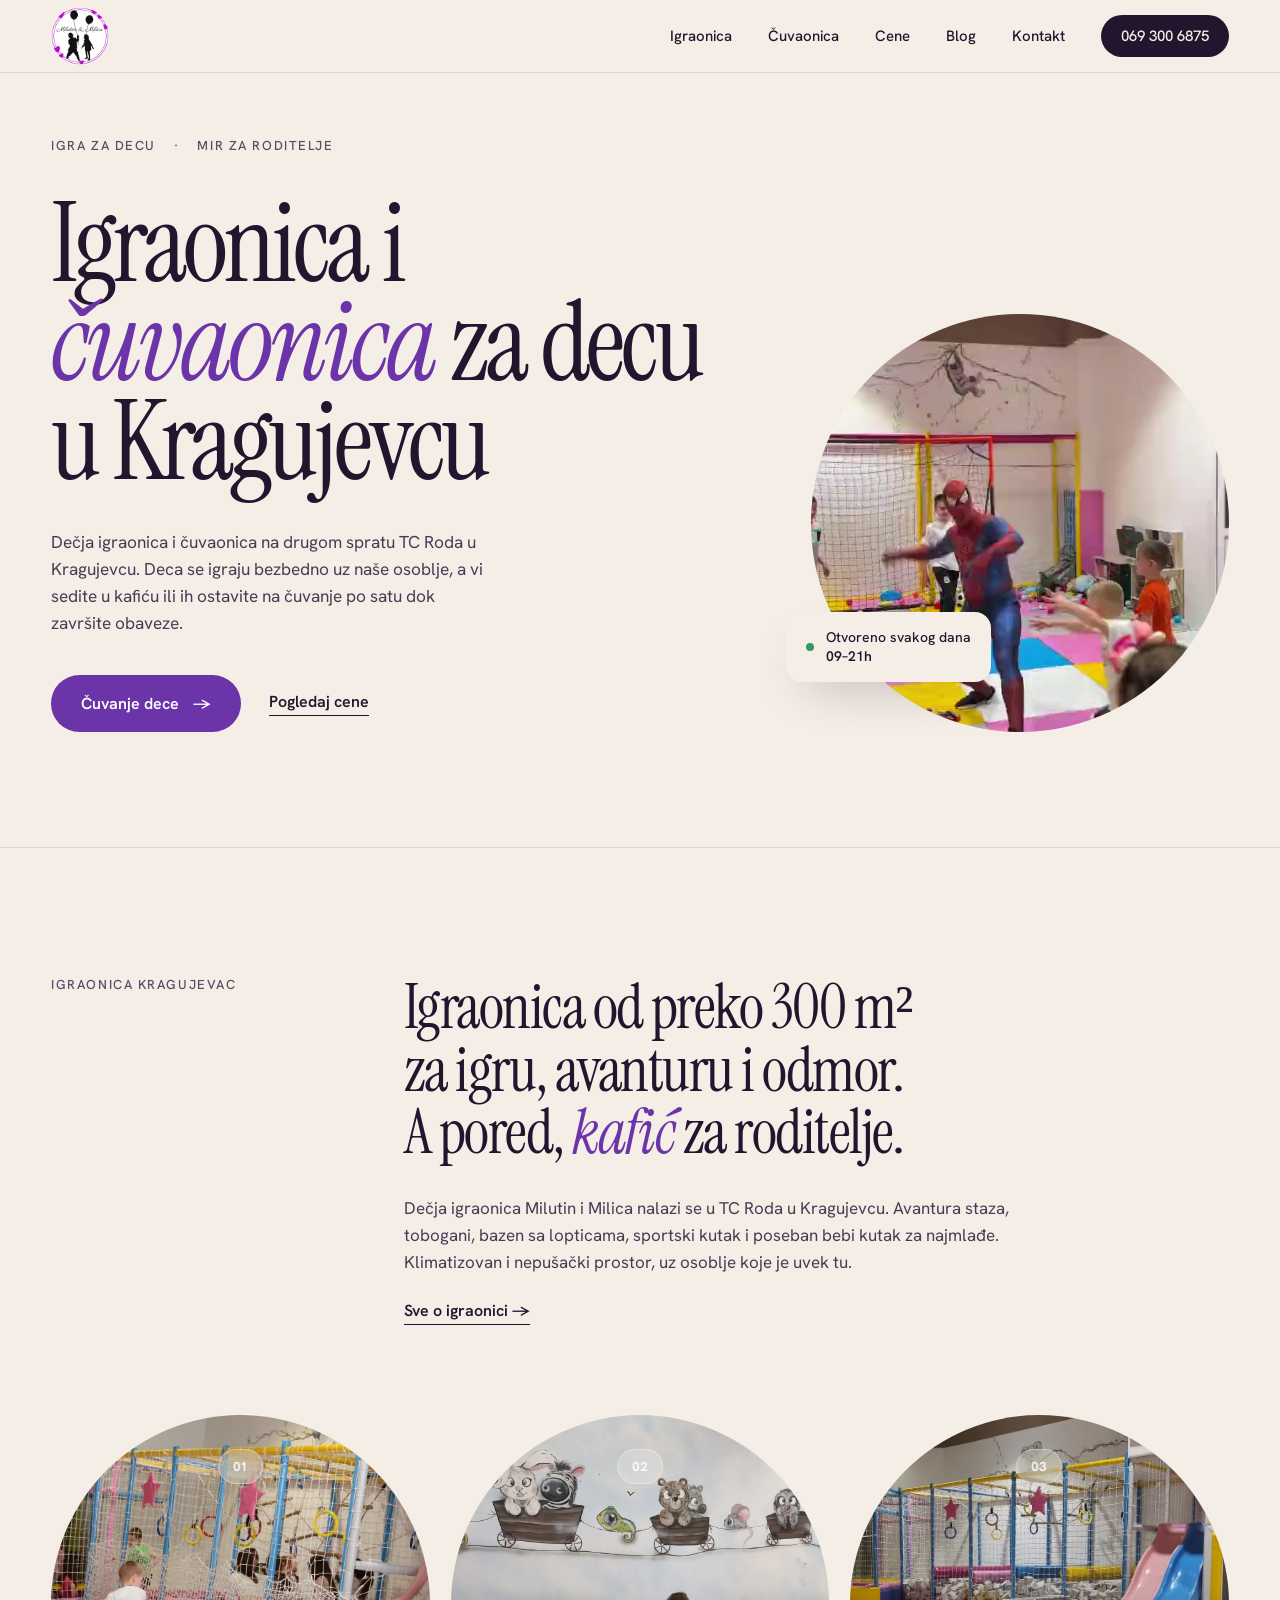
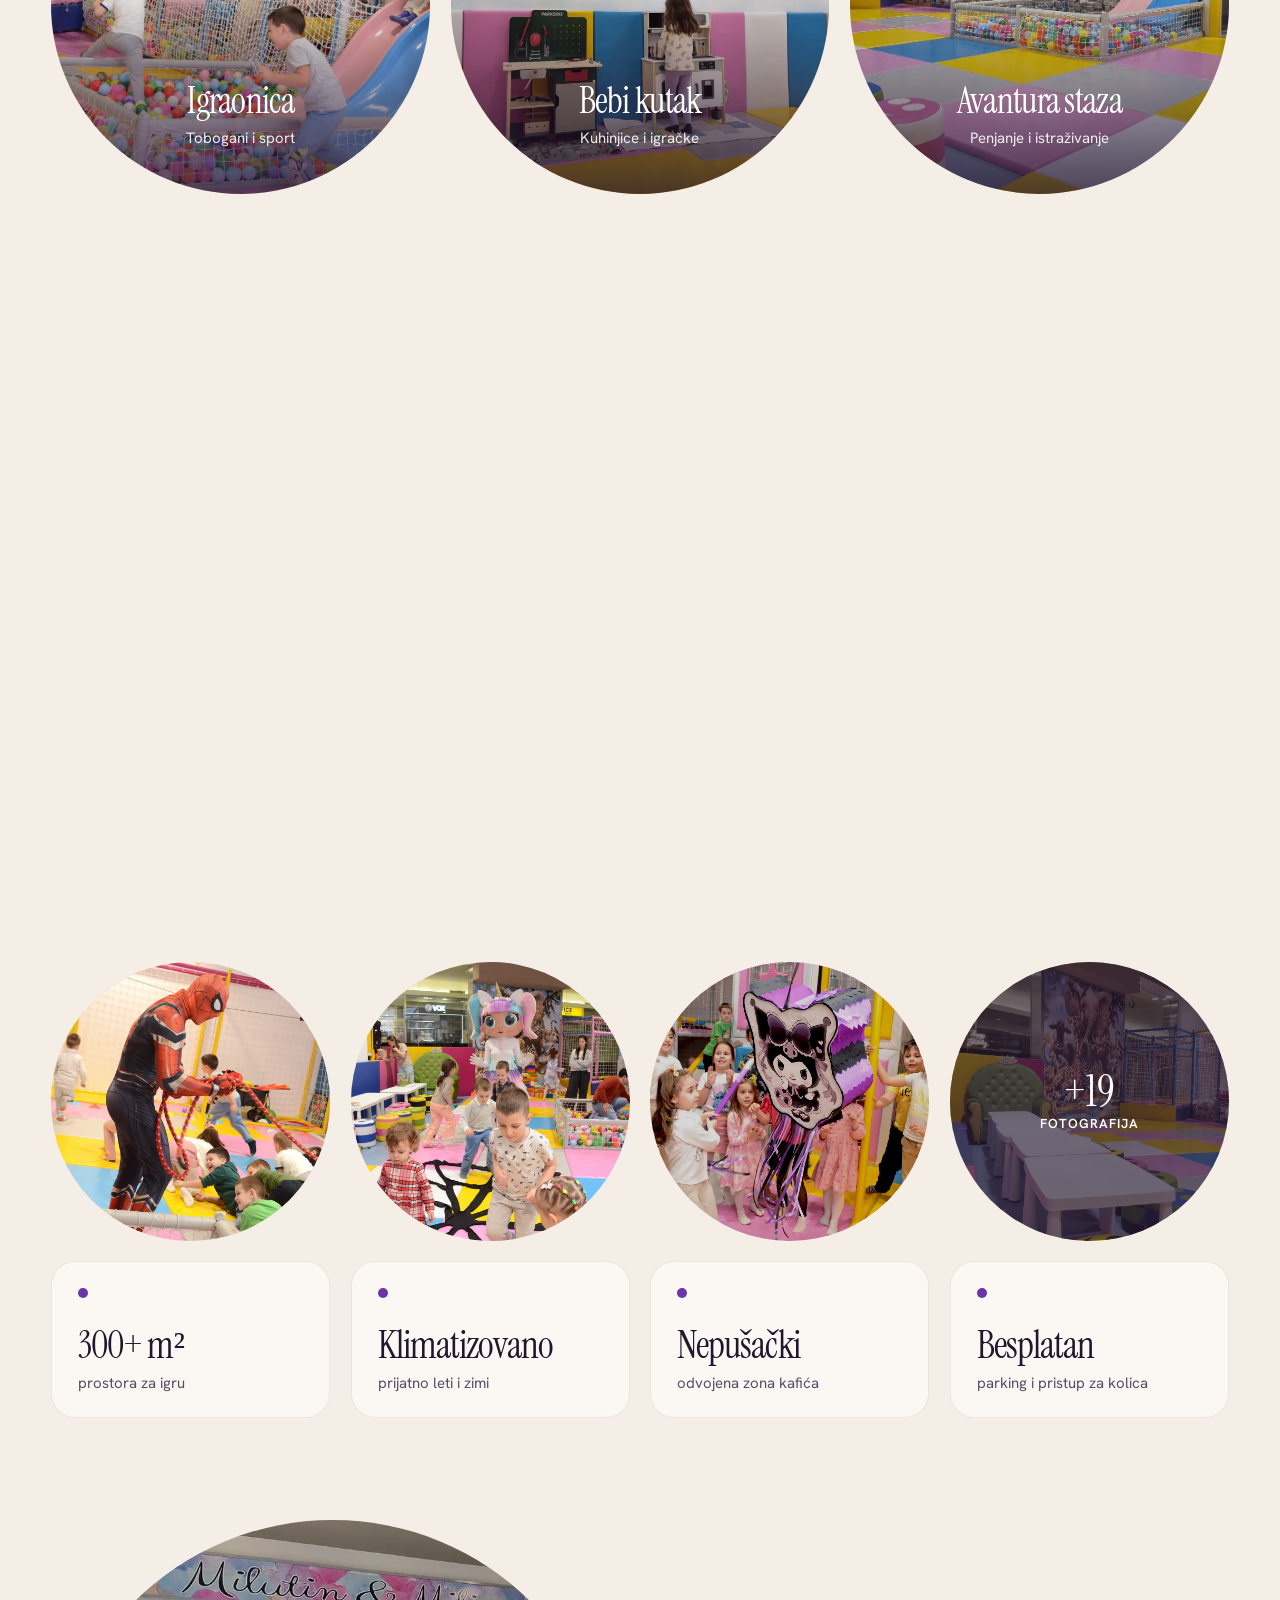
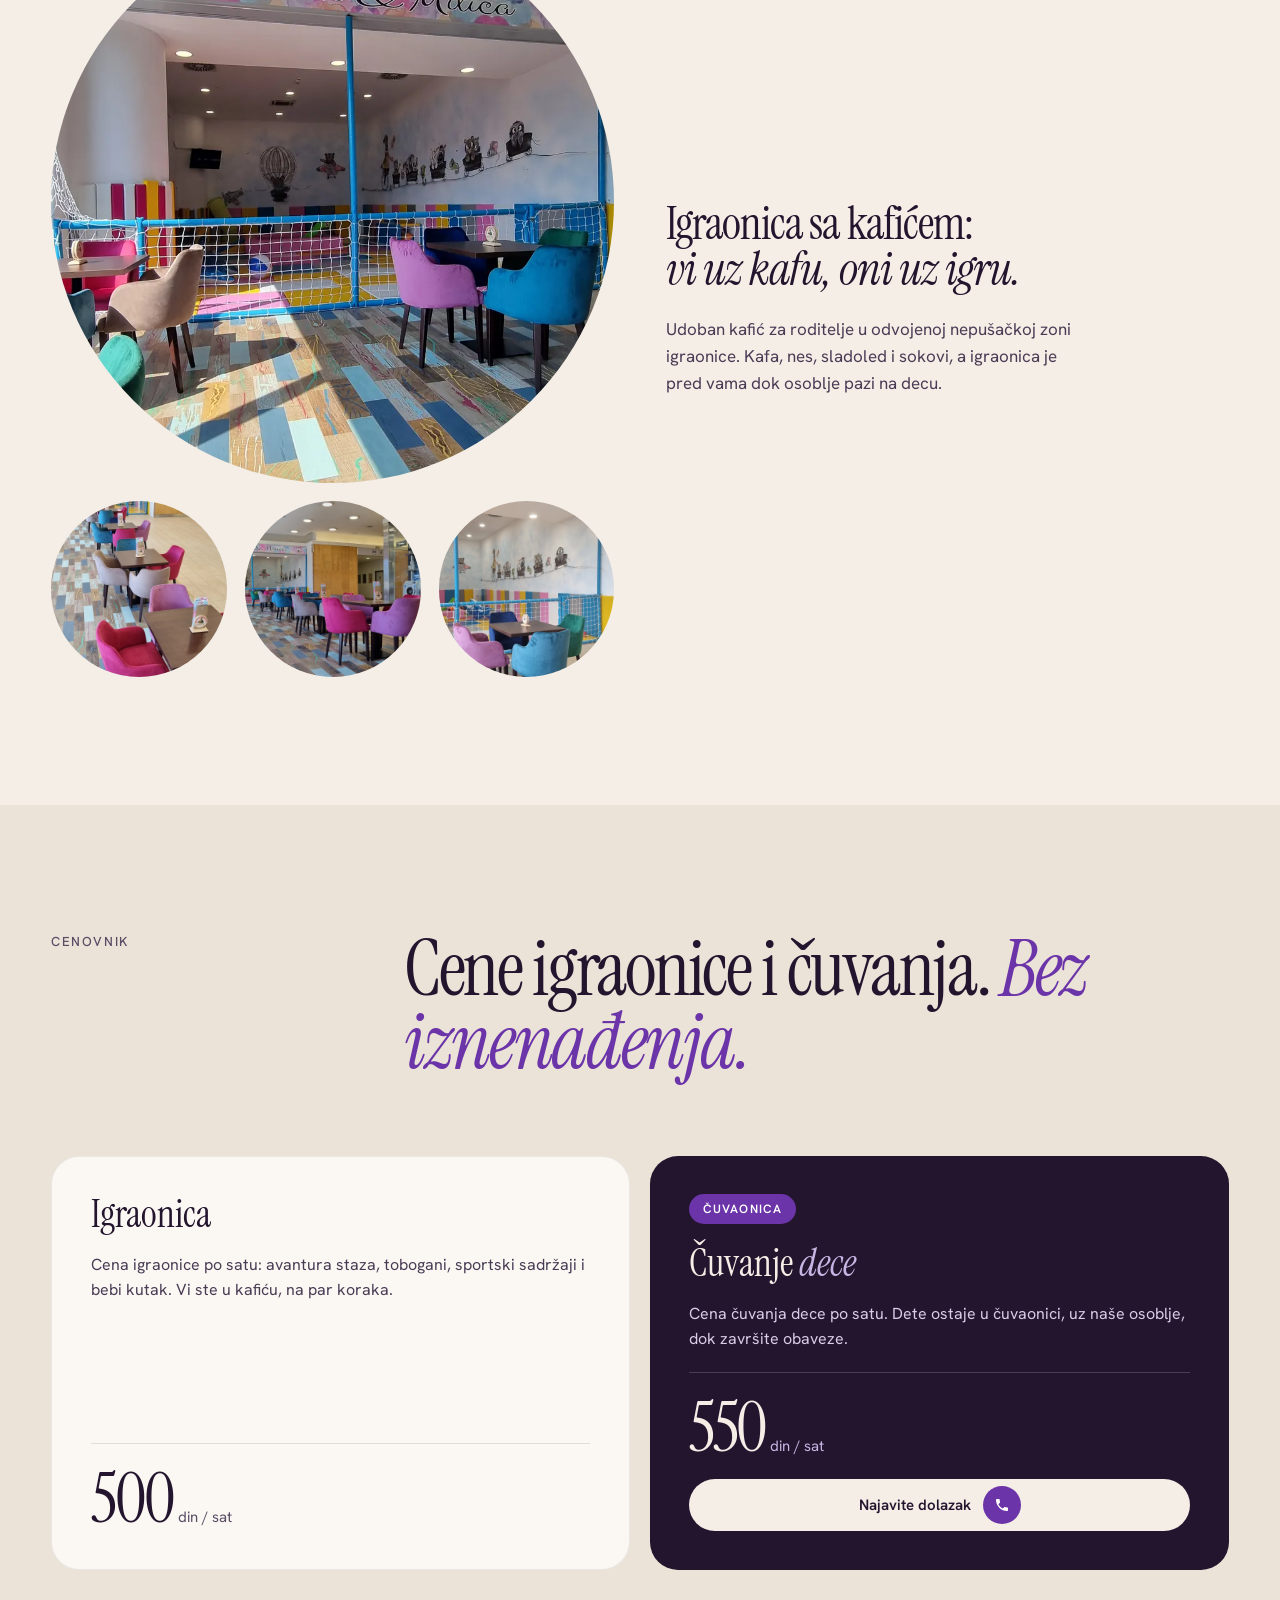
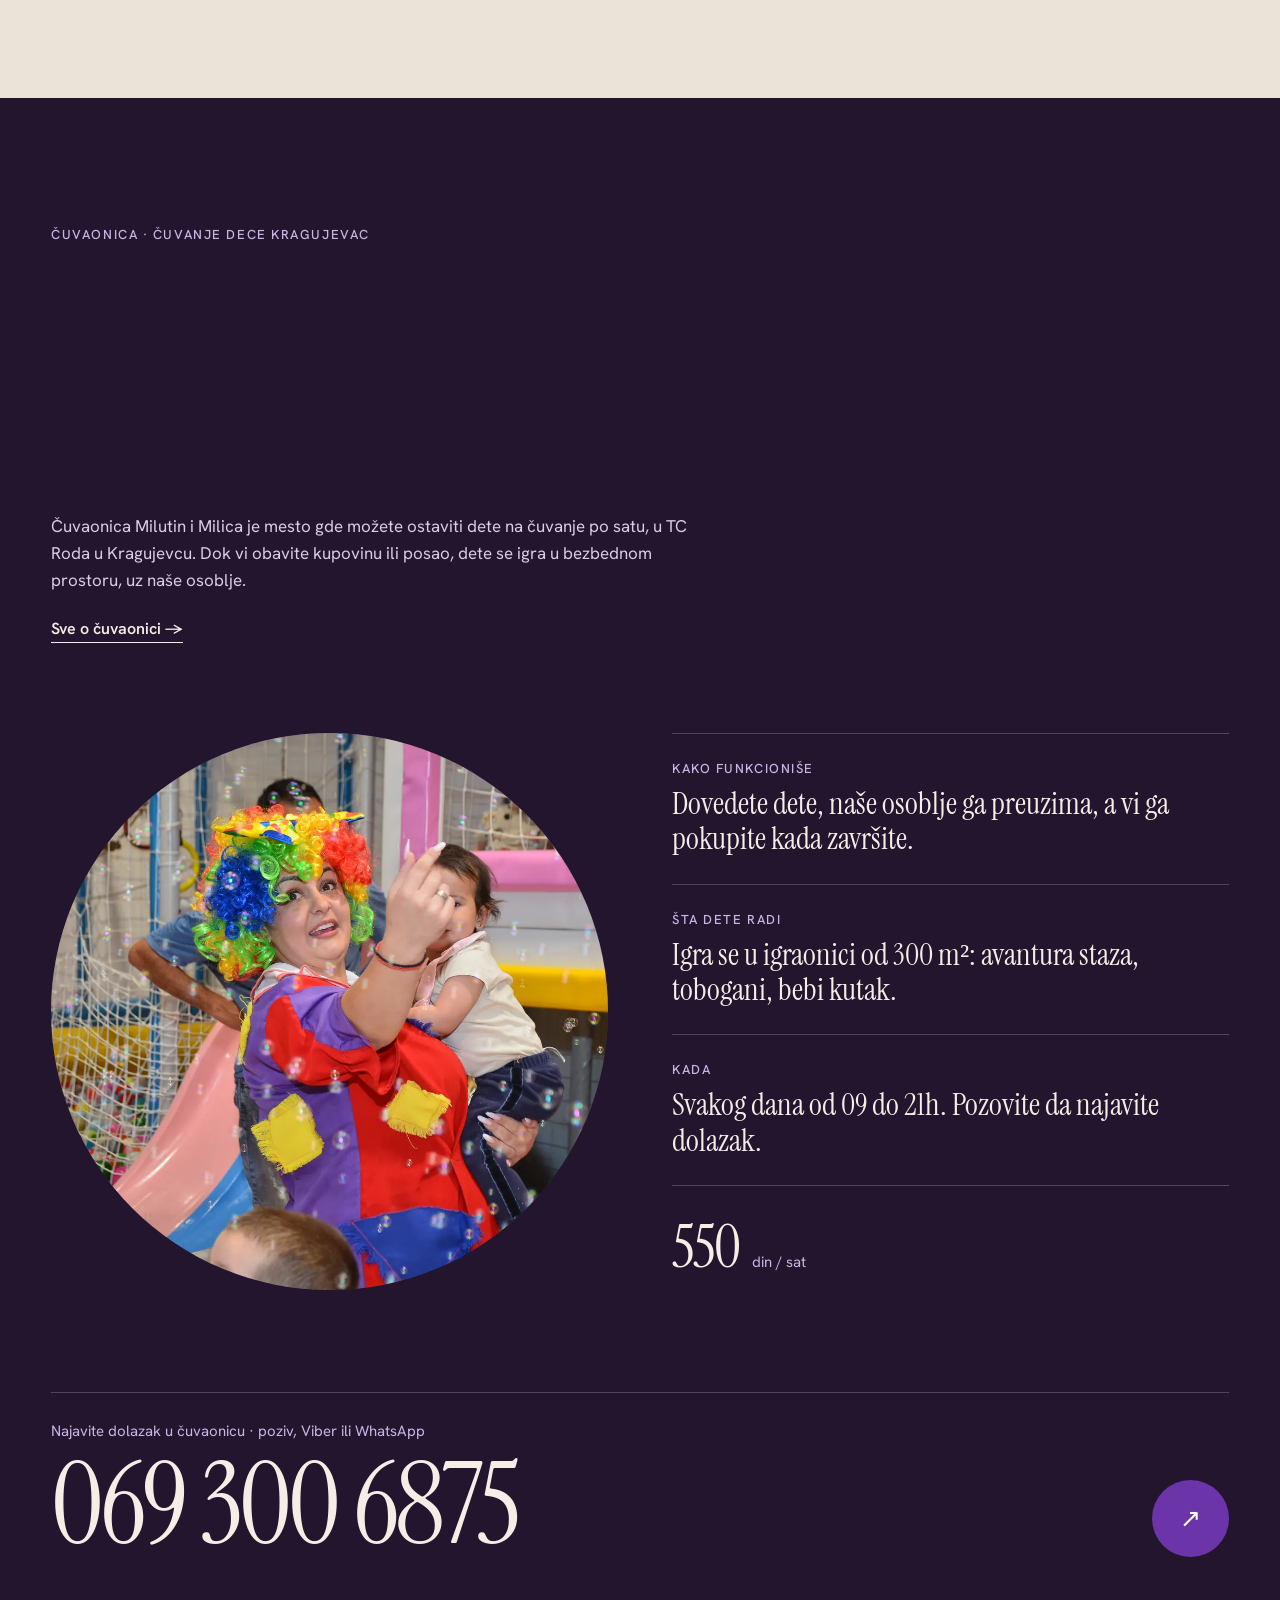
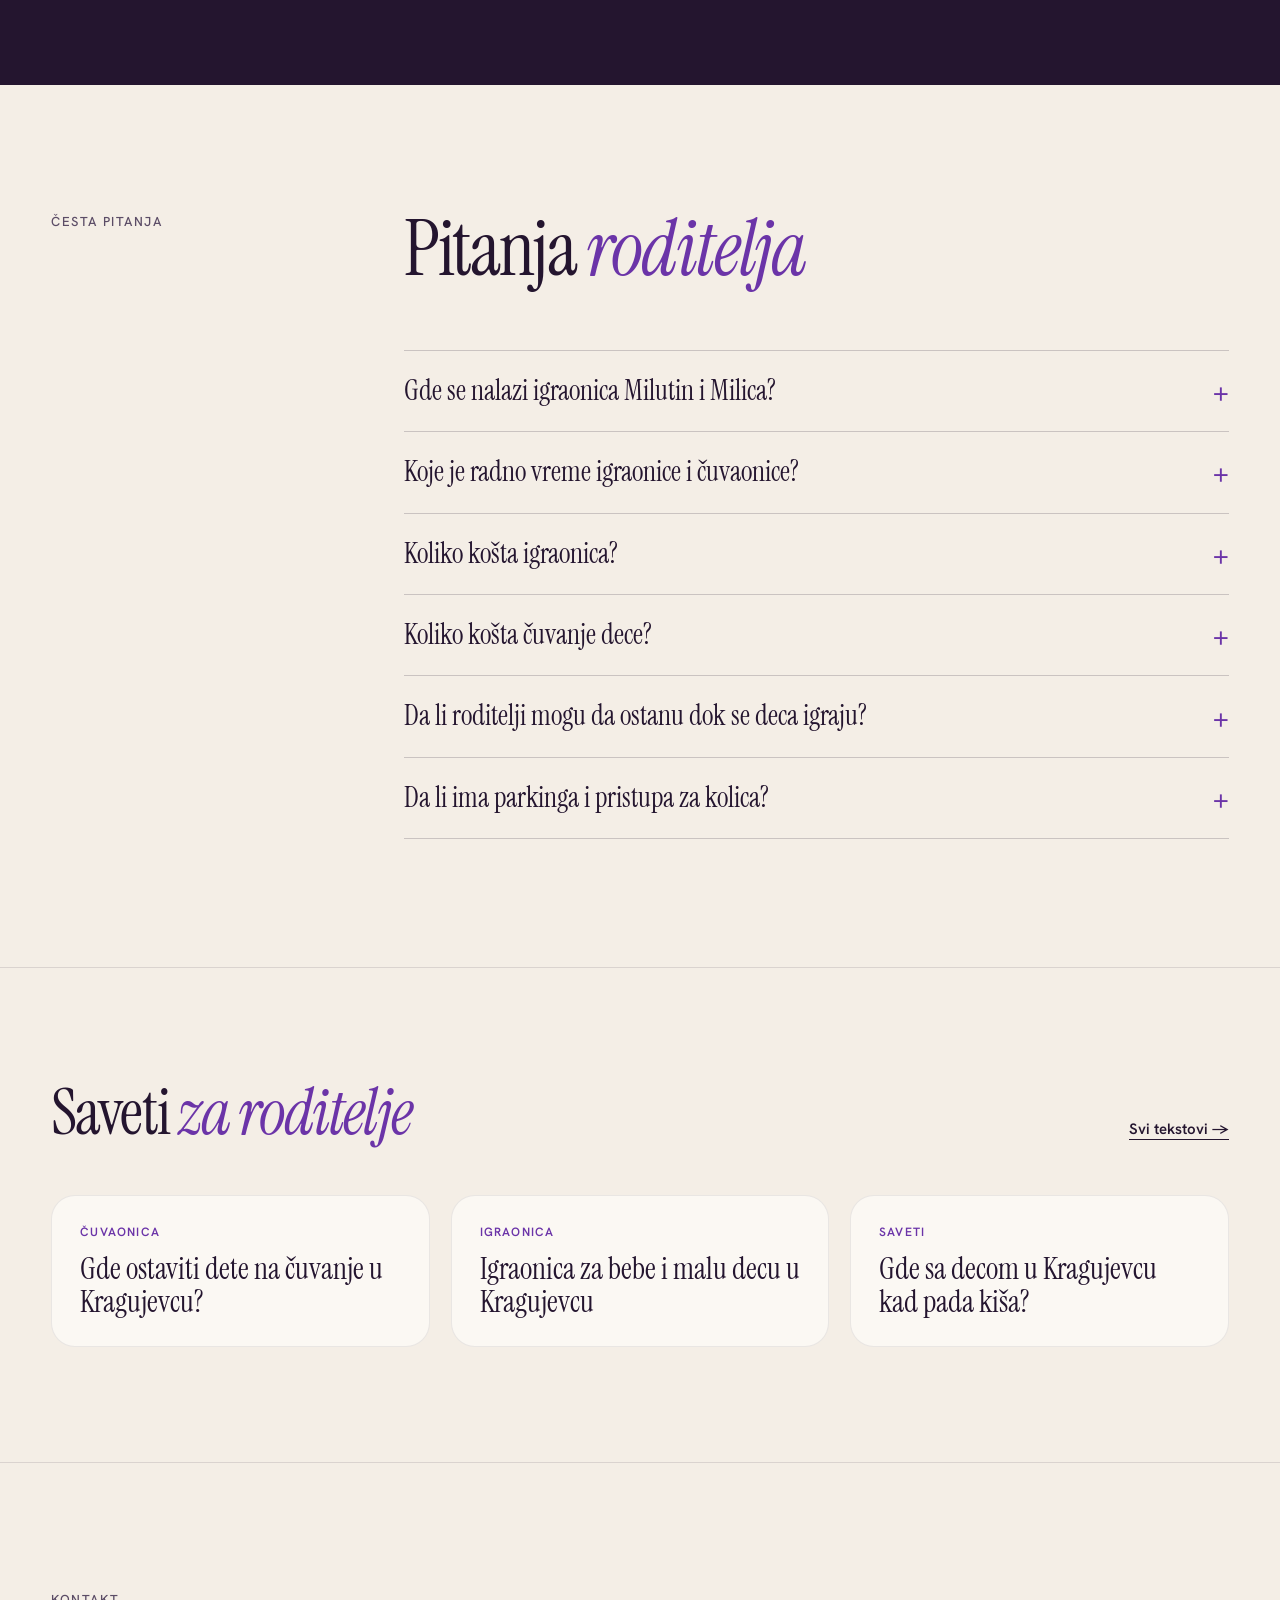
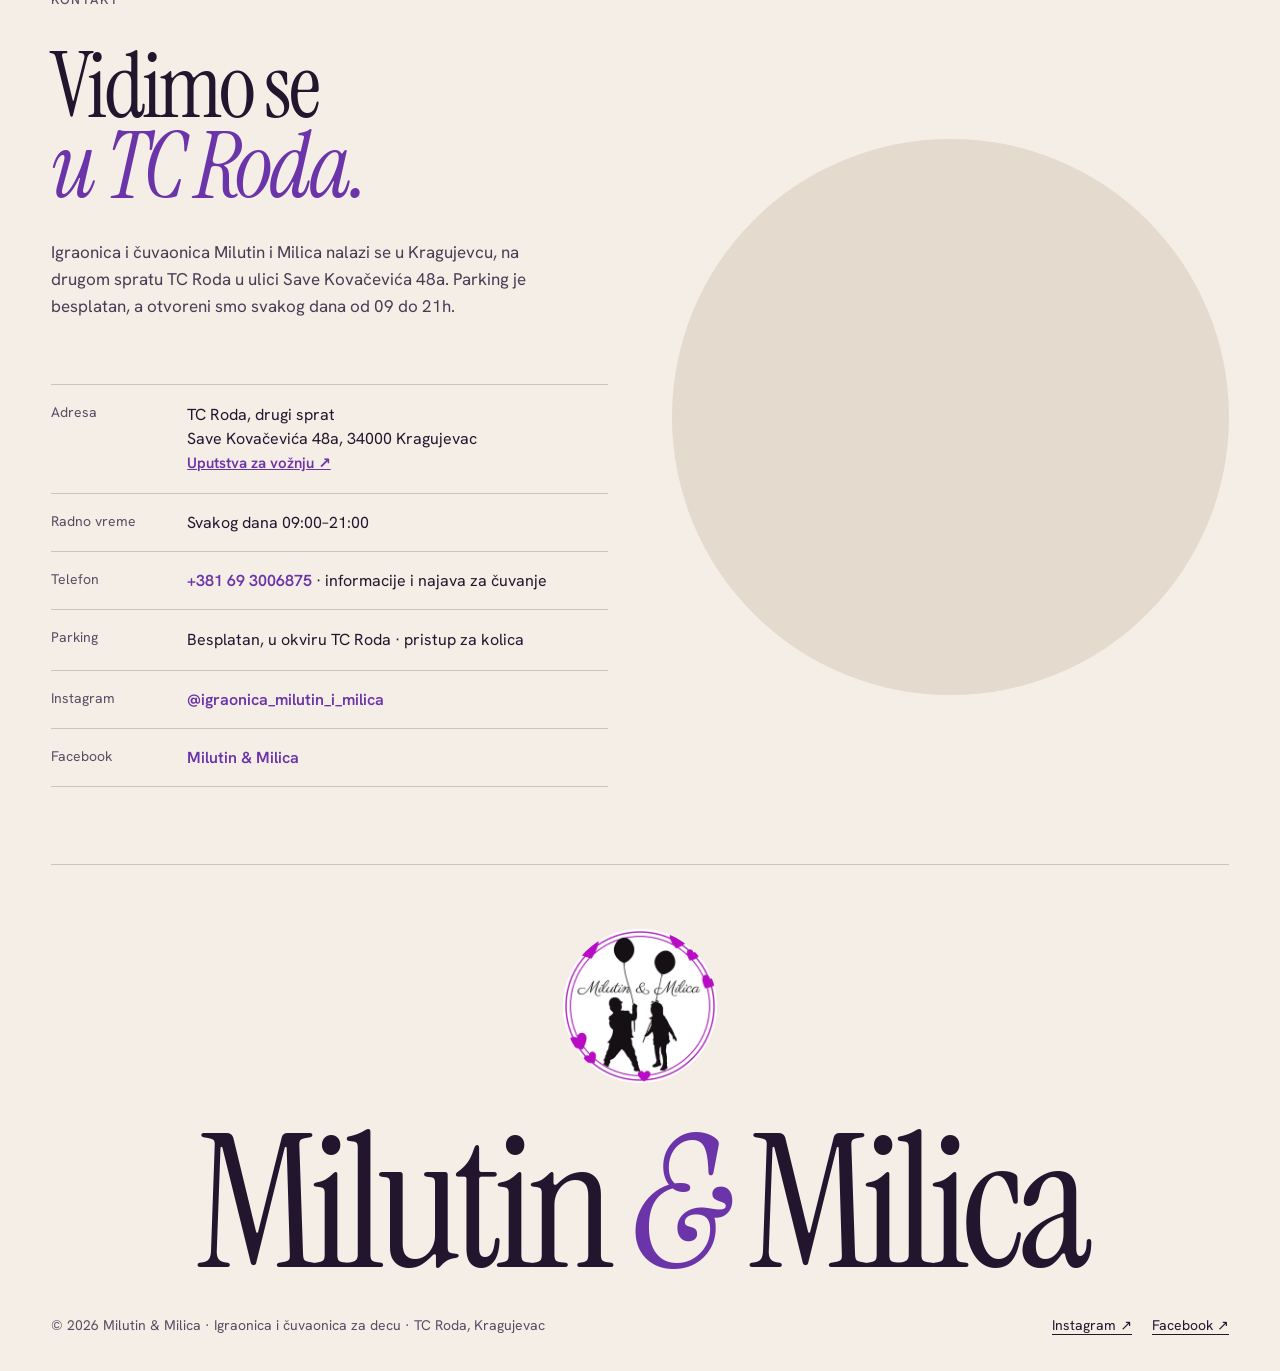
<file: index.html>
<!DOCTYPE html>
<html lang="sr">
<head>
<meta charset="utf-8">
<meta name="viewport" content="width=device-width, initial-scale=1">
<title>Igraonica i čuvaonica za decu Kragujevac · Milutin &amp; Milica · TC Roda</title>
<link rel="icon" href="data:image/svg+xml,%3Csvg xmlns='http://www.w3.org/2000/svg' viewBox='0 0 64 64'%3E%3Ccircle cx='32' cy='32' r='32' fill='%236B34A8'/%3E%3Ctext x='32' y='42' text-anchor='middle' font-family='Georgia,serif' font-size='26' fill='%23F4EEE6'%3EM%26amp;M%3C/text%3E%3C/svg%3E">
<meta name="theme-color" content="#F4EEE6">
<meta name="description" content="Igraonica i čuvaonica za decu u Kragujevcu, TC Roda (2. sprat). Preko 300 m² za igru, čuvanje dece po satu uz osoblje i kafić za roditelje. Svakog dana 09–21h. ☎ 069 300 6875">
<meta name="robots" content="index, follow, max-image-preview:large">
<link rel="canonical" href="https://misicv89-ops.github.io/Milutin-i-Milica/">
<meta name="geo.region" content="RS-12">
<meta name="geo.placename" content="Kragujevac">
<meta property="og:type" content="website">
<meta property="og:locale" content="sr_RS">
<meta property="og:site_name" content="Milutin &amp; Milica">
<meta property="og:url" content="https://misicv89-ops.github.io/Milutin-i-Milica/">
<meta property="og:title" content="Igraonica i čuvaonica Milutin &amp; Milica · Kragujevac">
<meta property="og:description" content="Igra za decu. Mir za roditelje. Igraonica i čuvanje dece u TC Roda, Kragujevac · svakog dana 09–21h.">
<meta property="og:image" content="https://misicv89-ops.github.io/Milutin-i-Milica/og-image.jpg">
<meta property="og:image:width" content="1200">
<meta property="og:image:height" content="630">
<meta property="og:image:type" content="image/jpeg">
<meta property="og:image:alt" content="Logo Milutin &amp; Milica – igraonica i čuvaonica za decu, Kragujevac">
<meta name="twitter:image" content="https://misicv89-ops.github.io/Milutin-i-Milica/og-image.jpg">
<meta name="twitter:card" content="summary_large_image">
<script type="application/ld+json">{"@context":"https://schema.org","@type":["ChildCare","EntertainmentBusiness"],"@id":"https://misicv89-ops.github.io/Milutin-i-Milica/#biz","name":"Igraonica i čuvaonica Milutin i Milica","alternateName":"Milutin & Milica","description":"Igraonica i čuvaonica za decu u TC Roda u Kragujevcu. Preko 300 m² prostora za igru, čuvanje dece po satu uz osoblje i kafić za roditelje.","url":"https://misicv89-ops.github.io/Milutin-i-Milica/","image":"https://misicv89-ops.github.io/Milutin-i-Milica/og-image.jpg","logo":"https://misicv89-ops.github.io/Milutin-i-Milica/og-image.jpg","telephone":"+381693006875","priceRange":"500–550 RSD","currenciesAccepted":"RSD","address":{"@type":"PostalAddress","streetAddress":"Save Kovačevića 48a, TC Roda, 2. sprat","addressLocality":"Kragujevac","postalCode":"34000","addressCountry":"RS"},"areaServed":{"@type":"City","name":"Kragujevac"},"hasMap":"https://www.google.com/maps/place/milutin+i+milica+igraonica+kragujevac/data=!4m2!3m1!1s0x47572153a0c4282f:0xf12db5d268a8751a","openingHoursSpecification":[{"@type":"OpeningHoursSpecification","dayOfWeek":["Monday","Tuesday","Wednesday","Thursday","Friday","Saturday","Sunday"],"opens":"09:00","closes":"21:00"}],"amenityFeature":[{"@type":"LocationFeatureSpecification","name":"Besplatan parking","value":true},{"@type":"LocationFeatureSpecification","name":"Klimatizovano","value":true},{"@type":"LocationFeatureSpecification","name":"Nepušački prostor","value":true},{"@type":"LocationFeatureSpecification","name":"Pristup za kolica","value":true}],"makesOffer":[{"@type":"Offer","name":"Igraonica – igranje","price":"500","priceCurrency":"RSD","description":"Cena po satu"},{"@type":"Offer","name":"Čuvaonica – čuvanje dece","price":"550","priceCurrency":"RSD","description":"Cena po satu"}],"sameAs":["https://www.instagram.com/igraonica_milutin_i_milica/","https://www.facebook.com/milutin.milica.2025/"]}</script>
<script type="application/ld+json">{"@context":"https://schema.org","@type":"FAQPage","mainEntity":[{"@type":"Question","name":"Gde se nalazi igraonica Milutin i Milica?","acceptedAnswer":{"@type":"Answer","text":"Na drugom spratu TC Roda, Save Kovačevića 48a, 34000 Kragujevac. Parking u okviru TC Roda je besplatan."}},{"@type":"Question","name":"Koje je radno vreme igraonice i čuvaonice?","acceptedAnswer":{"@type":"Answer","text":"Otvoreni smo svakog dana od 09:00 do 21:00."}},{"@type":"Question","name":"Koliko košta igraonica?","acceptedAnswer":{"@type":"Answer","text":"Igranje u igraonici košta 500 dinara po satu."}},{"@type":"Question","name":"Koliko košta čuvanje dece?","acceptedAnswer":{"@type":"Answer","text":"Čuvanje dece u čuvaonici košta 550 dinara po satu. Dete ostaje uz naše osoblje dok vi završite obaveze."}},{"@type":"Question","name":"Da li roditelji mogu da ostanu dok se deca igraju?","acceptedAnswer":{"@type":"Answer","text":"Da. Pored igraonice je kafić u odvojenoj nepušačkoj zoni, sa kafom, sladoledom i sokovima."}},{"@type":"Question","name":"Da li ima parkinga i pristupa za kolica?","acceptedAnswer":{"@type":"Answer","text":"Da, parking u TC Roda je besplatan, a prostor ima pristup za dečija kolica."}}]}</script>
<link rel="preconnect" href="https://fonts.googleapis.com">
<link rel="preconnect" href="https://fonts.gstatic.com" crossorigin="">
<link href="https://fonts.googleapis.com/css2?family=Instrument+Serif:ital@0;1&amp;family=Hanken+Grotesk:wght@400;500;600&amp;display=swap" rel="stylesheet">
<style>
*{box-sizing:border-box}
html{scroll-behavior:smooth;scroll-padding-top:72px}
body{margin:0;background:#F4EEE6;color:#24152F;font-family:'Hanken Grotesk',system-ui,sans-serif;-webkit-font-smoothing:antialiased}
a{color:#6B34A8}
a:hover{color:#24152F}
::selection{background:#24152F;color:#F4EEE6}
:focus-visible{outline:2px solid #6B34A8;outline-offset:4px}
@media (prefers-reduced-motion: reduce){html{scroll-behavior:auto}*{transition:none!important}}
#faq summary::-webkit-details-marker{display:none}
#faq summary{list-style:none}
#faq details[open] [data-faq-icon]{transform:rotate(45deg)}
@media (max-width:899px){
main,footer{text-align:center}
main p,main h1,main h2,main h3{margin-left:auto!important;margin-right:auto!important;text-wrap:balance}
main [style*="display:flex"],main [style*="display: flex"],main [style*="display:inline-flex"],main [style*="display: inline-flex"],footer [style*="display:flex"],footer [style*="display: flex"]{justify-content:center!important}
main article,main [style*="flex-direction:column"],main [style*="flex-direction: column"]{align-items:center!important}
main dl>div{grid-template-columns:1fr!important;gap:4px!important;justify-items:center}
main li{align-items:center!important}
main a[href^="tel"][style*="justify-content:space-between"]{flex-direction:column;align-items:center!important}
main a[href^="tel"][style*="justify-content: space-between"]{flex-direction:column;align-items:center!important}
main article a[href^="tel"]{flex-direction:row!important;align-self:stretch;justify-content:center!important}
#kontakt dl>div{padding:20px 0!important}
#kontakt dt{font-size:12px!important;font-weight:600;letter-spacing:0.14em;text-transform:uppercase;color:#6B34A8!important}
#kontakt dd{font-size:17px!important;line-height:1.5}
#kontakt dd a[href*="maps"]{display:inline-flex;margin-top:12px;padding:12px 20px;border-radius:999px;background:#6B34A8;color:#fff!important;text-decoration:none}
#kontakt h2{text-align:center}
#faq summary{text-align:left}
#faq summary h3{margin:0!important;justify-self:start;text-align:left;width:100%}
#faq details p{text-align:left;margin-left:0!important}
#kontakt [data-m-hide]{display:none!important}
[data-hero-tag]{justify-content:center!important;text-align:center;width:100%}
}
@keyframes mmLoaderOut{to{opacity:0;visibility:hidden;pointer-events:none}}
@keyframes mmLogoIn{0%{opacity:0;transform:scale(.82)}35%{opacity:1;transform:scale(1.04)}55%{transform:scale(.98)}75%{transform:scale(1.03)}100%{opacity:1;transform:scale(1)}}
@keyframes mmHeart{0%{opacity:0;transform:translate(-50%,-50%) rotate(var(--a)) translateY(calc(var(--r) * -1)) rotate(calc(var(--a) * -1)) scale(.3)}30%{opacity:1}60%{transform:translate(-50%,-50%) rotate(calc(var(--a) + 40deg)) translateY(calc(var(--r) * -1 - 14px)) rotate(calc(var(--a) * -1 - 40deg)) scale(1.15)}100%{opacity:0;transform:translate(-50%,-50%) rotate(calc(var(--a) + 80deg)) translateY(calc(var(--r) * -1 - 34px)) rotate(calc(var(--a) * -1 - 80deg)) scale(.7)}}
</style>

<style>
:root{--hh:72px;--logo:58px;--mapw:100%}
@media (max-width:899px){:root{--hh:64px;--logo:52px;--mapw:min(100%,340px)}}
.only-d{display:contents}.only-m{display:none}
@media (max-width:899px){.only-d{display:none}.only-m{display:contents}}
.mm-menu[hidden]{display:none!important}@media (min-width:900px){.mm-menu{display:none!important}}
.mm-bar,.mm-deco{display:none}.mm-bar.on,.mm-deco.on{display:contents}
#mm-zoom[hidden]{display:none}
html.mm-seen #mm-loader-wrap{display:none}
body.mm-lock{overflow:hidden}
[data-g="cafeCols"]{grid-template-columns:minmax(0,1fr) minmax(0,1fr)}
@media (max-width:899px){[data-g="cafeCols"]{grid-template-columns:minmax(0,1fr)}}
[data-g="factCols"]{grid-template-columns:repeat(4,minmax(0,1fr))}
@media (max-width:1099px){[data-g="factCols"]{grid-template-columns:repeat(2,minmax(0,1fr))}}
@media (max-width:519px){[data-g="factCols"]{grid-template-columns:minmax(0,1fr)}}
[data-g="galCols"]{grid-template-columns:repeat(3,minmax(0,1fr))}
@media (max-width:759px){[data-g="galCols"]{grid-template-columns:minmax(0,1fr)}}
[data-g="galleryCols"]{grid-template-columns:repeat(4,minmax(0,1fr))}
@media (max-width:759px){[data-g="galleryCols"]{grid-template-columns:repeat(2,minmax(0,1fr))}}
[data-g="heroCols"]{grid-template-columns:minmax(0,1.25fr) minmax(0,0.75fr)}
@media (max-width:899px){[data-g="heroCols"]{grid-template-columns:minmax(0,1fr)}}
[data-g="priceCols"]{grid-template-columns:repeat(2,minmax(0,1fr))}
@media (max-width:759px){[data-g="priceCols"]{grid-template-columns:minmax(0,1fr)}}
[data-g="splitCols"]{grid-template-columns:minmax(0,0.35fr) minmax(0,1fr)}
@media (max-width:899px){[data-g="splitCols"]{grid-template-columns:minmax(0,1fr)}}
.hv0:hover{color:#6B34A8!important}
.hv1:hover{background:#6B34A8!important;color:#fff!important}
.hv2:hover{background:#24152F!important;color:#fff!important;transform:translateY(-2px)!important}
.hv3:hover{color:#6B34A8!important;border-color:#6B34A8!important}
.hv4:hover{transform:translateY(-6px)!important}
.hv5:hover{transform:scale(1.03)!important}
.hv6:hover{transform:translateY(-6px)!important;box-shadow:0 30px 60px -30px rgba(36,21,47,0.35)!important}
.hv7:hover{transform:translateY(-6px)!important;box-shadow:0 30px 60px -24px rgba(107,52,168,0.6)!important}
.hv8:hover{background:#fff!important;color:#6B34A8!important}
.hv9:hover{color:#C9B5E4!important;border-color:#C9B5E4!important}
.hv10:hover{color:#C9B5E4!important}
.hv11:hover{transform:translateY(-4px)!important}
.hv12:hover{background:#6B34A8!important}
</style>
<script>try{if(localStorage.getItem('mm_seen')==='1')document.documentElement.classList.add('mm-seen')}catch(e){}</script>
</head>
<body>
<div style="position:relative;overflow-x:clip">

<div id="mm-loader-wrap">
<div role="status" aria-label="Učitavanje" style="position:fixed;inset:0;z-index:200;background:#F4EEE6;display:grid;place-items:center;animation:mmLoaderOut .3s ease .7s forwards">
  <div style="position:relative;width:clamp(180px,44vw,240px);aspect-ratio:1/1">
    <img src="uploads/logo-milutin-i-milica-instagram-a934bb74.jpg" alt="Milutin &amp; Milica" fetchpriority="high" style="width:100%;height:100%;border-radius:50%;object-fit:cover;display:block;box-shadow:0 30px 60px -30px rgba(107,52,168,0.45);animation:mmLogoIn .65s cubic-bezier(.2,.8,.2,1) both">
    <span aria-hidden="true" style="position:absolute;left:50%;top:50%;--a:0deg;--r:clamp(118px,24vw,158px);font-size:26px;line-height:1;color:#B70FC6;opacity:0;animation:mmHeart .6s cubic-bezier(.3,.7,.3,1) 0ms both">♥</span>
    <span aria-hidden="true" style="position:absolute;left:50%;top:50%;--a:60deg;--r:clamp(118px,24vw,158px);font-size:18px;line-height:1;color:#6B34A8;opacity:0;animation:mmHeart .6s cubic-bezier(.3,.7,.3,1) 20ms both">♥</span>
    <span aria-hidden="true" style="position:absolute;left:50%;top:50%;--a:120deg;--r:clamp(118px,24vw,158px);font-size:22px;line-height:1;color:#B70FC6;opacity:0;animation:mmHeart .6s cubic-bezier(.3,.7,.3,1) 40ms both">♥</span>
    <span aria-hidden="true" style="position:absolute;left:50%;top:50%;--a:180deg;--r:clamp(118px,24vw,158px);font-size:16px;line-height:1;color:#6B34A8;opacity:0;animation:mmHeart .6s cubic-bezier(.3,.7,.3,1) 60ms both">♥</span>
    <span aria-hidden="true" style="position:absolute;left:50%;top:50%;--a:240deg;--r:clamp(118px,24vw,158px);font-size:24px;line-height:1;color:#B70FC6;opacity:0;animation:mmHeart .6s cubic-bezier(.3,.7,.3,1) 80ms both">♥</span>
    <span aria-hidden="true" style="position:absolute;left:50%;top:50%;--a:300deg;--r:clamp(118px,24vw,158px);font-size:20px;line-height:1;color:#6B34A8;opacity:0;animation:mmHeart .6s cubic-bezier(.3,.7,.3,1) 100ms both">♥</span>
  </div>
</div>
</div>

<header style="position:sticky;top:0;z-index:40;background:rgba(244,238,230,0.86);backdrop-filter:blur(16px);-webkit-backdrop-filter:blur(16px);border-bottom:1px solid rgba(36,21,47,0.1)">
  <div style="max-width:1400px;margin:0 auto;padding:0 clamp(20px,4vw,56px);min-height:var(--hh);display:flex;align-items:center;justify-content:space-between;gap:24px">
    <a href="#top" aria-label="Milutin &amp; Milica, početak" style="display:flex;align-items:center;padding:6px 0;text-decoration:none">
      <img src="uploads/milutin-i-milica-logo-badge.png" alt="Milutin &amp; Milica" width="52" height="52" fetchpriority="high" style="width:var(--logo);height:var(--logo);border-radius:50%;background:#fff;display:block;flex:none">
    </a>
    <div class="only-d">
      <nav aria-label="Glavna navigacija" style="display:flex;align-items:center;gap:36px;font-size:15px;font-weight:500">
        <a href="igraonica.html" style="color:#24152F;text-decoration:none" class="hv0">Igraonica</a>
        <a href="cuvaonica.html" style="color:#24152F;text-decoration:none" class="hv0">Čuvaonica</a>
        <a href="#cene" style="color:#24152F;text-decoration:none" class="hv0">Cene</a>
        <a href="blog.html" style="color:#24152F;text-decoration:none" class="hv0">Blog</a>
        <a href="#kontakt" style="color:#24152F;text-decoration:none" class="hv0">Kontakt</a>
        <a href="tel:+381693006875" style="padding:11px 20px;border-radius:999px;background:#24152F;color:#F4EEE6;text-decoration:none;transition:background .25s" class="hv1">069 300 6875</a>
      </nav>
    </div>
    <div class="only-m">
      <button type="button" id="mm-menu-btn" aria-expanded="false" aria-controls="mm-menu" style="height:44px;padding:0 4px;border:0;background:none;color:#24152F;font:500 15px 'Hanken Grotesk',sans-serif;letter-spacing:0.02em;cursor:pointer;border-bottom:1px solid #24152F">Meni</button>
    </div>
  </div>
  <div id="mm-menu" class="mm-menu" hidden>
    <nav aria-label="Mobilna navigacija" style="position:absolute;top:var(--hh);left:0;right:0;height:calc(100dvh - var(--hh));background:#F4EEE6;padding:24px 20px 120px;display:flex;flex-direction:column">
      <a href="#prostor" style="padding:14px 0;font-family:'Instrument Serif',serif;font-size:48px;line-height:1;color:#24152F;text-decoration:none;border-bottom:1px solid rgba(36,21,47,0.12)">Igraonica</a>
      <a href="#cuvaonica" style="padding:14px 0;font-family:'Instrument Serif',serif;font-size:48px;line-height:1;color:#24152F;text-decoration:none;border-bottom:1px solid rgba(36,21,47,0.12)">Čuvaonica</a>
      <a href="#cene" style="padding:14px 0;font-family:'Instrument Serif',serif;font-size:48px;line-height:1;color:#24152F;text-decoration:none;border-bottom:1px solid rgba(36,21,47,0.12)">Cene</a>
      <a href="#faq" style="padding:14px 0;font-family:'Instrument Serif',serif;font-size:48px;line-height:1;color:#24152F;text-decoration:none;border-bottom:1px solid rgba(36,21,47,0.12)">Pitanja</a>
      <a href="blog.html" style="padding:14px 0;font-family:'Instrument Serif',serif;font-size:48px;line-height:1;color:#24152F;text-decoration:none;border-bottom:1px solid rgba(36,21,47,0.12)">Blog</a>
      <a href="#kontakt" style="padding:14px 0;font-family:'Instrument Serif',serif;font-size:48px;line-height:1;color:#24152F;text-decoration:none">Kontakt</a>
    </nav>
  </div>
</header>

<main id="top">

<section aria-label="Uvod" style="max-width:1400px;margin:0 auto;padding:clamp(28px,5vw,72px) clamp(20px,4vw,56px) clamp(72px,9vw,140px)">
  <div  data-g="heroCols" style="display:grid;gap:clamp(32px,5vw,88px);align-items:end">
    <div>
      <p data-hero-tag="" style="margin:0;display:flex;flex-wrap:wrap;gap:6px 18px;font-size:13px;font-weight:500;letter-spacing:0.12em;text-transform:uppercase;color:#5B4C66;line-height:1.4">
        <span>Igra za decu</span><span aria-hidden="true">·</span><span>Mir za roditelje</span>
      </p>
      <h1 style="margin:clamp(20px,3vw,40px) 0 0;font-family:'Instrument Serif',serif;font-weight:400;font-size:clamp(54px,8.6vw,148px);line-height:0.9;letter-spacing:-0.035em">Igraonica i <em style="font-style:italic;color:#6B34A8">čuvaonica</em> za decu u Kragujevcu</h1>
      <div class="only-m">
        <div style="position:relative;margin:28px auto 0;width:min(100%,420px)">
          <div style="aspect-ratio:1/1;width:100%;border-radius:50%;overflow:hidden;background:#E4DACE"><video class="mm-hero-video" data-src="uploads/hero-video.mp4" poster="uploads/hero-video-poster.jpg" muted loop playsinline preload="none" aria-label="Video: deca se igraju u igraonici Milutin i Milica" style="width:100%;height:100%;object-fit:cover;object-position:50% 50%;display:block"></video></div>
          <div style="position:absolute;left:50%;bottom:-14px;transform:translateX(-50%);padding:12px 18px;border-radius:999px;background:#F4EEE6;box-shadow:0 20px 50px -24px rgba(36,21,47,0.45);display:flex;align-items:center;gap:10px;white-space:nowrap">
            <span style="width:8px;height:8px;border-radius:50%;background:#2F9A62" aria-hidden="true"></span>
            <span style="font-size:14px;font-weight:500">Otvoreno svakog dana · <strong style="font-weight:600">09–21h</strong></span>
          </div>
        </div>
      </div>
      <p style="margin:clamp(24px,3vw,40px) 0 0;max-width:440px;font-size:clamp(17px,1.35vw,19px);line-height:1.55;color:#4A3B55;text-wrap:pretty">Dečja igraonica i čuvaonica na drugom spratu TC Roda u Kragujevcu. Deca se igraju bezbedno uz naše osoblje, a vi sedite u kafiću ili ih ostavite na čuvanje po satu dok završite obaveze.</p>
      <div style="margin-top:clamp(28px,3vw,44px);display:flex;flex-wrap:wrap;align-items:center;gap:14px 28px">
        <a href="cuvaonica.html" data-dhref="cuvaonica.html" data-mhref="#cuvaonica" style="display:inline-flex;align-items:center;gap:14px;padding:18px 30px;border-radius:999px;background:#6B34A8;color:#fff;font-weight:600;font-size:16px;text-decoration:none;transition:background .25s,transform .25s" class="hv2">Čuvanje dece <span aria-hidden="true">→</span></a>
        <a href="#cene" style="font-weight:600;font-size:16px;color:#24152F;text-decoration:none;padding-bottom:3px;border-bottom:1px solid #24152F" class="hv3">Pogledaj cene</a>
      </div>
    </div>
    <div class="only-d">
    <div style="position:relative">
      <div style="aspect-ratio:1/1;width:100%;border-radius:50%;overflow:hidden;background:#E4DACE">
        <video class="mm-hero-video" data-src="uploads/hero-video.mp4" poster="uploads/hero-video-poster.jpg" muted loop playsinline preload="none" aria-label="Video: deca se igraju u igraonici Milutin i Milica" style="width:100%;height:100%;object-fit:cover;object-position:50% 50%;display:block"></video>
      </div>
      <div style="position:absolute;left:clamp(-28px,-2vw,-12px);bottom:12%;padding:16px 20px;border-radius:16px;background:#F4EEE6;box-shadow:0 20px 50px -24px rgba(36,21,47,0.45);display:flex;align-items:center;gap:12px">
        <span style="width:8px;height:8px;border-radius:50%;background:#2F9A62" aria-hidden="true"></span>
        <span style="font-size:14px;font-weight:500;line-height:1.35">Otvoreno svakog dana<br><strong style="font-weight:600">09–21h</strong></span>
      </div>
    </div>
    </div>
  </div>
</section>

<section id="prostor" style="border-top:1px solid rgba(36,21,47,0.12)">
  <div style="max-width:1400px;margin:0 auto;padding:clamp(80px,10vw,160px) clamp(20px,4vw,56px)">
    <div  data-g="splitCols" style="display:grid;gap:24px clamp(32px,5vw,88px)">
      <p style="margin:0;font-size:13px;font-weight:500;letter-spacing:0.12em;text-transform:uppercase;color:#5B4C66">IGRAONICA KRAGUJEVAC</p>
      <div>
        <h2 data-reveal="" style="margin:0;font-family:'Instrument Serif',serif;font-weight:400;font-size:clamp(38px,4.8vw,80px);line-height:1.02;letter-spacing:-0.025em;text-wrap:balance">Igraonica od preko 300 m² za igru, avanturu i odmor. A pored, <em style="font-style:italic;color:#6B34A8">kafić</em> za roditelje.</h2>
        <p data-reveal="" style="margin:clamp(20px,2.4vw,32px) 0 0;max-width:640px;font-size:17px;line-height:1.6;color:#4A3B55;text-wrap:pretty">Dečja igraonica Milutin i Milica nalazi se u TC Roda u Kragujevcu. Avantura staza, tobogani, bazen sa lopticama, sportski kutak i poseban bebi kutak za najmlađe. Klimatizovan i nepušački prostor, uz osoblje koje je uvek tu.</p>
        <div class="only-d"><a href="igraonica.html" style="display:inline-block;margin-top:24px;font-weight:600;font-size:16px;color:#24152F;text-decoration:none;border-bottom:1px solid #24152F;padding-bottom:3px" class="hv3">Sve o igraonici →</a></div>
      </div>
    </div>
    <div  data-g="galCols" style="margin-top:clamp(56px,7vw,112px);display:grid;gap:clamp(14px,1.6vw,22px)">
      <figure data-reveal="" data-zoom="" style="margin:0;cursor:zoom-in;position:relative;aspect-ratio:1/1;width:100%;border-radius:50%;overflow:hidden;background:#E4DACE;transition:transform .5s cubic-bezier(.2,.7,.2,1)" class="hv4">
        <img src="uploads/slike/deca-bazen-sa-lopticama-tobogan-kragujevac.webp" alt="Dečaci trče pored bazena sa lopticama i tobogana u igraonici u Kragujevcu" loading="lazy" style="width:100%;height:100%;object-fit:cover;display:block">
        <div aria-hidden="true" style="position:absolute;inset:0;pointer-events:none;background:linear-gradient(180deg,rgba(36,21,47,0) 45%,rgba(36,21,47,0.78) 100%)"></div>
        <span style="position:absolute;top:9%;left:50%;transform:translateX(-50%);pointer-events:none;padding:8px 14px;border-radius:999px;background:rgba(255,255,255,0.22);backdrop-filter:blur(12px);-webkit-backdrop-filter:blur(12px);border:1px solid rgba(255,255,255,0.35);color:#fff;font-size:13px;font-weight:600;letter-spacing:0.06em">01</span>
        <figcaption style="position:absolute;left:15%;right:15%;bottom:12%;pointer-events:none;display:flex;justify-content:center;text-align:center;color:#fff">
          <span style="display:block"><span style="display:block;font-family:'Instrument Serif',serif;font-size:clamp(32px,2.8vw,42px);line-height:1;letter-spacing:-0.02em">Igraonica</span><span style="display:block;margin-top:8px;font-size:15px;opacity:0.9">Tobogani i sport</span></span>
        </figcaption>
      </figure>
      <figure data-reveal="" data-zoom="" style="margin:0;cursor:zoom-in;position:relative;aspect-ratio:1/1;width:100%;border-radius:50%;overflow:hidden;background:#E4DACE;transition:transform .5s cubic-bezier(.2,.7,.2,1)" class="hv4">
        <img src="uploads/slike/decja-kuhinjica-oslikani-zid-igraonica.webp" alt="Devojčica se igra dečjom kuhinjicom ispod oslikanog zida sa životinjama" loading="lazy" style="width:100%;height:100%;object-fit:cover;display:block">
        <div aria-hidden="true" style="position:absolute;inset:0;pointer-events:none;background:linear-gradient(180deg,rgba(36,21,47,0) 45%,rgba(36,21,47,0.78) 100%)"></div>
        <span style="position:absolute;top:9%;left:50%;transform:translateX(-50%);pointer-events:none;padding:8px 14px;border-radius:999px;background:rgba(255,255,255,0.22);backdrop-filter:blur(12px);-webkit-backdrop-filter:blur(12px);border:1px solid rgba(255,255,255,0.35);color:#fff;font-size:13px;font-weight:600;letter-spacing:0.06em">02</span>
        <figcaption style="position:absolute;left:15%;right:15%;bottom:12%;pointer-events:none;display:flex;justify-content:center;text-align:center;color:#fff">
          <span style="display:block"><span style="display:block;font-family:'Instrument Serif',serif;font-size:clamp(32px,2.8vw,42px);line-height:1;letter-spacing:-0.02em">Bebi kutak</span><span style="display:block;margin-top:8px;font-size:15px;opacity:0.9">Kuhinjice i igračke</span></span>
        </figcaption>
      </figure>
      <figure data-reveal="" data-zoom="" style="margin:0;cursor:zoom-in;position:relative;aspect-ratio:1/1;width:100%;border-radius:50%;overflow:hidden;background:#E4DACE;transition:transform .5s cubic-bezier(.2,.7,.2,1)" class="hv4">
        <img src="uploads/slike/avantura-staza-bazen-sa-lopticama-igraonica-kragujevac.webp" alt="Avantura staza sa karikama, bazen sa lopticama i tobogani u igraonici u Kragujevcu" loading="lazy" style="width:100%;height:100%;object-fit:cover;display:block">
        <div aria-hidden="true" style="position:absolute;inset:0;pointer-events:none;background:linear-gradient(180deg,rgba(36,21,47,0) 45%,rgba(36,21,47,0.78) 100%)"></div>
        <span style="position:absolute;top:9%;left:50%;transform:translateX(-50%);pointer-events:none;padding:8px 14px;border-radius:999px;background:rgba(255,255,255,0.22);backdrop-filter:blur(12px);-webkit-backdrop-filter:blur(12px);border:1px solid rgba(255,255,255,0.35);color:#fff;font-size:13px;font-weight:600;letter-spacing:0.06em">03</span>
        <figcaption style="position:absolute;left:15%;right:15%;bottom:12%;pointer-events:none;display:flex;justify-content:center;text-align:center;color:#fff">
          <span style="display:block"><span style="display:block;font-family:'Instrument Serif',serif;font-size:clamp(32px,2.8vw,42px);line-height:1;letter-spacing:-0.02em">Avantura staza</span><span style="display:block;margin-top:8px;font-size:15px;opacity:0.9">Penjanje i istraživanje</span></span>
        </figcaption>
      </figure>
    </div>
    <div style="margin-top:clamp(56px,7vw,96px)">
      <div data-reveal="" style="display:flex;flex-wrap:wrap;justify-content:space-between;align-items:baseline;gap:12px 24px">
        <h3 style="margin:0;font-family:'Instrument Serif',serif;font-weight:400;font-size:clamp(32px,3.2vw,48px);line-height:1;letter-spacing:-0.02em">Zavirite u <em style="font-style:italic;color:#6B34A8">igraonicu</em></h3>
        <span style="display:flex;flex-wrap:wrap;gap:12px 24px"><a href="https://www.instagram.com/igraonica_milutin_i_milica/" target="_blank" rel="noopener" style="font-weight:600;font-size:15px;color:#24152F;text-decoration:none;border-bottom:1px solid #24152F" class="hv3">Još na Instagramu ↗</a><a href="https://www.facebook.com/milutin.milica.2025/" target="_blank" rel="noopener" style="font-weight:600;font-size:15px;color:#24152F;text-decoration:none;border-bottom:1px solid #24152F" class="hv3">Facebook ↗</a></span>
      </div>
      <div  data-g="galleryCols" style="margin-top:clamp(28px,3vw,44px);display:grid;gap:clamp(14px,1.6vw,22px)">
        <figure data-reveal="" data-zoom="" style="margin:0;cursor:zoom-in;aspect-ratio:1/1;border-radius:50%;overflow:hidden;background:#E4DACE;transition:transform .5s cubic-bezier(.2,.7,.2,1)" class="hv5"><img src="uploads/slike/kucica-sa-toboganima-igraonica-tc-roda.webp" alt="Kućica na dva sprata sa toboganima i merdevinama u igraonici u TC Roda" loading="lazy" style="width:100%;height:100%;object-fit:cover;display:block"></figure>
        <figure data-reveal="" data-zoom="" style="margin:0;cursor:zoom-in;aspect-ratio:1/1;border-radius:50%;overflow:hidden;background:#E4DACE;transition:transform .5s cubic-bezier(.2,.7,.2,1)" class="hv5"><img src="uploads/slike/lav-zirafa-klovn-deca-igraonica-kragujevac.webp" alt="Deca mašu sa maskotama lavom i žirafom i klovnicom u igraonici u Kragujevcu" loading="lazy" style="width:100%;height:100%;object-fit:cover;display:block"></figure>
        <figure data-reveal="" data-zoom="" style="margin:0;cursor:zoom-in;aspect-ratio:1/1;border-radius:50%;overflow:hidden;background:#E4DACE;transition:transform .5s cubic-bezier(.2,.7,.2,1)" class="hv5"><img src="uploads/slike/mehurici-maskote-lav-zirafa-klovn.webp" alt="Deca, maskote lav i žirafa i klovnica među mehurićima od sapunice" loading="lazy" style="width:100%;height:100%;object-fit:cover;display:block"></figure>
        <figure data-reveal="" data-zoom="" style="margin:0;cursor:zoom-in;aspect-ratio:1/1;border-radius:50%;overflow:hidden;background:#E4DACE;transition:transform .5s cubic-bezier(.2,.7,.2,1)" class="hv5"><img src="uploads/slike/decak-u-mehuru-igraonica-kragujevac.webp" alt="Dečak stoji u ogromnom mehuru od sapunice u igraonici u Kragujevcu" loading="lazy" style="width:100%;height:100%;object-fit:cover;display:block"></figure>
        <figure data-reveal="" data-zoom="" style="margin:0;cursor:zoom-in;aspect-ratio:1/1;border-radius:50%;overflow:hidden;background:#E4DACE;transition:transform .5s cubic-bezier(.2,.7,.2,1)" class="hv5"><img src="uploads/slike/deca-skupljaju-bombone-igraonica.webp" alt="Deca skupljaju bombone i konfete u igraonici Milutin i Milica" loading="lazy" style="width:100%;height:100%;object-fit:cover;display:block"></figure>
        <figure data-reveal="" data-zoom="" style="margin:0;cursor:zoom-in;aspect-ratio:1/1;border-radius:50%;overflow:hidden;background:#E4DACE;transition:transform .5s cubic-bezier(.2,.7,.2,1)" class="hv5"><img src="uploads/slike/igre-na-mekim-podlogama-deca-animator.webp" alt="Deca preskaču konopac u igri sa animatorom na mekim podlogama" loading="lazy" style="width:100%;height:100%;object-fit:cover;display:block"></figure>
        <figure data-reveal="" data-zoom="" style="margin:0;cursor:zoom-in;aspect-ratio:1/1;border-radius:50%;overflow:hidden;background:#E4DACE;transition:transform .5s cubic-bezier(.2,.7,.2,1)" class="hv5"><img src="uploads/slike/paukova-mreza-igra-deca.webp" alt="Devojčica se provlači kroz paukovu mrežu u igri u igraonici" loading="lazy" style="width:100%;height:100%;object-fit:cover;display:block"></figure>
        <figure data-reveal="" data-zoom="" style="margin:0;cursor:zoom-in;aspect-ratio:1/1;border-radius:50%;overflow:hidden;background:#E4DACE;transition:transform .5s cubic-bezier(.2,.7,.2,1)" class="hv5"><img src="uploads/slike/maskota-ples-mala-deca-igraonica.webp" alt="Mala deca plešu sa maskotom na mekim podlogama" loading="lazy" style="width:100%;height:100%;object-fit:cover;display:block"></figure>
        <figure data-reveal="" data-zoom="" style="margin:0;cursor:zoom-in;aspect-ratio:1/1;border-radius:50%;overflow:hidden;background:#E4DACE;transition:transform .5s cubic-bezier(.2,.7,.2,1)" class="hv5"><img src="uploads/slike/animator-spajdermen-igra-sa-decom.webp" alt="Animator u kostimu Spajdermena igra se sa decom u igraonici" loading="lazy" style="width:100%;height:100%;object-fit:cover;display:block"></figure>
        <figure data-reveal="" data-zoom="" style="margin:0;cursor:zoom-in;aspect-ratio:1/1;border-radius:50%;overflow:hidden;background:#E4DACE;transition:transform .5s cubic-bezier(.2,.7,.2,1)" class="hv5"><img src="uploads/slike/deca-paukova-mreza-maskota-tc-roda.webp" alt="Deca prelaze preko paukove mreže uz maskotu u igraonici u TC Roda" loading="lazy" style="width:100%;height:100%;object-fit:cover;display:block"></figure>
        <figure data-reveal="" data-zoom="" style="margin:0;cursor:zoom-in;aspect-ratio:1/1;border-radius:50%;overflow:hidden;background:#E4DACE;transition:transform .5s cubic-bezier(.2,.7,.2,1)" class="hv5"><img src="uploads/slike/deca-pinjata-igraonica-milutin-i-milica.webp" alt="Deca se smeju oko pinjate u igraonici Milutin i Milica" loading="lazy" style="width:100%;height:100%;object-fit:cover;display:block"></figure>
        <figure data-reveal="" data-zoom="" style="position:relative;margin:0;cursor:zoom-in;aspect-ratio:1/1;border-radius:50%;overflow:hidden;background:#E4DACE;transition:transform .5s cubic-bezier(.2,.7,.2,1)" class="hv5"><img src="uploads/slike/kutak-za-decu-stolovi-igraonica-kragujevac.webp" alt="Kutak sa dečjim stolovima i zelenom foteljom u igraonici Milutin i Milica" loading="lazy" style="width:100%;height:100%;object-fit:cover;display:block"><span aria-hidden="true" style="position:absolute;inset:0;display:grid;place-items:center;align-content:center;gap:2px;background:rgba(36,21,47,0.62);color:#fff;text-align:center;pointer-events:none"><span style="display:block;font-family:'Instrument Serif',serif;font-size:clamp(34px,3.4vw,52px);line-height:1">+19</span><span style="display:block;font-size:13px;font-weight:600;letter-spacing:0.08em;text-transform:uppercase">fotografija</span></span></figure>
      </div>
    </div>
    <ul  data-g="factCols" style="list-style:none;margin:clamp(14px,1.6vw,22px) 0 0;padding:0;display:grid;gap:clamp(14px,1.6vw,22px)">
      <li data-reveal="" style="padding:26px 26px 24px;border-radius:24px;background:#FBF8F3;border:1px solid rgba(36,21,47,0.08);display:flex;flex-direction:column;gap:28px"><span aria-hidden="true" style="width:10px;height:10px;border-radius:50%;background:#6B34A8"></span><span style="display:block"><span style="display:block;font-family:'Instrument Serif',serif;font-size:clamp(34px,3vw,46px);line-height:1;letter-spacing:-0.025em">300+ m²</span><span style="display:block;margin-top:8px;font-size:15px;color:#5B4C66">prostora za igru</span></span></li>
      <li data-reveal="" style="padding:26px 26px 24px;border-radius:24px;background:#FBF8F3;border:1px solid rgba(36,21,47,0.08);display:flex;flex-direction:column;gap:28px"><span aria-hidden="true" style="width:10px;height:10px;border-radius:50%;background:#6B34A8"></span><span style="display:block"><span style="display:block;font-family:'Instrument Serif',serif;font-size:clamp(34px,3vw,46px);line-height:1;letter-spacing:-0.025em">Klimatizovano</span><span style="display:block;margin-top:8px;font-size:15px;color:#5B4C66">prijatno leti i zimi</span></span></li>
      <li data-reveal="" style="padding:26px 26px 24px;border-radius:24px;background:#FBF8F3;border:1px solid rgba(36,21,47,0.08);display:flex;flex-direction:column;gap:28px"><span aria-hidden="true" style="width:10px;height:10px;border-radius:50%;background:#6B34A8"></span><span style="display:block"><span style="display:block;font-family:'Instrument Serif',serif;font-size:clamp(34px,3vw,46px);line-height:1;letter-spacing:-0.025em">Nepušački</span><span style="display:block;margin-top:8px;font-size:15px;color:#5B4C66">odvojena zona kafića</span></span></li>
      <li data-reveal="" style="padding:26px 26px 24px;border-radius:24px;background:#FBF8F3;border:1px solid rgba(36,21,47,0.08);display:flex;flex-direction:column;gap:28px"><span aria-hidden="true" style="width:10px;height:10px;border-radius:50%;background:#6B34A8"></span><span style="display:block"><span style="display:block;font-family:'Instrument Serif',serif;font-size:clamp(34px,3vw,46px);line-height:1;letter-spacing:-0.025em">Besplatan</span><span style="display:block;margin-top:8px;font-size:15px;color:#5B4C66">parking i pristup za kolica</span></span></li>
    </ul>
    <div data-reveal=""  data-g="cafeCols" style="margin-top:clamp(64px,8vw,128px);display:grid;gap:clamp(28px,4vw,72px);align-items:center">
      <div style="width:100%;display:flex;flex-direction:column;gap:clamp(12px,1.4vw,18px)">
        <figure data-zoom="" data-zoom-group="kafic" style="margin:0;cursor:zoom-in;aspect-ratio:1/1;width:100%;border-radius:50%;overflow:hidden;background:#E4DACE;transition:transform .5s cubic-bezier(.2,.7,.2,1)" class="hv5"><img src="uploads/slike/kafic-igraonica-milutin-i-milica-kragujevac.webp" alt="Kafić za roditelje ispred igraonice Milutin i Milica u TC Roda" loading="lazy" style="width:100%;height:100%;object-fit:cover;display:block"></figure>
        <div style="width:100%;display:grid;grid-template-columns:repeat(3,minmax(0,1fr));gap:clamp(12px,1.4vw,18px)">
          <figure data-zoom="" data-zoom-group="kafic" style="margin:0;cursor:zoom-in;aspect-ratio:1/1;width:100%;border-radius:50%;overflow:hidden;background:#E4DACE;transition:transform .5s cubic-bezier(.2,.7,.2,1)" class="hv5"><img src="uploads/slike/kafic-fotelje-pogled-na-igraonicu.webp" alt="Šarene fotelje i stolovi za roditelje sa pogledom na igraonicu" loading="lazy" style="width:100%;height:100%;object-fit:cover;display:block"></figure>
          <figure data-zoom="" data-zoom-group="kafic" style="margin:0;cursor:zoom-in;aspect-ratio:1/1;width:100%;border-radius:50%;overflow:hidden;background:#E4DACE;transition:transform .5s cubic-bezier(.2,.7,.2,1)" class="hv5"><img src="uploads/slike/kafic-stolovi-tc-roda-kragujevac.webp" alt="Red stolova sa šarenim foteljama u kafiću Milutin i Milica u TC Roda" loading="lazy" style="width:100%;height:100%;object-fit:cover;display:block"></figure>
          <figure data-zoom="" data-zoom-group="kafic" style="margin:0;cursor:zoom-in;aspect-ratio:1/1;width:100%;border-radius:50%;overflow:hidden;background:#E4DACE;transition:transform .5s cubic-bezier(.2,.7,.2,1)" class="hv5"><img src="uploads/slike/kafic-za-roditelje-pored-igraonice-za-bebe.webp" alt="Sto sa šarenim foteljama u kafiću za roditelje, pored igraonice za bebe" loading="lazy" style="width:100%;height:100%;object-fit:cover;display:block"></figure>
        </div>
      </div>
      <div>
        <h3 style="margin:0;font-family:'Instrument Serif',serif;font-weight:400;font-size:clamp(36px,3.6vw,56px);line-height:1;letter-spacing:-0.02em">Igraonica sa kafićem:<br><em style="font-style:italic">vi uz kafu, oni uz igru.</em></h3>
        <p style="margin:24px 0 0;max-width:420px;font-size:17px;line-height:1.6;color:#4A3B55;text-wrap:pretty">Udoban kafić za roditelje u odvojenoj nepušačkoj zoni igraonice. Kafa, nes, sladoled i sokovi, a igraonica je pred vama dok osoblje pazi na decu.</p>
      </div>
    </div>
  </div>
</section>

<section id="cene" style="background:#EBE3D8">
  <div style="max-width:1400px;margin:0 auto;padding:clamp(80px,10vw,160px) clamp(20px,4vw,56px)">
    <div  data-g="splitCols" style="display:grid;gap:24px clamp(32px,5vw,88px)">
      <p style="margin:0;font-size:13px;font-weight:500;letter-spacing:0.12em;text-transform:uppercase;color:#5B4C66">CENOVNIK</p>
      <h2 data-reveal="" style="margin:0;font-family:'Instrument Serif',serif;font-weight:400;font-size:clamp(44px,6vw,104px);line-height:0.95;letter-spacing:-0.03em">Cene igraonice i čuvanja. <em style="font-style:italic;color:#6B34A8">Bez iznenađenja.</em></h2>
    </div>
    <div  data-g="priceCols" style="margin-top:clamp(48px,6vw,96px);display:grid;gap:clamp(14px,1.6vw,22px)">
      <article data-reveal="" style="padding:clamp(28px,3vw,40px);border-radius:28px;background:#FBF8F3;border:1px solid rgba(36,21,47,0.08);display:flex;flex-direction:column;gap:20px;min-height:380px;transition:transform .4s cubic-bezier(.2,.7,.2,1),box-shadow .4s" class="hv6">
        <h3 style="margin:0;font-family:'Instrument Serif',serif;font-weight:400;font-size:clamp(34px,3vw,46px);line-height:1">Igraonica</h3>
        <p style="margin:0;font-size:16px;line-height:1.55;color:#4A3B55;text-wrap:pretty">Cena igraonice po satu: avantura staza, tobogani, sportski sadržaji i bebi kutak. Vi ste u kafiću, na par koraka.</p>
        <p style="margin:auto 0 0;padding-top:24px;border-top:1px solid rgba(36,21,47,0.12);font-family:'Instrument Serif',serif;font-size:clamp(60px,5.4vw,88px);line-height:0.9;letter-spacing:-0.03em">500<span style="font-family:'Hanken Grotesk',sans-serif;font-size:15px;letter-spacing:0;color:#5B4C66"> din / sat</span></p>
      </article>
      <article data-reveal="" style="position:relative;padding:clamp(28px,3vw,40px);border-radius:28px;background:#24152F;color:#F4EEE6;display:flex;flex-direction:column;gap:20px;min-height:380px;transition:transform .4s cubic-bezier(.2,.7,.2,1),box-shadow .4s" class="hv7">
        <span style="align-self:flex-start;padding:7px 14px;border-radius:999px;background:#6B34A8;color:#fff;font-size:12px;font-weight:600;letter-spacing:0.1em;text-transform:uppercase">Čuvaonica</span>
        <h3 style="margin:0;font-family:'Instrument Serif',serif;font-weight:400;font-size:clamp(34px,3vw,46px);line-height:1">Čuvanje <em style="font-style:italic;color:#C9B5E4">dece</em></h3>
        <p style="margin:0;font-size:16px;line-height:1.55;color:#D9CCE8;text-wrap:pretty">Cena čuvanja dece po satu. Dete ostaje u čuvaonici, uz naše osoblje, dok završite obaveze.</p>
        <p style="margin:auto 0 0;padding-top:24px;border-top:1px solid rgba(244,238,230,0.18);font-family:'Instrument Serif',serif;font-size:clamp(60px,5.4vw,88px);line-height:0.9;letter-spacing:-0.03em">550<span style="font-family:'Hanken Grotesk',sans-serif;font-size:15px;letter-spacing:0;color:#C9B5E4"> din / sat</span></p>
        <a href="tel:+381693006875" aria-label="Pozovite 069 300 6875 i najavite dolazak u čuvaonicu" style="display:flex;justify-content:center;align-items:center;gap:12px;min-height:52px;padding:6px 22px;border-radius:999px;background:#F4EEE6;color:#24152F;font-weight:600;font-size:15px;text-decoration:none" class="hv8">Najavite dolazak <span aria-hidden="true" style="width:38px;height:38px;flex:none;border-radius:50%;background:#6B34A8;color:#fff;display:grid;place-items:center"><svg width="16" height="16" viewBox="0 0 24 24" fill="#fff"><path d="M6.6 10.8c1.4 2.8 3.8 5.1 6.6 6.6l2.2-2.2c.3-.3.7-.4 1-.2 1.1.4 2.3.6 3.6.6.6 0 1 .4 1 1V20c0 .6-.4 1-1 1C10.6 21 3 13.4 3 4c0-.6.4-1 1-1h3.5c.6 0 1 .4 1 1 0 1.3.2 2.5.6 3.6.1.3 0 .7-.2 1z"></path></svg></span></a>
      </article>
    </div>
  </div>
</section>

<section id="cuvaonica" style="background:#24152F;color:#F4EEE6">
  <div style="max-width:1400px;margin:0 auto;padding:clamp(80px,10vw,160px) clamp(20px,4vw,56px)">
    <p style="margin:0;font-size:13px;font-weight:500;letter-spacing:0.12em;text-transform:uppercase;color:#C9B5E4">ČUVAONICA · ČUVANJE DECE KRAGUJEVAC</p>
    <h2 data-reveal="" style="margin:clamp(24px,3vw,40px) 0 0;max-width:1100px;font-family:'Instrument Serif',serif;font-weight:400;font-size:clamp(52px,8.4vw,148px);line-height:0.9;letter-spacing:-0.035em">Vi završite obaveze.<br><em style="font-style:italic;color:#C9B5E4">Mi pazimo na dete.</em></h2>
    <p data-reveal="" style="margin:clamp(24px,3vw,40px) 0 0;max-width:640px;font-size:17px;line-height:1.6;color:#D9CCE8;text-wrap:pretty">Čuvaonica Milutin i Milica je mesto gde možete ostaviti dete na čuvanje po satu, u TC Roda u Kragujevcu. Dok vi obavite kupovinu ili posao, dete se igra u bezbednom prostoru, uz naše osoblje.</p>
    <div class="only-d"><a href="cuvaonica.html" style="display:inline-block;margin-top:24px;font-weight:600;font-size:16px;color:#F4EEE6;text-decoration:none;border-bottom:1px solid #F4EEE6;padding-bottom:3px" class="hv9">Sve o čuvaonici →</a></div>
    <div  data-g="cafeCols" style="margin-top:clamp(56px,7vw,112px);display:grid;gap:clamp(36px,5vw,96px);align-items:start">
      <div style="aspect-ratio:1/1;width:100%;border-radius:50%;overflow:hidden;background:#3A2848"><img src="uploads/slike/klovnica-beba-mehurici-igraonica.webp" alt="Klovnica drži bebu dok deca hvataju mehuriće od sapunice" loading="lazy" style="width:100%;height:100%;object-fit:cover;object-position:45% 50%;display:block"></div>
      <div>
        <dl style="margin:0;border-top:1px solid rgba(244,238,230,0.22)">
          <div data-reveal="" style="padding:26px 0;border-bottom:1px solid rgba(244,238,230,0.22)"><dt style="font-size:13px;font-weight:500;letter-spacing:0.12em;text-transform:uppercase;color:#C9B5E4">Kako funkcioniše</dt><dd style="margin:10px 0 0;font-family:'Instrument Serif',serif;font-size:clamp(26px,2.4vw,36px);line-height:1.15">Dovedete dete, naše osoblje ga preuzima, a vi ga pokupite kada završite.</dd></div>
          <div data-reveal="" style="padding:26px 0;border-bottom:1px solid rgba(244,238,230,0.22)"><dt style="font-size:13px;font-weight:500;letter-spacing:0.12em;text-transform:uppercase;color:#C9B5E4">Šta dete radi</dt><dd style="margin:10px 0 0;font-family:'Instrument Serif',serif;font-size:clamp(26px,2.4vw,36px);line-height:1.15">Igra se u igraonici od 300 m²: avantura staza, tobogani, bebi kutak.</dd></div>
          <div data-reveal="" style="padding:26px 0;border-bottom:1px solid rgba(244,238,230,0.22)"><dt style="font-size:13px;font-weight:500;letter-spacing:0.12em;text-transform:uppercase;color:#C9B5E4">Kada</dt><dd style="margin:10px 0 0;font-family:'Instrument Serif',serif;font-size:clamp(26px,2.4vw,36px);line-height:1.15">Svakog dana od 09 do 21h. Pozovite da najavite dolazak.</dd></div>
        </dl>
        <p style="margin:32px 0 0;display:flex;align-items:baseline;gap:12px;font-family:'Instrument Serif',serif;font-size:clamp(48px,4.6vw,72px);line-height:1;letter-spacing:-0.03em">550 <span style="font-family:'Hanken Grotesk',sans-serif;font-size:15px;letter-spacing:0;color:#C9B5E4">din / sat</span></p>
      </div>
    </div>
    <a data-reveal="" href="tel:+381693006875" style="margin-top:clamp(64px,8vw,128px);display:flex;flex-wrap:wrap;align-items:flex-end;justify-content:space-between;gap:20px;padding-top:28px;border-top:1px solid rgba(244,238,230,0.22);color:#F4EEE6;text-decoration:none" class="hv10">
      <span style="display:block;min-width:0">
        <span style="display:block;font-size:15px;color:#C9B5E4">Najavite dolazak u čuvaonicu · poziv, Viber ili WhatsApp</span>
        <span style="display:block;margin-top:12px;font-family:'Instrument Serif',serif;font-size:clamp(50px,9vw,160px);line-height:0.9;letter-spacing:-0.035em;white-space:nowrap">069 300 6875</span>
      </span>
      <span style="flex:none;width:clamp(56px,6vw,88px);height:clamp(56px,6vw,88px);border-radius:50%;background:#6B34A8;color:#fff;display:grid;place-items:center;font-size:clamp(22px,2vw,30px)" aria-hidden="true">↗</span>
    </a>
  </div>
</section>

<section id="faq" aria-labelledby="faq-title" style="border-bottom:1px solid rgba(36,21,47,0.12)">
  <div style="max-width:1400px;margin:0 auto;padding:clamp(80px,10vw,160px) clamp(20px,4vw,56px)">
    <div  data-g="splitCols" style="display:grid;gap:24px clamp(32px,5vw,88px)">
      <p style="margin:0;font-size:13px;font-weight:500;letter-spacing:0.12em;text-transform:uppercase;color:#5B4C66">ČESTA PITANJA</p>
      <div>
        <h2 id="faq-title" data-reveal="" style="margin:0;font-family:'Instrument Serif',serif;font-weight:400;font-size:clamp(44px,6vw,104px);line-height:0.95;letter-spacing:-0.03em">Pitanja <em style="font-style:italic;color:#6B34A8">roditelja</em></h2>
        <div style="margin-top:clamp(40px,5vw,72px);border-top:1px solid rgba(36,21,47,0.2)">
          <details data-reveal="" style="border-bottom:1px solid rgba(36,21,47,0.2)">
            <summary style="cursor:pointer;padding:24px 0;display:grid;grid-template-columns:minmax(0,1fr) auto;gap:20px;align-items:center"><h3 style="margin:0;font-family:'Instrument Serif',serif;font-weight:400;font-size:clamp(24px,2.2vw,34px);line-height:1.15">Gde se nalazi igraonica Milutin i Milica?</h3><span data-faq-icon="" aria-hidden="true" style="font-size:28px;line-height:1;color:#6B34A8;transition:transform .25s">+</span></summary>
            <p style="margin:0 0 24px;max-width:640px;font-size:17px;line-height:1.6;color:#4A3B55">Na drugom spratu TC Roda, Save Kovačevića 48a, 34000 Kragujevac. Parking u okviru TC Roda je besplatan.</p>
          </details>
          <details data-reveal="" style="border-bottom:1px solid rgba(36,21,47,0.2)">
            <summary style="cursor:pointer;padding:24px 0;display:grid;grid-template-columns:minmax(0,1fr) auto;gap:20px;align-items:center"><h3 style="margin:0;font-family:'Instrument Serif',serif;font-weight:400;font-size:clamp(24px,2.2vw,34px);line-height:1.15">Koje je radno vreme igraonice i čuvaonice?</h3><span data-faq-icon="" aria-hidden="true" style="font-size:28px;line-height:1;color:#6B34A8;transition:transform .25s">+</span></summary>
            <p style="margin:0 0 24px;max-width:640px;font-size:17px;line-height:1.6;color:#4A3B55">Otvoreni smo svakog dana od 09:00 do 21:00.</p>
          </details>
          <details data-reveal="" style="border-bottom:1px solid rgba(36,21,47,0.2)">
            <summary style="cursor:pointer;padding:24px 0;display:grid;grid-template-columns:minmax(0,1fr) auto;gap:20px;align-items:center"><h3 style="margin:0;font-family:'Instrument Serif',serif;font-weight:400;font-size:clamp(24px,2.2vw,34px);line-height:1.15">Koliko košta igraonica?</h3><span data-faq-icon="" aria-hidden="true" style="font-size:28px;line-height:1;color:#6B34A8;transition:transform .25s">+</span></summary>
            <p style="margin:0 0 24px;max-width:640px;font-size:17px;line-height:1.6;color:#4A3B55">Igranje u igraonici košta 500 dinara po satu.</p>
          </details>
          <details data-reveal="" style="border-bottom:1px solid rgba(36,21,47,0.2)">
            <summary style="cursor:pointer;padding:24px 0;display:grid;grid-template-columns:minmax(0,1fr) auto;gap:20px;align-items:center"><h3 style="margin:0;font-family:'Instrument Serif',serif;font-weight:400;font-size:clamp(24px,2.2vw,34px);line-height:1.15">Koliko košta čuvanje dece?</h3><span data-faq-icon="" aria-hidden="true" style="font-size:28px;line-height:1;color:#6B34A8;transition:transform .25s">+</span></summary>
            <p style="margin:0 0 24px;max-width:640px;font-size:17px;line-height:1.6;color:#4A3B55">Čuvanje dece u čuvaonici košta 550 dinara po satu. Dete ostaje uz naše osoblje dok vi završite obaveze.</p>
          </details>
          <details data-reveal="" style="border-bottom:1px solid rgba(36,21,47,0.2)">
            <summary style="cursor:pointer;padding:24px 0;display:grid;grid-template-columns:minmax(0,1fr) auto;gap:20px;align-items:center"><h3 style="margin:0;font-family:'Instrument Serif',serif;font-weight:400;font-size:clamp(24px,2.2vw,34px);line-height:1.15">Da li roditelji mogu da ostanu dok se deca igraju?</h3><span data-faq-icon="" aria-hidden="true" style="font-size:28px;line-height:1;color:#6B34A8;transition:transform .25s">+</span></summary>
            <p style="margin:0 0 24px;max-width:640px;font-size:17px;line-height:1.6;color:#4A3B55">Da. Pored igraonice je kafić u odvojenoj nepušačkoj zoni, sa kafom, sladoledom i sokovima.</p>
          </details>
          <details data-reveal="" style="border-bottom:1px solid rgba(36,21,47,0.2)">
            <summary style="cursor:pointer;padding:24px 0;display:grid;grid-template-columns:minmax(0,1fr) auto;gap:20px;align-items:center"><h3 style="margin:0;font-family:'Instrument Serif',serif;font-weight:400;font-size:clamp(24px,2.2vw,34px);line-height:1.15">Da li ima parkinga i pristupa za kolica?</h3><span data-faq-icon="" aria-hidden="true" style="font-size:28px;line-height:1;color:#6B34A8;transition:transform .25s">+</span></summary>
            <p style="margin:0 0 24px;max-width:640px;font-size:17px;line-height:1.6;color:#4A3B55">Da, parking u TC Roda je besplatan, a prostor ima pristup za dečija kolica.</p>
          </details>
        </div>
      </div>
    </div>
  </div>
</section>

<section id="blog" aria-labelledby="blog-title" style="border-bottom:1px solid rgba(36,21,47,0.12)">
  <div style="max-width:1400px;margin:0 auto;padding:clamp(72px,9vw,140px) clamp(20px,4vw,56px)">
    <div style="display:flex;flex-wrap:wrap;justify-content:space-between;align-items:baseline;gap:12px 24px">
      <h2 id="blog-title" data-reveal="" style="margin:0;font-family:'Instrument Serif',serif;font-weight:400;font-size:clamp(40px,5vw,80px);line-height:0.95;letter-spacing:-0.03em">Saveti <em style="font-style:italic;color:#6B34A8">za roditelje</em></h2>
      <a href="blog.html" style="font-weight:600;font-size:15px;color:#24152F;text-decoration:none;border-bottom:1px solid #24152F" class="hv3">Svi tekstovi →</a>
    </div>
    <div  data-g="galCols" style="margin-top:clamp(32px,4vw,56px);display:grid;gap:clamp(14px,1.6vw,22px)">
      <a data-reveal="" href="blog-gde-ostaviti-dete-na-cuvanje-kragujevac.html" style="display:block;padding:28px;border-radius:24px;background:#FBF8F3;border:1px solid rgba(36,21,47,0.08);color:#24152F;text-decoration:none;transition:transform .3s" class="hv11"><span style="display:block;font-size:12px;font-weight:600;letter-spacing:0.1em;text-transform:uppercase;color:#6B34A8">Čuvaonica</span><span style="display:block;margin-top:12px;font-family:'Instrument Serif',serif;font-size:30px;line-height:1.1">Gde ostaviti dete na čuvanje u Kragujevcu?</span></a>
      <a data-reveal="" href="blog-igraonica-za-bebe-kragujevac.html" style="display:block;padding:28px;border-radius:24px;background:#FBF8F3;border:1px solid rgba(36,21,47,0.08);color:#24152F;text-decoration:none;transition:transform .3s" class="hv11"><span style="display:block;font-size:12px;font-weight:600;letter-spacing:0.1em;text-transform:uppercase;color:#6B34A8">Igraonica</span><span style="display:block;margin-top:12px;font-family:'Instrument Serif',serif;font-size:30px;line-height:1.1">Igraonica za bebe i malu decu u Kragujevcu</span></a>
      <a data-reveal="" href="blog-gde-sa-decom-kragujevac.html" style="display:block;padding:28px;border-radius:24px;background:#FBF8F3;border:1px solid rgba(36,21,47,0.08);color:#24152F;text-decoration:none;transition:transform .3s" class="hv11"><span style="display:block;font-size:12px;font-weight:600;letter-spacing:0.1em;text-transform:uppercase;color:#6B34A8">Saveti</span><span style="display:block;margin-top:12px;font-family:'Instrument Serif',serif;font-size:30px;line-height:1.1">Gde sa decom u Kragujevcu kad pada kiša?</span></a>
    </div>
  </div>
</section>

<section id="kontakt">
  <div style="max-width:1400px;margin:0 auto;padding:clamp(80px,10vw,160px) clamp(20px,4vw,56px) clamp(48px,6vw,80px)">
    <p style="margin:0;font-size:13px;font-weight:500;letter-spacing:0.12em;text-transform:uppercase;color:#5B4C66">KONTAKT</p>
    <div  data-g="cafeCols" style="margin-top:clamp(24px,3vw,40px);display:grid;gap:clamp(36px,5vw,96px);align-items:stretch">
      <div style="display:flex;flex-direction:column">
        <h2 data-reveal="" style="margin:0;font-family:'Instrument Serif',serif;font-weight:400;font-size:clamp(52px,7vw,120px);line-height:0.9;letter-spacing:-0.035em">Vidimo se<br><em style="font-style:italic;color:#6B34A8">u TC Roda.</em></h2>
        <p data-reveal="" style="margin:clamp(20px,2.4vw,32px) 0 0;max-width:520px;font-size:17px;line-height:1.6;color:#4A3B55;text-wrap:pretty">Igraonica i čuvaonica Milutin i Milica nalazi se u Kragujevcu, na drugom spratu TC Roda u ulici Save Kovačevića 48a. Parking je besplatan, a otvoreni smo svakog dana od 09 do 21h.</p>
        <dl style="width:100%;margin:clamp(40px,5vw,64px) 0 0;border-top:1px solid rgba(36,21,47,0.2)">
          <div style="display:grid;grid-template-columns:120px minmax(0,1fr);gap:16px;padding:18px 0;border-bottom:1px solid rgba(36,21,47,0.2)"><dt style="font-size:14px;color:#5B4C66">Adresa</dt><dd style="margin:0;font-size:16px;line-height:1.5">TC Roda, drugi sprat<br>Save Kovačevića 48a, 34000 Kragujevac<br><a href="https://www.google.com/maps/place/milutin+i+milica+igraonica+kragujevac/data=!4m2!3m1!1s0x47572153a0c4282f:0xf12db5d268a8751a" target="_blank" rel="noopener" style="font-weight:600;font-size:15px">Uputstva za vožnju ↗</a></dd></div>
          <div style="display:grid;grid-template-columns:120px minmax(0,1fr);gap:16px;padding:18px 0;border-bottom:1px solid rgba(36,21,47,0.2)"><dt style="font-size:14px;color:#5B4C66">Radno vreme</dt><dd style="margin:0;font-size:16px">Svakog dana 09:00–21:00</dd></div>
          <div style="display:grid;grid-template-columns:120px minmax(0,1fr);gap:16px;padding:18px 0;border-bottom:1px solid rgba(36,21,47,0.2)"><dt style="font-size:14px;color:#5B4C66">Telefon</dt><dd style="margin:0;font-size:16px"><a href="tel:+381693006875" style="font-weight:600;text-decoration:none">+381 69 3006875</a><span data-m-hide=""> · informacije i najava za čuvanje</span></dd></div>
          <div data-m-hide="" style="display:grid;grid-template-columns:120px minmax(0,1fr);gap:16px;padding:18px 0;border-bottom:1px solid rgba(36,21,47,0.2)"><dt style="font-size:14px;color:#5B4C66">Parking</dt><dd style="margin:0;font-size:16px;line-height:1.5">Besplatan, u okviru TC Roda · pristup za kolica</dd></div>
          <div style="display:grid;grid-template-columns:120px minmax(0,1fr);gap:16px;padding:18px 0;border-bottom:1px solid rgba(36,21,47,0.2)"><dt style="font-size:14px;color:#5B4C66">Instagram</dt><dd style="margin:0;font-size:16px;word-break:break-word"><a href="https://www.instagram.com/igraonica_milutin_i_milica/" target="_blank" rel="noopener" style="font-weight:600;text-decoration:none">@igraonica_milutin_i_milica</a></dd></div>
          <div style="display:grid;grid-template-columns:120px minmax(0,1fr);gap:16px;padding:18px 0;border-bottom:1px solid rgba(36,21,47,0.2)"><dt style="font-size:14px;color:#5B4C66">Facebook</dt><dd style="margin:0;font-size:16px;word-break:break-word"><a href="https://www.facebook.com/milutin.milica.2025/" target="_blank" rel="noopener" style="font-weight:600;text-decoration:none">Milutin &amp; Milica</a></dd></div>
        </dl>
      </div>
      <div style="aspect-ratio:1/1;width:var(--mapw);margin:0 auto;align-self:center;border-radius:50%;overflow:hidden;background:#E4DACE">
        <iframe title="Mapa: TC Roda, Save Kovačevića 48a, Kragujevac" src="https://www.google.com/maps?q=milutin+i+milica+igraonica+kragujevac&amp;ftid=0x47572153a0c4282f:0xf12db5d268a8751a&amp;z=17&amp;hl=sr&amp;output=embed" loading="lazy" referrerpolicy="no-referrer-when-downgrade" style="border:0;width:100%;height:100%;display:block;filter:grayscale(0.25)"></iframe>
      </div>
    </div>
  </div>
</section>

</main>

<footer style="max-width:1400px;margin:0 auto;padding:0 clamp(20px,4vw,56px)">
  <div style="padding-top:clamp(40px,5vw,72px);border-top:1px solid rgba(36,21,47,0.2);display:flex;justify-content:center"><img loading="lazy" src="uploads/milutin-i-milica-logo-badge.png" alt="Milutin &amp; Milica logo" width="140" height="140" style="width:clamp(110px,12vw,160px);height:auto;border-radius:50%;background:#fff;display:block"></div>
  <p aria-hidden="true" style="margin:0;padding-top:clamp(20px,3vw,40px);font-family:'Instrument Serif',serif;font-size:clamp(64px,14.5vw,232px);line-height:0.9;letter-spacing:-0.04em;white-space:nowrap;text-align:center">Milutin <em style="font-style:italic;color:#6B34A8">&amp;</em> Milica</p>
  <div style="padding:28px 0 36px;display:flex;flex-wrap:wrap;justify-content:space-between;gap:12px;font-size:14px;color:#5B4C66">
    <span>© 2026 Milutin &amp; Milica · Igraonica i čuvaonica za decu · TC Roda, Kragujevac</span>
    <span style="display:flex;gap:20px"><a href="https://www.instagram.com/igraonica_milutin_i_milica/" target="_blank" rel="noopener" style="color:#24152F;text-decoration:none;border-bottom:1px solid #24152F">Instagram ↗</a><a href="https://www.facebook.com/milutin.milica.2025/" target="_blank" rel="noopener" style="color:#24152F;text-decoration:none;border-bottom:1px solid #24152F">Facebook ↗</a></span>
  </div>
</footer>

<div class="only-m">
  <div aria-hidden="true" style="height:84px"></div>
  <div id="mm-bar" class="mm-bar">
  <div style="position:fixed;left:12px;right:12px;bottom:12px;z-index:50;display:flex;gap:4px;padding:5px;border-radius:999px;background:#24152F;box-shadow:0 18px 40px -14px rgba(36,21,47,0.7)">
    <a href="tel:+381693006875" style="flex:1;display:flex;justify-content:center;align-items:center;min-height:50px;border-radius:999px;background:#6B34A8;color:#fff;font-weight:600;font-size:16px;text-decoration:none">Pozovi</a>
    <a href="#cuvaonica" style="flex:1;display:grid;place-items:center;min-height:50px;border-radius:999px;color:#F4EEE6;font-weight:500;font-size:15px;text-decoration:none">Čuvaonica</a>
  </div>
  </div>
</div>

<div id="mm-deco" class="mm-deco">
  <button type="button" data-deco-wrap="" aria-label="Nazad na vrh stranice" id="mm-totop" style="position:fixed;right:2px;top:0;z-index:45;width:28px;padding:4px 0;border:0;background:none;cursor:pointer;display:flex;flex-direction:column;align-items:center;gap:3px;-webkit-tap-highlight-color:transparent;will-change:transform">
    <span data-deco="0" style="display:block;font-size:14px;line-height:1;color:#B70FC6;transition:transform .3s ease-out">♥</span>
    <span data-deco="1" style="display:block;font-size:11px;line-height:1;color:#6B34A8;transition:transform .3s ease-out">♥</span>
    <span data-deco="2" style="display:block;font-size:9px;line-height:1;color:#B70FC6;transition:transform .3s ease-out">♥</span>
  </button>
</div>

<div id="mm-zoom" hidden>
  <div role="dialog" aria-modal="true" aria-label="Uvećana fotografija" id="mm-zoom-bg" style="position:fixed;inset:0;z-index:100;background:rgba(36,21,47,0.94);display:flex;align-items:center;justify-content:center;padding:clamp(16px,4vw,64px);cursor:zoom-out">
    <img id="mm-zoom-img" alt="" style="max-width:100%;max-height:86vh;border-radius:24px;object-fit:contain;display:block;box-shadow:0 40px 80px -30px rgba(0,0,0,0.6)">
    <button type="button" aria-label="Zatvori" id="mm-zoom-close" style="position:absolute;top:16px;right:16px;width:52px;height:52px;border-radius:50%;border:0;background:#F4EEE6;color:#24152F;font-size:22px;cursor:pointer">✕</button>
    <button type="button" aria-label="Prethodna" id="mm-zoom-prev" style="position:absolute;left:12px;top:50%;transform:translateY(-50%);width:52px;height:52px;border-radius:50%;border:0;background:rgba(244,238,230,0.16);color:#F4EEE6;font-size:22px;cursor:pointer" class="hv12">←</button>
    <button type="button" aria-label="Sledeća" id="mm-zoom-next" style="position:absolute;right:12px;top:50%;transform:translateY(-50%);width:52px;height:52px;border-radius:50%;border:0;background:rgba(244,238,230,0.16);color:#F4EEE6;font-size:22px;cursor:pointer" class="hv12">→</button>
    <p style="position:absolute;bottom:16px;left:0;right:0;margin:0;text-align:center;color:#F4EEE6;font-size:14px"><span id="mm-zoom-count"></span></p>
  </div>
</div>

</div>
<script>
(function(){
  var mq = window.matchMedia('(max-width:899px)');
  var isMob = function(){ return mq.matches; };
  /* loader: only on the first visit */
  var lw = document.getElementById('mm-loader-wrap');
  if (lw) {
    if (document.documentElement.classList.contains('mm-seen')) lw.remove();
    else {
      try { localStorage.setItem('mm_seen','1'); } catch(e) {}
      setTimeout(function(){ lw.remove(); }, 1000);
    }
  }
  /* mobile menu */
  var btn = document.getElementById('mm-menu-btn'), menu = document.getElementById('mm-menu');
  var setMenu = function(open){
    if (!menu || !btn) return;
    menu.hidden = !open; btn.setAttribute('aria-expanded', open ? 'true' : 'false');
    btn.textContent = open ? 'Zatvori' : 'Meni';
    document.body.classList.toggle('mm-lock', open);
  };
  if (btn) btn.addEventListener('click', function(){ setMenu(menu.hidden); });
  if (menu) menu.addEventListener('click', function(e){ if (e.target.closest('a')) setTimeout(function(){ setMenu(false); }, 0); });
  mq.addEventListener ? mq.addEventListener('change', function(){ if (!isMob()) setMenu(false); initVideo(); }) : null;
  /* hero video (mobile only) */
  function initVideo(){
    document.querySelectorAll('.mm-hero-video').forEach(function(v){
      if (v.getAttribute('src') || v.offsetParent === null) return;
      v.muted = true; v.defaultMuted = true; v.autoplay = true;
      v.setAttribute('src', v.getAttribute('data-src'));
      var p = v.play(); if (p && p.catch) p.catch(function(){});
    });
  }
  initVideo();
  /* links that differ on mobile (stay on this page) */
  var swap = function(){ document.querySelectorAll('[data-mhref]').forEach(function(a){ a.setAttribute('href', isMob() ? a.getAttribute('data-mhref') : a.getAttribute('data-dhref')); }); };
  swap(); if (mq.addEventListener) mq.addEventListener('change', swap);
  /* zoom gallery */
  var zoom = document.getElementById('mm-zoom'), zImg = document.getElementById('mm-zoom-img'), zCount = document.getElementById('mm-zoom-count');
  var items = [], zi = 0;
  var show = function(){ var it = items[zi]; zImg.src = it.src; zImg.alt = it.alt; zCount.textContent = (zi + 1) + ' / ' + items.length; };
  var openZoom = function(fig){
    var figs = Array.prototype.slice.call(document.querySelectorAll('#prostor [data-zoom]'));
    var grp = fig.getAttribute('data-zoom-group');
    items = grp ? Array.prototype.map.call(document.querySelectorAll('[data-zoom-group="' + grp + '"] img'), function(im){ return { src: im.getAttribute('src'), alt: im.alt }; }) : [{"src": "uploads/slike/deca-bazen-sa-lopticama-tobogan-kragujevac.webp", "alt": "Dečaci trče pored bazena sa lopticama i tobogana u igraonici u Kragujevcu"}, {"src": "uploads/slike/decja-kuhinjica-oslikani-zid-igraonica.webp", "alt": "Devojčica se igra dečjom kuhinjicom ispod oslikanog zida sa životinjama"}, {"src": "uploads/slike/avantura-staza-bazen-sa-lopticama-igraonica-kragujevac.webp", "alt": "Avantura staza sa karikama, bazen sa lopticama i tobogani u igraonici u Kragujevcu"}, {"src": "uploads/slike/kucica-sa-toboganima-igraonica-tc-roda.webp", "alt": "Kućica na dva sprata sa toboganima i merdevinama u igraonici u TC Roda"}, {"src": "uploads/slike/lav-zirafa-klovn-deca-igraonica-kragujevac.webp", "alt": "Deca mašu sa maskotama lavom i žirafom i klovnicom u igraonici u Kragujevcu"}, {"src": "uploads/slike/mehurici-maskote-lav-zirafa-klovn.webp", "alt": "Deca, maskote lav i žirafa i klovnica među mehurićima od sapunice"}, {"src": "uploads/slike/decak-u-mehuru-igraonica-kragujevac.webp", "alt": "Dečak stoji u ogromnom mehuru od sapunice u igraonici u Kragujevcu"}, {"src": "uploads/slike/deca-skupljaju-bombone-igraonica.webp", "alt": "Deca skupljaju bombone i konfete u igraonici Milutin i Milica"}, {"src": "uploads/slike/igre-na-mekim-podlogama-deca-animator.webp", "alt": "Deca preskaču konopac u igri sa animatorom na mekim podlogama"}, {"src": "uploads/slike/paukova-mreza-igra-deca.webp", "alt": "Devojčica se provlači kroz paukovu mrežu u igri u igraonici"}, {"src": "uploads/slike/maskota-ples-mala-deca-igraonica.webp", "alt": "Mala deca plešu sa maskotom na mekim podlogama"}, {"src": "uploads/slike/animator-spajdermen-igra-sa-decom.webp", "alt": "Animator u kostimu Spajdermena igra se sa decom u igraonici"}, {"src": "uploads/slike/deca-paukova-mreza-maskota-tc-roda.webp", "alt": "Deca prelaze preko paukove mreže uz maskotu u igraonici u TC Roda"}, {"src": "uploads/slike/deca-pinjata-igraonica-milutin-i-milica.webp", "alt": "Deca se smeju oko pinjate u igraonici Milutin i Milica"}, {"src": "uploads/slike/kutak-za-decu-stolovi-igraonica-kragujevac.webp", "alt": "Kutak sa dečjim stolovima i zelenom foteljom u igraonici Milutin i Milica"}, {"src": "uploads/slike/grupna-slika-maskote-deca-igraonica.webp", "alt": "Grupna fotografija dece sa maskotama lavom i žirafom i klovnicom"}, {"src": "uploads/slike/maskote-lav-zirafa-deca-voz.webp", "alt": "Maskote lav i žirafa i deca u vozu igre u igraonici"}, {"src": "uploads/slike/decak-u-velikom-mehuru-igraonica.webp", "alt": "Dečak u velikom mehuru od sapunice u igraonici"}, {"src": "uploads/slike/maskota-sa-bebama-igraonica.webp", "alt": "Maskota se igra sa najmlađom decom kod kućice u igraonici"}, {"src": "uploads/slike/deca-igra-maskota-igraonica-kragujevac.webp", "alt": "Deca se igraju uz maskotu u igraonici Milutin i Milica"}, {"src": "uploads/slike/klovnica-beba-mehurici-igraonica.webp", "alt": "Klovnica drži bebu dok deca hvataju mehuriće od sapunice"}, {"src": "uploads/slike/pinjata-zabava-deca-igraonica.webp", "alt": "Deca čekaju da pinjata pukne u igraonici"}, {"src": "uploads/slike/deca-kuhinjica-cuvaonica-kragujevac.webp", "alt": "Troje dece se zajedno igra kuhinjicom u čuvaonici u Kragujevcu"}, {"src": "uploads/slike/devojcica-tabla-igracke-igraonica-kragujevac.webp", "alt": "Devojčica istražuje zidnu tablu sa igračkama u igraonici u Kragujevcu"}, {"src": "uploads/slike/devojcica-zidna-tabla-cuvaonica-kragujevac.webp", "alt": "Devojčica se igra na zidnoj tabli sa igračkama u čuvaonici"}, {"src": "uploads/slike/zidna-tabla-sa-igrackama-bebi-kutak.webp", "alt": "Zidna tabla sa igračkama za bebe i malu decu u bebi kutku"}, {"src": "uploads/slike/kafic-igraonica-milutin-i-milica-kragujevac.webp", "alt": "Kafić za roditelje ispred igraonice Milutin i Milica u TC Roda"}, {"src": "uploads/slike/kafic-fotelje-pogled-na-igraonicu.webp", "alt": "Šarene fotelje i stolovi za roditelje sa pogledom na igraonicu"}, {"src": "uploads/slike/kafic-stolovi-tc-roda-kragujevac.webp", "alt": "Red stolova sa šarenim foteljama u kafiću Milutin i Milica u TC Roda"}, {"src": "uploads/slike/kafic-za-roditelje-pored-igraonice-za-bebe.webp", "alt": "Sto sa šarenim foteljama u kafiću za roditelje, pored igraonice za bebe"}, {"src": "uploads/slike/sladoled-vitrina-milutin-i-milica-tc-roda.webp", "alt": "Vitrina sa sladoledom na ulazu u Milutin i Milica, TC Roda Kragujevac"}, {"src": "uploads/slike/case-za-sladoled-kafic-milutin-i-milica.webp", "alt": "Šarene čaše za sladoled u kafiću Milutin i Milica"}, {"src": "uploads/slike/ukusi-sladoleda-vitrina-kafic.webp", "alt": "Ukusi sladoleda u vitrini kafića Milutin i Milica"}, {"src": "uploads/slike/otvoreno-igranje-cuvanje-9-21h.webp", "alt": "Otvoreno za igranje i čuvanje od 9 do 21h, igraonica Milutin i Milica"}];
    if (!items.length) return;
    var i = fig.querySelector('img'); zi = Math.max(0, items.findIndex(function(x){ return i && x.src === i.getAttribute('src'); }));
    show(); zoom.hidden = false; document.body.classList.add('mm-lock');
  };
  var oa = document.getElementById('mm-open-all');
  if (oa) oa.addEventListener('click', function(){ items = [{"src": "uploads/slike/deca-bazen-sa-lopticama-tobogan-kragujevac.webp", "alt": "Dečaci trče pored bazena sa lopticama i tobogana u igraonici u Kragujevcu"}, {"src": "uploads/slike/decja-kuhinjica-oslikani-zid-igraonica.webp", "alt": "Devojčica se igra dečjom kuhinjicom ispod oslikanog zida sa životinjama"}, {"src": "uploads/slike/avantura-staza-bazen-sa-lopticama-igraonica-kragujevac.webp", "alt": "Avantura staza sa karikama, bazen sa lopticama i tobogani u igraonici u Kragujevcu"}, {"src": "uploads/slike/kucica-sa-toboganima-igraonica-tc-roda.webp", "alt": "Kućica na dva sprata sa toboganima i merdevinama u igraonici u TC Roda"}, {"src": "uploads/slike/lav-zirafa-klovn-deca-igraonica-kragujevac.webp", "alt": "Deca mašu sa maskotama lavom i žirafom i klovnicom u igraonici u Kragujevcu"}, {"src": "uploads/slike/mehurici-maskote-lav-zirafa-klovn.webp", "alt": "Deca, maskote lav i žirafa i klovnica među mehurićima od sapunice"}, {"src": "uploads/slike/decak-u-mehuru-igraonica-kragujevac.webp", "alt": "Dečak stoji u ogromnom mehuru od sapunice u igraonici u Kragujevcu"}, {"src": "uploads/slike/deca-skupljaju-bombone-igraonica.webp", "alt": "Deca skupljaju bombone i konfete u igraonici Milutin i Milica"}, {"src": "uploads/slike/igre-na-mekim-podlogama-deca-animator.webp", "alt": "Deca preskaču konopac u igri sa animatorom na mekim podlogama"}, {"src": "uploads/slike/paukova-mreza-igra-deca.webp", "alt": "Devojčica se provlači kroz paukovu mrežu u igri u igraonici"}, {"src": "uploads/slike/maskota-ples-mala-deca-igraonica.webp", "alt": "Mala deca plešu sa maskotom na mekim podlogama"}, {"src": "uploads/slike/animator-spajdermen-igra-sa-decom.webp", "alt": "Animator u kostimu Spajdermena igra se sa decom u igraonici"}, {"src": "uploads/slike/deca-paukova-mreza-maskota-tc-roda.webp", "alt": "Deca prelaze preko paukove mreže uz maskotu u igraonici u TC Roda"}, {"src": "uploads/slike/deca-pinjata-igraonica-milutin-i-milica.webp", "alt": "Deca se smeju oko pinjate u igraonici Milutin i Milica"}, {"src": "uploads/slike/kutak-za-decu-stolovi-igraonica-kragujevac.webp", "alt": "Kutak sa dečjim stolovima i zelenom foteljom u igraonici Milutin i Milica"}, {"src": "uploads/slike/grupna-slika-maskote-deca-igraonica.webp", "alt": "Grupna fotografija dece sa maskotama lavom i žirafom i klovnicom"}, {"src": "uploads/slike/maskote-lav-zirafa-deca-voz.webp", "alt": "Maskote lav i žirafa i deca u vozu igre u igraonici"}, {"src": "uploads/slike/decak-u-velikom-mehuru-igraonica.webp", "alt": "Dečak u velikom mehuru od sapunice u igraonici"}, {"src": "uploads/slike/maskota-sa-bebama-igraonica.webp", "alt": "Maskota se igra sa najmlađom decom kod kućice u igraonici"}, {"src": "uploads/slike/deca-igra-maskota-igraonica-kragujevac.webp", "alt": "Deca se igraju uz maskotu u igraonici Milutin i Milica"}, {"src": "uploads/slike/klovnica-beba-mehurici-igraonica.webp", "alt": "Klovnica drži bebu dok deca hvataju mehuriće od sapunice"}, {"src": "uploads/slike/pinjata-zabava-deca-igraonica.webp", "alt": "Deca čekaju da pinjata pukne u igraonici"}, {"src": "uploads/slike/deca-kuhinjica-cuvaonica-kragujevac.webp", "alt": "Troje dece se zajedno igra kuhinjicom u čuvaonici u Kragujevcu"}, {"src": "uploads/slike/devojcica-tabla-igracke-igraonica-kragujevac.webp", "alt": "Devojčica istražuje zidnu tablu sa igračkama u igraonici u Kragujevcu"}, {"src": "uploads/slike/devojcica-zidna-tabla-cuvaonica-kragujevac.webp", "alt": "Devojčica se igra na zidnoj tabli sa igračkama u čuvaonici"}, {"src": "uploads/slike/zidna-tabla-sa-igrackama-bebi-kutak.webp", "alt": "Zidna tabla sa igračkama za bebe i malu decu u bebi kutku"}, {"src": "uploads/slike/kafic-igraonica-milutin-i-milica-kragujevac.webp", "alt": "Kafić za roditelje ispred igraonice Milutin i Milica u TC Roda"}, {"src": "uploads/slike/kafic-fotelje-pogled-na-igraonicu.webp", "alt": "Šarene fotelje i stolovi za roditelje sa pogledom na igraonicu"}, {"src": "uploads/slike/kafic-stolovi-tc-roda-kragujevac.webp", "alt": "Red stolova sa šarenim foteljama u kafiću Milutin i Milica u TC Roda"}, {"src": "uploads/slike/kafic-za-roditelje-pored-igraonice-za-bebe.webp", "alt": "Sto sa šarenim foteljama u kafiću za roditelje, pored igraonice za bebe"}, {"src": "uploads/slike/sladoled-vitrina-milutin-i-milica-tc-roda.webp", "alt": "Vitrina sa sladoledom na ulazu u Milutin i Milica, TC Roda Kragujevac"}, {"src": "uploads/slike/case-za-sladoled-kafic-milutin-i-milica.webp", "alt": "Šarene čaše za sladoled u kafiću Milutin i Milica"}, {"src": "uploads/slike/ukusi-sladoleda-vitrina-kafic.webp", "alt": "Ukusi sladoleda u vitrini kafića Milutin i Milica"}, {"src": "uploads/slike/otvoreno-igranje-cuvanje-9-21h.webp", "alt": "Otvoreno za igranje i čuvanje od 9 do 21h, igraonica Milutin i Milica"}]; zi = 0; show(); zoom.hidden = false; document.body.classList.add('mm-lock'); });
  var closeZoom = function(){ zoom.hidden = true; document.body.classList.remove('mm-lock'); };
  var step = function(d){ zi = (zi + d + items.length) % items.length; show(); };
  document.addEventListener('click', function(e){
    var f = e.target.closest && e.target.closest('#prostor [data-zoom]');
    if (f && zoom.hidden) openZoom(f);
  });
  document.getElementById('mm-zoom-bg').addEventListener('click', closeZoom);
  document.getElementById('mm-zoom-close').addEventListener('click', function(e){ e.stopPropagation(); closeZoom(); });
  document.getElementById('mm-zoom-prev').addEventListener('click', function(e){ e.stopPropagation(); step(-1); });
  document.getElementById('mm-zoom-next').addEventListener('click', function(e){ e.stopPropagation(); step(1); });
  zImg.addEventListener('click', function(e){ e.stopPropagation(); });
  window.addEventListener('keydown', function(e){
    if (zoom.hidden) { if (e.key === 'Escape' && menu && !menu.hidden) setMenu(false); return; }
    if (e.key === 'Escape') closeZoom(); if (e.key === 'ArrowRight') step(1); if (e.key === 'ArrowLeft') step(-1);
  });
  /* mobile: call bar + scrolling hearts */
  var bar = document.getElementById('mm-bar'), deco = document.getElementById('mm-deco');
  var onScroll = function(){
    var y = window.scrollY, vh = window.innerHeight, mob = isMob();
    var pr = document.getElementById('prostor'), fig2 = pr && pr.querySelectorAll('figure')[1];
    if (bar) bar.classList.toggle('on', mob && !!fig2 && fig2.getBoundingClientRect().top < vh * 0.85);
    if (deco) deco.classList.toggle('on', mob && y > 8);
    var wrap = document.querySelector('[data-deco-wrap]');
    if (wrap && mob) {
      var max = Math.max(1, document.documentElement.scrollHeight - vh), t0 = 96, t1 = vh - 96 - wrap.offsetHeight;
      wrap.style.transform = 'translateY(' + Math.round(t0 + Math.min(1, y / max) * Math.max(0, t1 - t0)) + 'px)';
      document.querySelectorAll('[data-deco]').forEach(function(el){
        var k = +el.getAttribute('data-deco');
        el.style.transform = 'translateX(' + (Math.sin(y / 90 + k * 1.6) * 2.5).toFixed(1) + 'px) rotate(' + (Math.sin(y / 160 + k) * 10).toFixed(1) + 'deg)';
      });
    }
  };
  window.addEventListener('scroll', onScroll, { passive: true });
  window.addEventListener('resize', onScroll);
  onScroll();
  var tt = document.getElementById('mm-totop');
  if (tt) tt.addEventListener('click', function(){ window.scrollTo({ top: 0, behavior: 'smooth' }); });
  /* reveal on scroll */
  var reduce = window.matchMedia && window.matchMedia('(prefers-reduced-motion: reduce)').matches;
  if (reduce || !('IntersectionObserver' in window)) return;
  var io = new IntersectionObserver(function(es){ es.forEach(function(e){
    if (!e.isIntersecting) return;
    var el = e.target; el.style.opacity = '1'; el.style.transform = '';
    setTimeout(function(){ el.style.transition = ''; el.style.transitionDelay = ''; }, 900);
    io.unobserve(el);
  }); }, { threshold: 0, rootMargin: '0px 0px -10% 0px' });
  document.querySelectorAll('[data-reveal]').forEach(function(el){
    if (el.getBoundingClientRect().top < window.innerHeight * 0.9) return;
    var sibs = Array.prototype.filter.call(el.parentElement.children, function(c){ return c.hasAttribute('data-reveal'); });
    var i = Math.max(0, sibs.indexOf(el));
    el.style.opacity = '0'; el.style.transform = 'translateY(16px)';
    el.style.transition = 'opacity .45s ease-out, transform .55s cubic-bezier(.22,1,.36,1)';
    el.style.transitionDelay = (i % 4) * 60 + 'ms';
    io.observe(el);
  });
})();
</script>
</body>
</html>
</file>
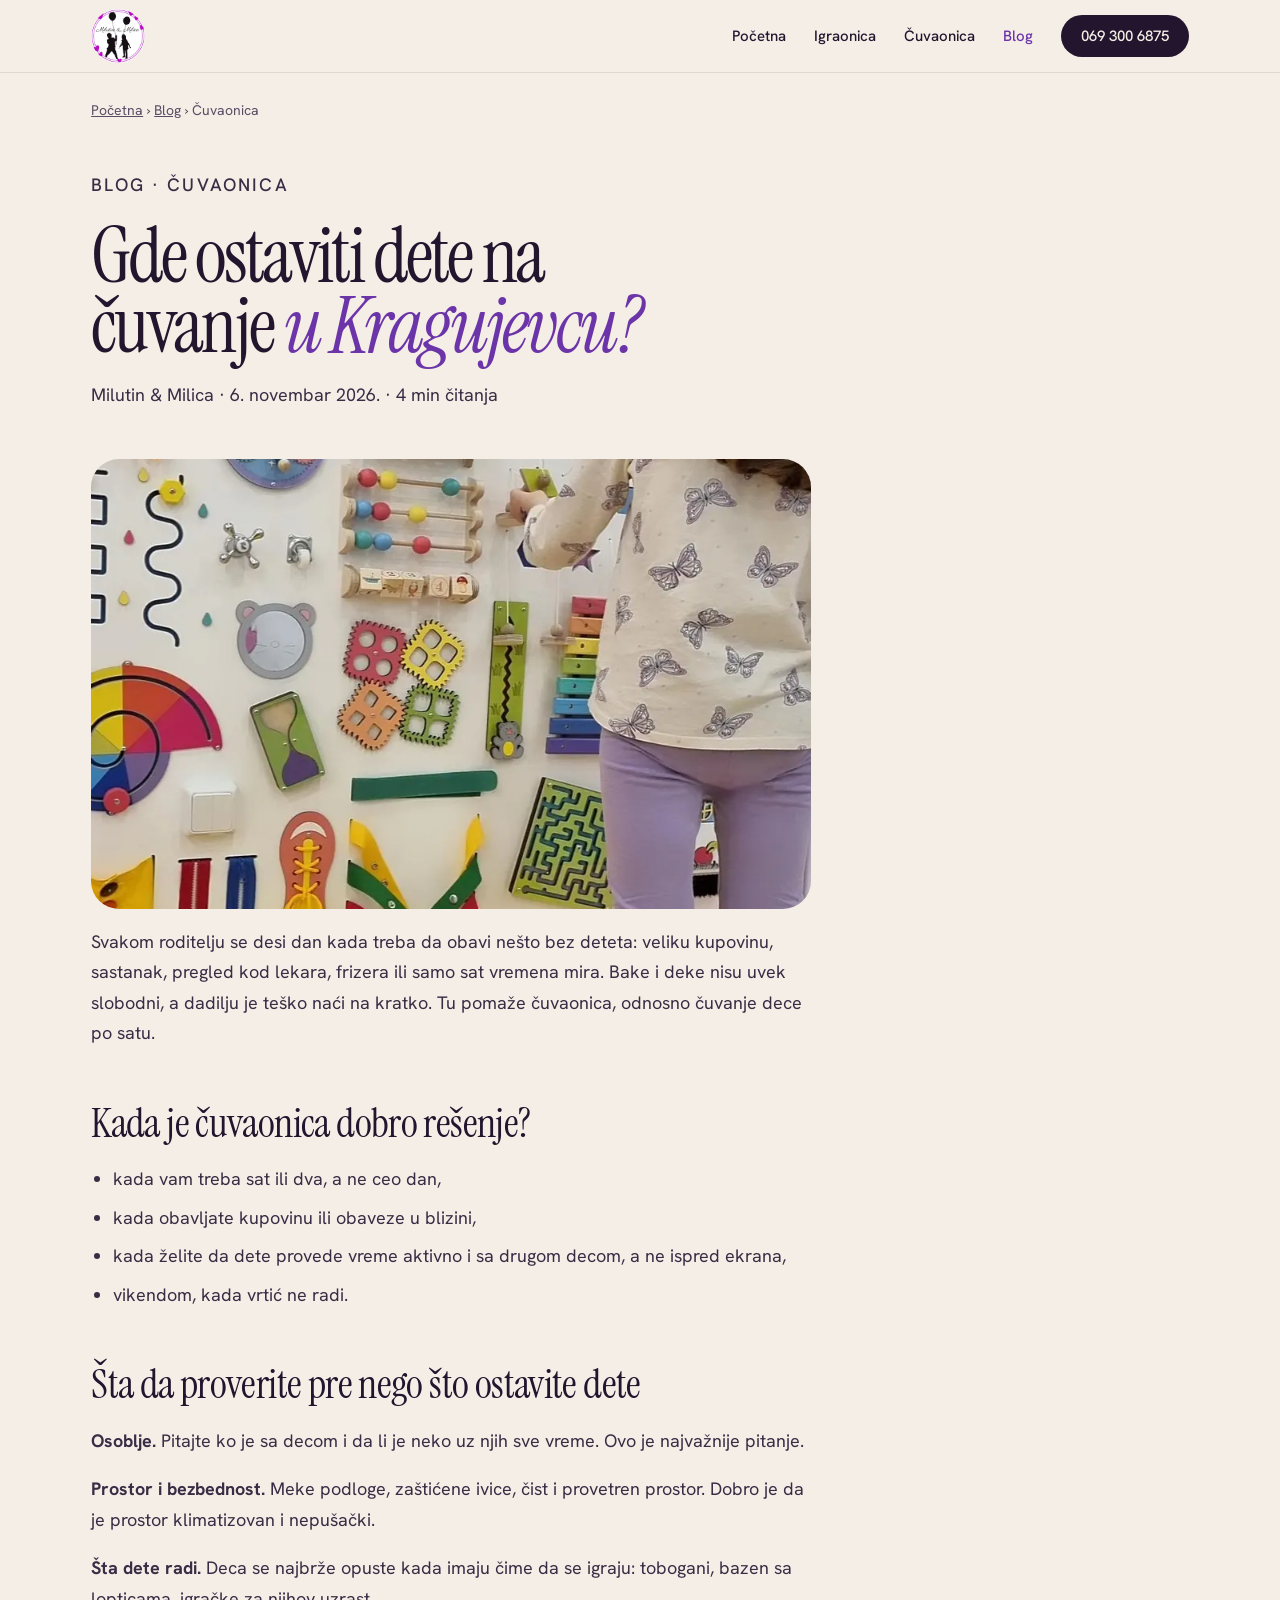
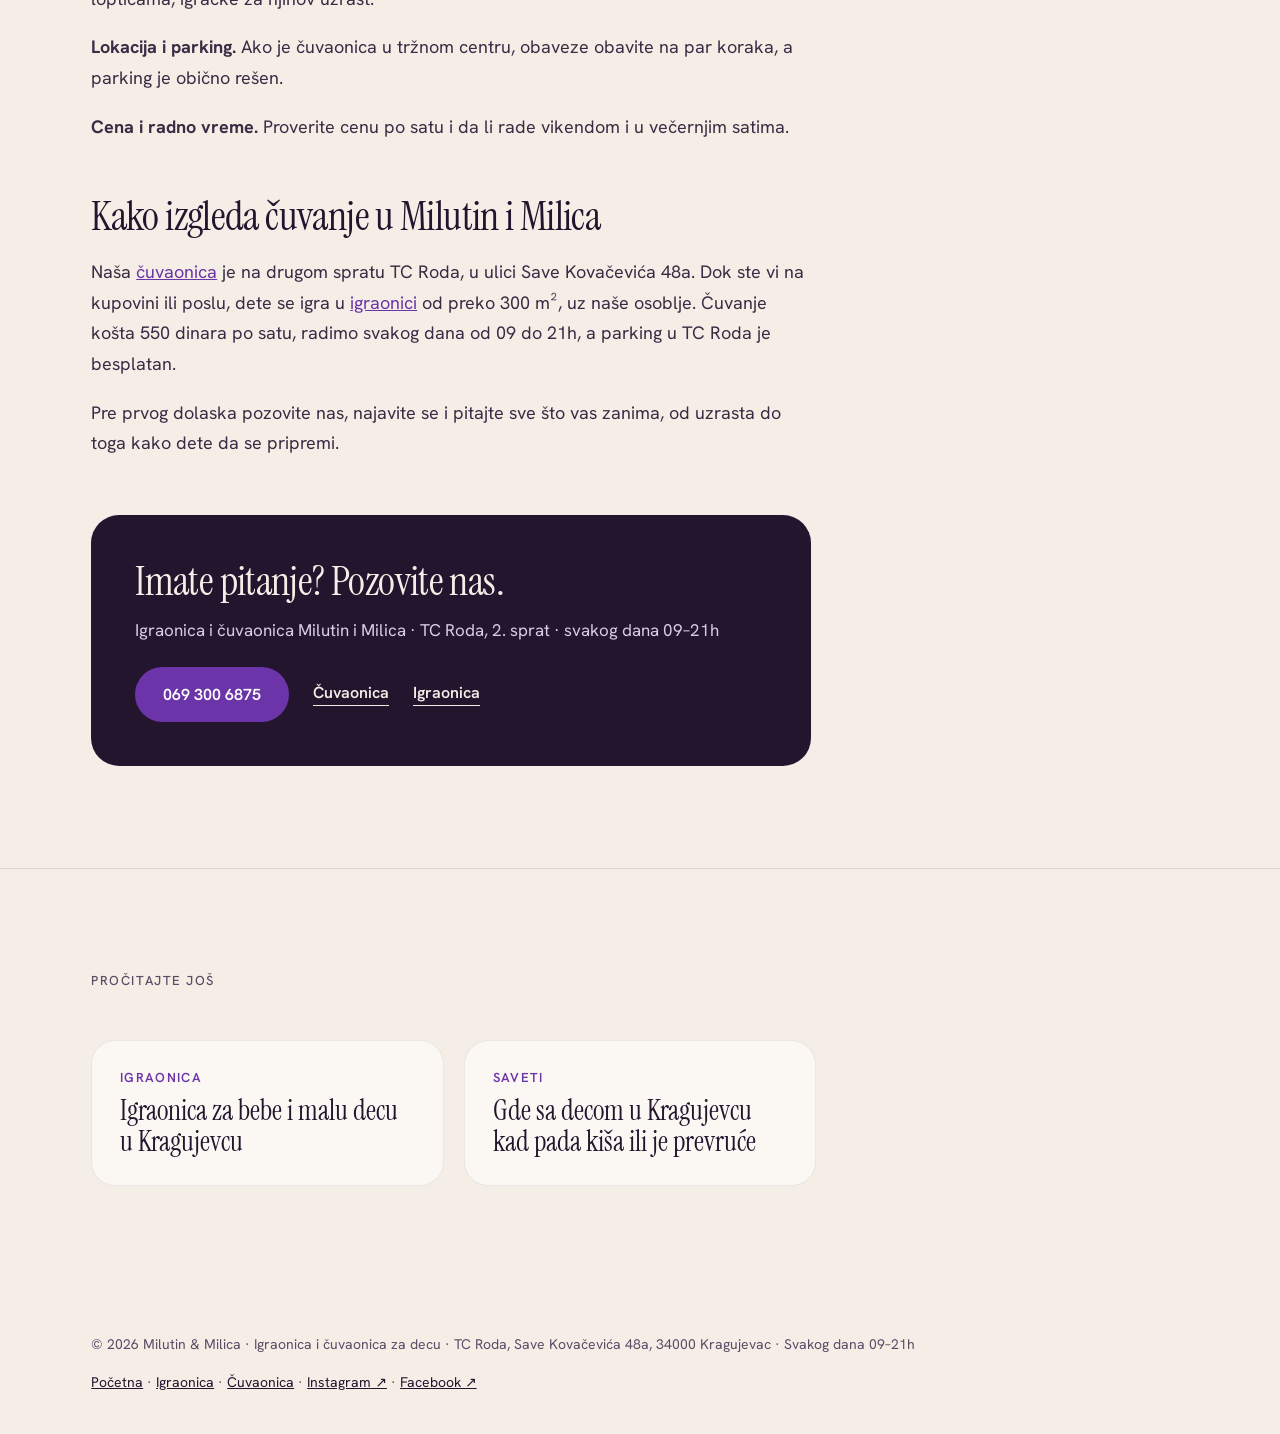
<file: blog-gde-ostaviti-dete-na-cuvanje-kragujevac.html>
<!DOCTYPE html>
<html lang="sr">
<head>
<meta charset="utf-8">
<meta name="viewport" content="width=device-width, initial-scale=1">
<title>Gde ostaviti dete na čuvanje u Kragujevcu? Vodič za roditelje · Milutin &amp; Milica</title>
<meta name="description" content="Kupovina, sastanak, lekar ili frizer? Šta da proverite kada birate čuvanje dece u Kragujevcu i kako funkcioniše čuvaonica po satu u TC Roda.">
<meta name="robots" content="index, follow, max-image-preview:large">
<link rel="canonical" href="https://misicv89-ops.github.io/Milutin-i-Milica/blog-gde-ostaviti-dete-na-cuvanje-kragujevac">
<meta property="og:type" content="article">
<meta property="og:locale" content="sr_RS">
<meta property="og:site_name" content="Milutin &amp; Milica">
<meta property="og:url" content="https://misicv89-ops.github.io/Milutin-i-Milica/blog-gde-ostaviti-dete-na-cuvanje-kragujevac">
<meta property="og:title" content="Gde ostaviti dete na čuvanje u Kragujevcu?">
<meta property="og:description" content="Kupovina, sastanak, lekar ili frizer? Šta da proverite kada birate čuvanje dece u Kragujevcu i kako funkcioniše čuvaonica po satu u TC Roda.">
<meta property="og:image" content="https://misicv89-ops.github.io/Milutin-i-Milica/og-image.jpg">
<meta name="twitter:card" content="summary_large_image">
<meta name="theme-color" content="#F4EEE6">
<link rel="icon" href="data:image/svg+xml,%3Csvg xmlns='http://www.w3.org/2000/svg' viewBox='0 0 64 64'%3E%3Ccircle cx='32' cy='32' r='32' fill='%236B34A8'/%3E%3Ctext x='32' y='42' text-anchor='middle' font-family='Georgia,serif' font-size='26' fill='%23F4EEE6'%3EM%26amp;M%3C/text%3E%3C/svg%3E">
<link rel="preconnect" href="https://fonts.googleapis.com">
<link rel="preconnect" href="https://fonts.gstatic.com" crossorigin="">
<link href="https://fonts.googleapis.com/css2?family=Instrument+Serif:ital@0;1&amp;family=Hanken+Grotesk:wght@400;500;600&amp;display=swap" rel="stylesheet">
<link rel="stylesheet" href="mm-sub.css">
<script type="application/ld+json">{"@context": "https://schema.org", "@graph": [{"@type": "BreadcrumbList", "itemListElement": [{"@type": "ListItem", "position": 1, "name": "Početna", "item": "https://misicv89-ops.github.io/Milutin-i-Milica/"}, {"@type": "ListItem", "position": 2, "name": "Blog", "item": "https://misicv89-ops.github.io/Milutin-i-Milica/blog"}, {"@type": "ListItem", "position": 3, "name": "Gde ostaviti dete na čuvanje u Kragujevcu?", "item": "https://misicv89-ops.github.io/Milutin-i-Milica/blog-gde-ostaviti-dete-na-cuvanje-kragujevac"}]}, {"@type": "BlogPosting", "headline": "Gde ostaviti dete na čuvanje u Kragujevcu?", "description": "Kupovina, sastanak, lekar ili frizer? Šta da proverite kada birate čuvanje dece u Kragujevcu i kako funkcioniše čuvaonica po satu u TC Roda.", "inLanguage": "sr", "datePublished": "2026-11-06", "dateModified": "2026-11-06", "mainEntityOfPage": "https://misicv89-ops.github.io/Milutin-i-Milica/blog-gde-ostaviti-dete-na-cuvanje-kragujevac", "image": "https://misicv89-ops.github.io/Milutin-i-Milica/og-image.jpg", "author": {"@type": "Organization", "@id": "https://misicv89-ops.github.io/Milutin-i-Milica/#biz", "name": "Igraonica i čuvaonica Milutin i Milica"}, "publisher": {"@type": "Organization", "@id": "https://misicv89-ops.github.io/Milutin-i-Milica/#biz", "name": "Igraonica i čuvaonica Milutin i Milica"}}]}</script>
</head>
<body>
<header class="hd">
  <div class="wrap">
    <a href="./" aria-label="Milutin &amp; Milica, početna"><img src="uploads/milutin-i-milica-logo-badge.png" alt="Milutin &amp; Milica logo" width="54" height="54"></a>
    <nav class="nav" aria-label="Glavna navigacija">
      <a href="./">Početna</a>
      <a href="igraonica.html">Igraonica</a>
      <a href="cuvaonica.html">Čuvaonica</a>
      <a href="blog.html" aria-current="page">Blog</a>
      <a class="tel" href="tel:+381693006875">069 300 6875</a>
    </nav>
  </div>
</header>

<main>
<section class="top">
  <div class="wrap">
    <p class="crumbs"><a href="./">Početna</a> › <a href="blog.html">Blog</a> › Čuvaonica</p>
    <article class="post" style="margin-top:clamp(28px,4vw,56px)">
      <p class="eyebrow">Blog · Čuvaonica</p>
      <h1 class="h1" style="font-size:clamp(42px,6vw,88px)">Gde ostaviti dete na čuvanje <em>u Kragujevcu?</em></h1>
      <p class="meta">Milutin &amp; Milica · 6. novembar 2026. · 4 min čitanja</p>
      <div class="cover"><img src="uploads/slike/devojcica-zidna-tabla-cuvaonica-kragujevac.webp" alt="Devojčica se igra na zidnoj tabli sa igračkama u čuvaonici" fetchpriority="high"></div>
<p>Svakom roditelju se desi dan kada treba da obavi nešto bez deteta: veliku kupovinu, sastanak, pregled kod lekara, frizera ili samo sat vremena mira. Bake i deke nisu uvek slobodni, a dadilju je teško naći na kratko. Tu pomaže čuvaonica, odnosno čuvanje dece po satu.</p>
<h2>Kada je čuvaonica dobro rešenje?</h2>
<ul>
<li>kada vam treba sat ili dva, a ne ceo dan,</li>
<li>kada obavljate kupovinu ili obaveze u blizini,</li>
<li>kada želite da dete provede vreme aktivno i sa drugom decom, a ne ispred ekrana,</li>
<li>vikendom, kada vrtić ne radi.</li>
</ul>
<h2>Šta da proverite pre nego što ostavite dete</h2>
<p><strong>Osoblje.</strong> Pitajte ko je sa decom i da li je neko uz njih sve vreme. Ovo je najvažnije pitanje.</p>
<p><strong>Prostor i bezbednost.</strong> Meke podloge, zaštićene ivice, čist i provetren prostor. Dobro je da je prostor klimatizovan i nepušački.</p>
<p><strong>Šta dete radi.</strong> Deca se najbrže opuste kada imaju čime da se igraju: tobogani, bazen sa lopticama, igračke za njihov uzrast.</p>
<p><strong>Lokacija i parking.</strong> Ako je čuvaonica u tržnom centru, obaveze obavite na par koraka, a parking je obično rešen.</p>
<p><strong>Cena i radno vreme.</strong> Proverite cenu po satu i da li rade vikendom i u večernjim satima.</p>
<h2>Kako izgleda čuvanje u Milutin i Milica</h2>
<p>Naša <a href="cuvaonica.html">čuvaonica</a> je na drugom spratu TC Roda, u ulici Save Kovačevića 48a. Dok ste vi na kupovini ili poslu, dete se igra u <a href="igraonica.html">igraonici</a> od preko 300 m², uz naše osoblje. Čuvanje košta 550 dinara po satu, radimo svakog dana od 09 do 21h, a parking u TC Roda je besplatan.</p>
<p>Pre prvog dolaska pozovite nas, najavite se i pitajte sve što vas zanima, od uzrasta do toga kako dete da se pripremi.</p>
      <div class="cta">
        <h2 class="h3" style="margin:0">Imate pitanje? Pozovite nas.</h2>
        <p style="margin:12px 0 0;font-size:17px">Igraonica i čuvaonica Milutin i Milica · TC Roda, 2. sprat · svakog dana 09–21h</p>
        <div class="btns" style="margin-top:22px"><a class="btn" href="tel:+381693006875">069 300 6875</a><a class="lnk" href="cuvaonica.html" style="color:#F4EEE6">Čuvaonica</a><a class="lnk" href="igraonica.html" style="color:#F4EEE6">Igraonica</a></div>
      </div>
    </article>
  </div>
</section>

<section class="sec">
  <div class="wrap">
    <p class="eyebrow">Pročitajte još</p>
    <div class="more">
      <a href="blog-igraonica-za-bebe-kragujevac.html"><small>Igraonica</small><strong>Igraonica za bebe i malu decu u Kragujevcu</strong></a>
      <a href="blog-gde-sa-decom-kragujevac.html"><small>Saveti</small><strong>Gde sa decom u Kragujevcu kad pada kiša ili je prevruće</strong></a>
    </div>
  </div>
</section>
</main>

<footer class="ft">
  <div class="wrap">
    <span>© 2026 Milutin &amp; Milica · Igraonica i čuvaonica za decu · TC Roda, Save Kovačevića 48a, 34000 Kragujevac · Svakog dana 09–21h</span>
    <span><a href="./">Početna</a> · <a href="igraonica.html">Igraonica</a> · <a href="cuvaonica.html">Čuvaonica</a> · <a href="https://www.instagram.com/igraonica_milutin_i_milica/" target="_blank" rel="noopener">Instagram ↗</a> · <a href="https://www.facebook.com/milutin.milica.2025/" target="_blank" rel="noopener">Facebook ↗</a></span>
  </div>
</footer>
<nav class="mbar" aria-label="Brzi poziv"><a href="tel:+381693006875">Pozovi 069 300 6875</a></nav>
</body>
</html>
</file>
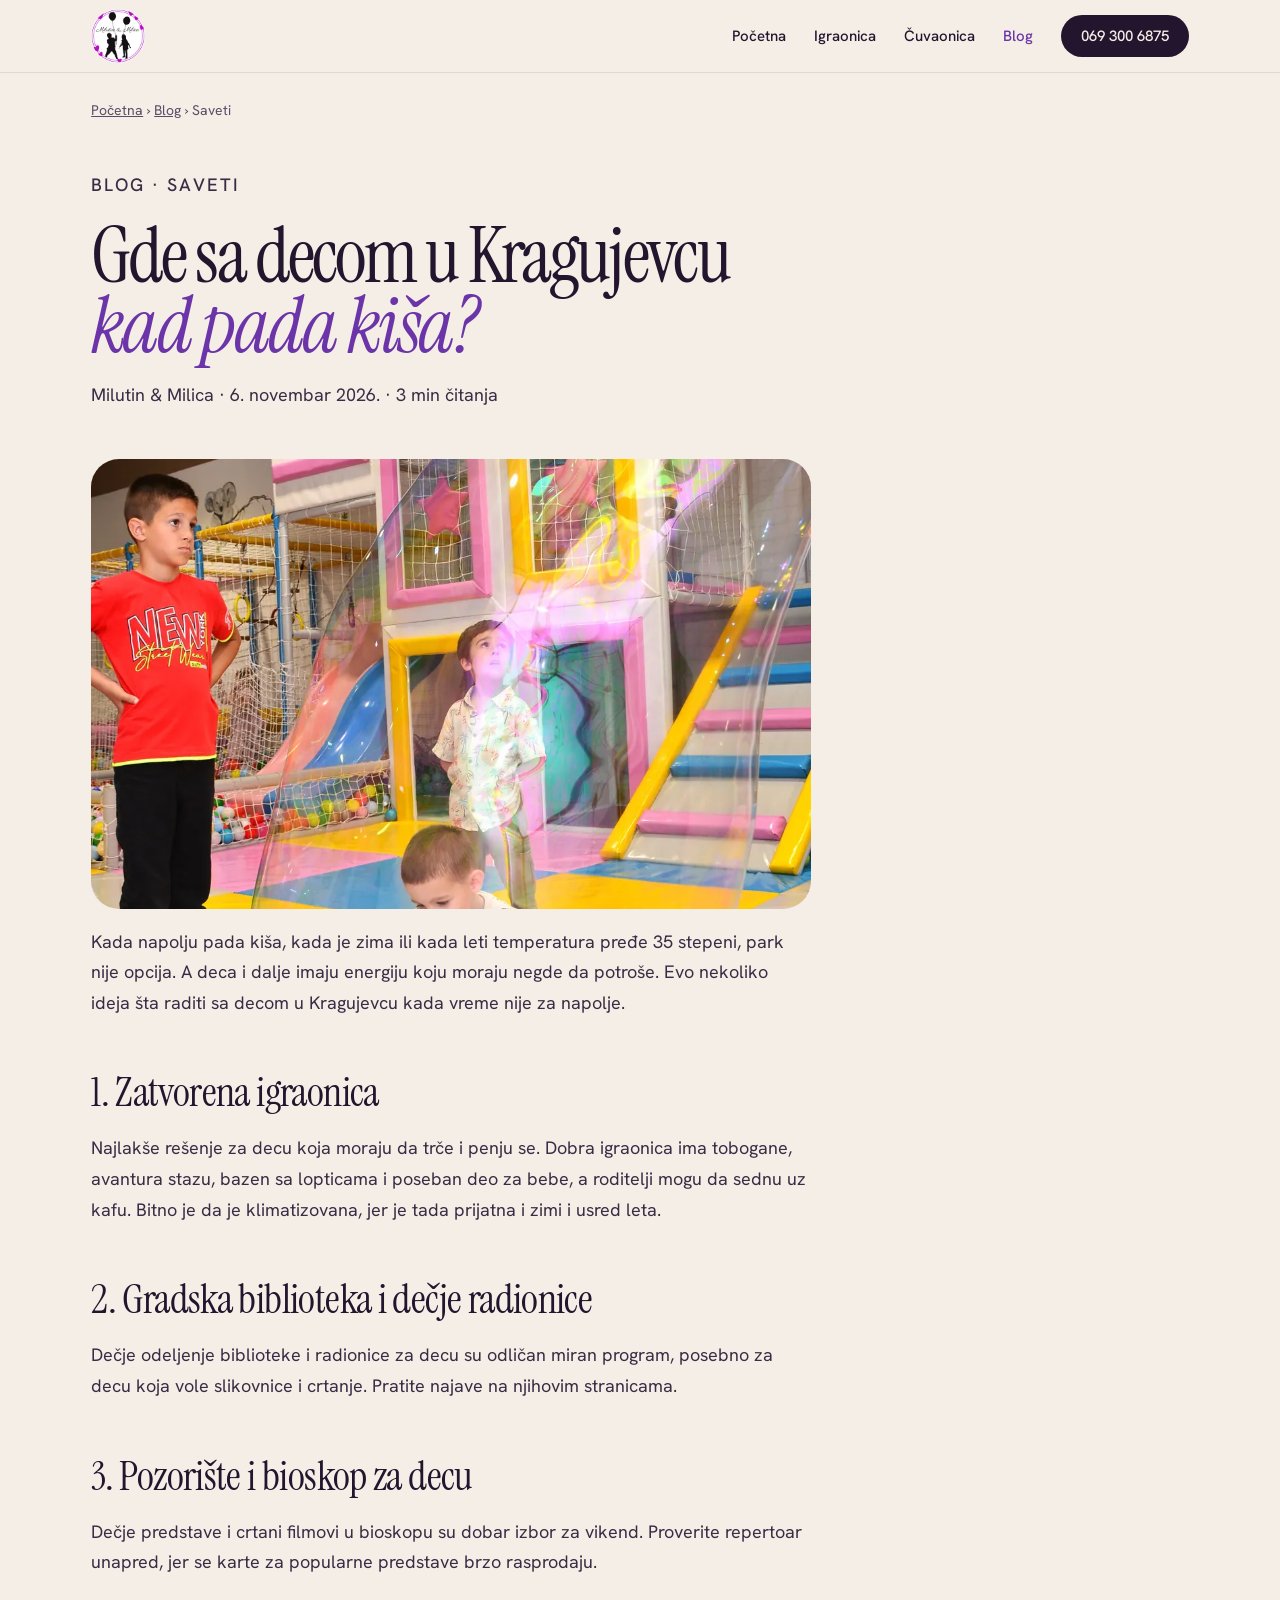
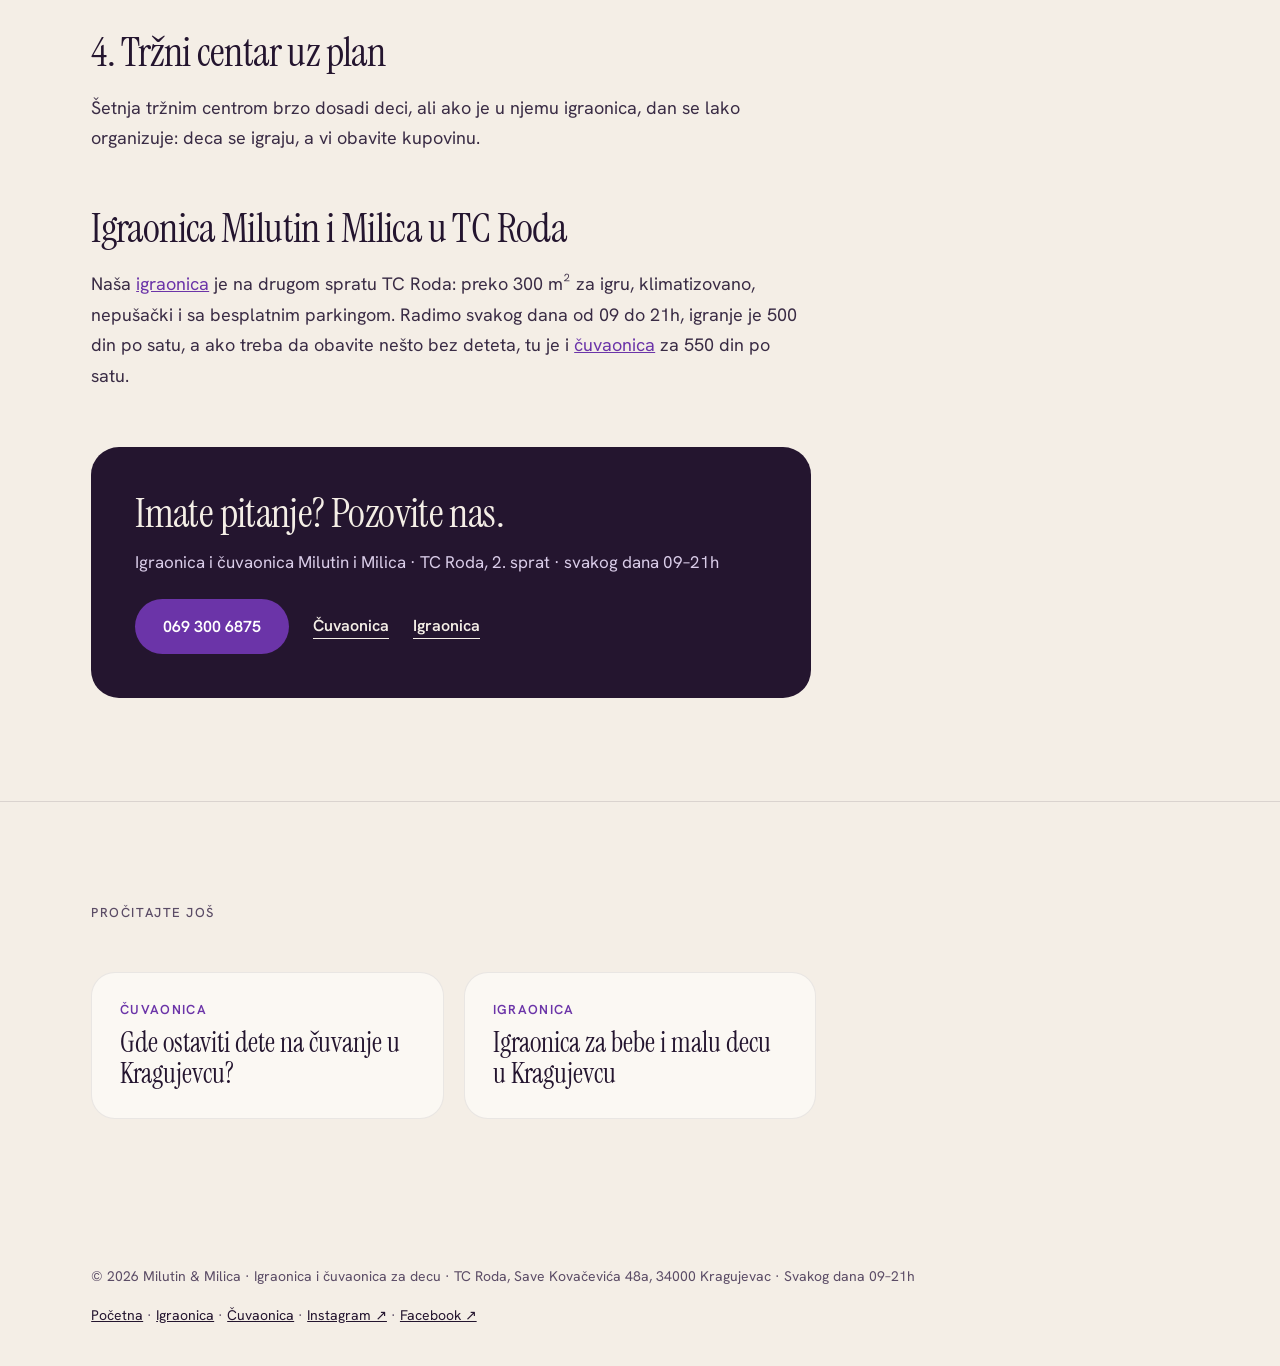
<file: blog-gde-sa-decom-kragujevac.html>
<!DOCTYPE html>
<html lang="sr">
<head>
<meta charset="utf-8">
<meta name="viewport" content="width=device-width, initial-scale=1">
<title>Gde sa decom u Kragujevcu kad pada kiša ili je prevruće? · Milutin &amp; Milica</title>
<meta name="description" content="Ideje za izlazak sa decom u Kragujevcu kada je napolju kiša, hladno ili vrućina: zatvoreni prostori za igru, igraonica u TC Roda i saveti za roditelje.">
<meta name="robots" content="index, follow, max-image-preview:large">
<link rel="canonical" href="https://misicv89-ops.github.io/Milutin-i-Milica/blog-gde-sa-decom-kragujevac">
<meta property="og:type" content="article">
<meta property="og:locale" content="sr_RS">
<meta property="og:site_name" content="Milutin &amp; Milica">
<meta property="og:url" content="https://misicv89-ops.github.io/Milutin-i-Milica/blog-gde-sa-decom-kragujevac">
<meta property="og:title" content="Gde sa decom u Kragujevcu kad pada kiša ili je prevruće">
<meta property="og:description" content="Ideje za izlazak sa decom u Kragujevcu kada je napolju kiša, hladno ili vrućina: zatvoreni prostori za igru, igraonica u TC Roda i saveti za roditelje.">
<meta property="og:image" content="https://misicv89-ops.github.io/Milutin-i-Milica/og-image.jpg">
<meta name="twitter:card" content="summary_large_image">
<meta name="theme-color" content="#F4EEE6">
<link rel="icon" href="data:image/svg+xml,%3Csvg xmlns='http://www.w3.org/2000/svg' viewBox='0 0 64 64'%3E%3Ccircle cx='32' cy='32' r='32' fill='%236B34A8'/%3E%3Ctext x='32' y='42' text-anchor='middle' font-family='Georgia,serif' font-size='26' fill='%23F4EEE6'%3EM%26amp;M%3C/text%3E%3C/svg%3E">
<link rel="preconnect" href="https://fonts.googleapis.com">
<link rel="preconnect" href="https://fonts.gstatic.com" crossorigin="">
<link href="https://fonts.googleapis.com/css2?family=Instrument+Serif:ital@0;1&amp;family=Hanken+Grotesk:wght@400;500;600&amp;display=swap" rel="stylesheet">
<link rel="stylesheet" href="mm-sub.css">
<script type="application/ld+json">{"@context": "https://schema.org", "@graph": [{"@type": "BreadcrumbList", "itemListElement": [{"@type": "ListItem", "position": 1, "name": "Početna", "item": "https://misicv89-ops.github.io/Milutin-i-Milica/"}, {"@type": "ListItem", "position": 2, "name": "Blog", "item": "https://misicv89-ops.github.io/Milutin-i-Milica/blog"}, {"@type": "ListItem", "position": 3, "name": "Gde sa decom u Kragujevcu kad pada kiša ili je prevruće", "item": "https://misicv89-ops.github.io/Milutin-i-Milica/blog-gde-sa-decom-kragujevac"}]}, {"@type": "BlogPosting", "headline": "Gde sa decom u Kragujevcu kad pada kiša ili je prevruće", "description": "Ideje za izlazak sa decom u Kragujevcu kada je napolju kiša, hladno ili vrućina: zatvoreni prostori za igru, igraonica u TC Roda i saveti za roditelje.", "inLanguage": "sr", "datePublished": "2026-11-06", "dateModified": "2026-11-06", "mainEntityOfPage": "https://misicv89-ops.github.io/Milutin-i-Milica/blog-gde-sa-decom-kragujevac", "image": "https://misicv89-ops.github.io/Milutin-i-Milica/og-image.jpg", "author": {"@type": "Organization", "@id": "https://misicv89-ops.github.io/Milutin-i-Milica/#biz", "name": "Igraonica i čuvaonica Milutin i Milica"}, "publisher": {"@type": "Organization", "@id": "https://misicv89-ops.github.io/Milutin-i-Milica/#biz", "name": "Igraonica i čuvaonica Milutin i Milica"}}]}</script>
</head>
<body>
<header class="hd">
  <div class="wrap">
    <a href="./" aria-label="Milutin &amp; Milica, početna"><img src="uploads/milutin-i-milica-logo-badge.png" alt="Milutin &amp; Milica logo" width="54" height="54"></a>
    <nav class="nav" aria-label="Glavna navigacija">
      <a href="./">Početna</a>
      <a href="igraonica.html">Igraonica</a>
      <a href="cuvaonica.html">Čuvaonica</a>
      <a href="blog.html" aria-current="page">Blog</a>
      <a class="tel" href="tel:+381693006875">069 300 6875</a>
    </nav>
  </div>
</header>

<main>
<section class="top">
  <div class="wrap">
    <p class="crumbs"><a href="./">Početna</a> › <a href="blog.html">Blog</a> › Saveti</p>
    <article class="post" style="margin-top:clamp(28px,4vw,56px)">
      <p class="eyebrow">Blog · Saveti</p>
      <h1 class="h1" style="font-size:clamp(42px,6vw,88px)">Gde sa decom u Kragujevcu <em>kad pada kiša?</em></h1>
      <p class="meta">Milutin &amp; Milica · 6. novembar 2026. · 3 min čitanja</p>
      <div class="cover"><img src="uploads/slike/decak-u-velikom-mehuru-igraonica.webp" alt="Dečak u velikom mehuru od sapunice u igraonici" fetchpriority="high"></div>
<p>Kada napolju pada kiša, kada je zima ili kada leti temperatura pređe 35 stepeni, park nije opcija. A deca i dalje imaju energiju koju moraju negde da potroše. Evo nekoliko ideja šta raditi sa decom u Kragujevcu kada vreme nije za napolje.</p>
<h2>1. Zatvorena igraonica</h2>
<p>Najlakše rešenje za decu koja moraju da trče i penju se. Dobra igraonica ima tobogane, avantura stazu, bazen sa lopticama i poseban deo za bebe, a roditelji mogu da sednu uz kafu. Bitno je da je klimatizovana, jer je tada prijatna i zimi i usred leta.</p>
<h2>2. Gradska biblioteka i dečje radionice</h2>
<p>Dečje odeljenje biblioteke i radionice za decu su odličan miran program, posebno za decu koja vole slikovnice i crtanje. Pratite najave na njihovim stranicama.</p>
<h2>3. Pozorište i bioskop za decu</h2>
<p>Dečje predstave i crtani filmovi u bioskopu su dobar izbor za vikend. Proverite repertoar unapred, jer se karte za popularne predstave brzo rasprodaju.</p>
<h2>4. Tržni centar uz plan</h2>
<p>Šetnja tržnim centrom brzo dosadi deci, ali ako je u njemu igraonica, dan se lako organizuje: deca se igraju, a vi obavite kupovinu.</p>
<h2>Igraonica Milutin i Milica u TC Roda</h2>
<p>Naša <a href="igraonica.html">igraonica</a> je na drugom spratu TC Roda: preko 300 m² za igru, klimatizovano, nepušački i sa besplatnim parkingom. Radimo svakog dana od 09 do 21h, igranje je 500 din po satu, a ako treba da obavite nešto bez deteta, tu je i <a href="cuvaonica.html">čuvaonica</a> za 550 din po satu.</p>
      <div class="cta">
        <h2 class="h3" style="margin:0">Imate pitanje? Pozovite nas.</h2>
        <p style="margin:12px 0 0;font-size:17px">Igraonica i čuvaonica Milutin i Milica · TC Roda, 2. sprat · svakog dana 09–21h</p>
        <div class="btns" style="margin-top:22px"><a class="btn" href="tel:+381693006875">069 300 6875</a><a class="lnk" href="cuvaonica.html" style="color:#F4EEE6">Čuvaonica</a><a class="lnk" href="igraonica.html" style="color:#F4EEE6">Igraonica</a></div>
      </div>
    </article>
  </div>
</section>

<section class="sec">
  <div class="wrap">
    <p class="eyebrow">Pročitajte još</p>
    <div class="more">
      <a href="blog-gde-ostaviti-dete-na-cuvanje-kragujevac.html"><small>Čuvaonica</small><strong>Gde ostaviti dete na čuvanje u Kragujevcu?</strong></a>
      <a href="blog-igraonica-za-bebe-kragujevac.html"><small>Igraonica</small><strong>Igraonica za bebe i malu decu u Kragujevcu</strong></a>
    </div>
  </div>
</section>
</main>

<footer class="ft">
  <div class="wrap">
    <span>© 2026 Milutin &amp; Milica · Igraonica i čuvaonica za decu · TC Roda, Save Kovačevića 48a, 34000 Kragujevac · Svakog dana 09–21h</span>
    <span><a href="./">Početna</a> · <a href="igraonica.html">Igraonica</a> · <a href="cuvaonica.html">Čuvaonica</a> · <a href="https://www.instagram.com/igraonica_milutin_i_milica/" target="_blank" rel="noopener">Instagram ↗</a> · <a href="https://www.facebook.com/milutin.milica.2025/" target="_blank" rel="noopener">Facebook ↗</a></span>
  </div>
</footer>
<nav class="mbar" aria-label="Brzi poziv"><a href="tel:+381693006875">Pozovi 069 300 6875</a></nav>
</body>
</html>
</file>
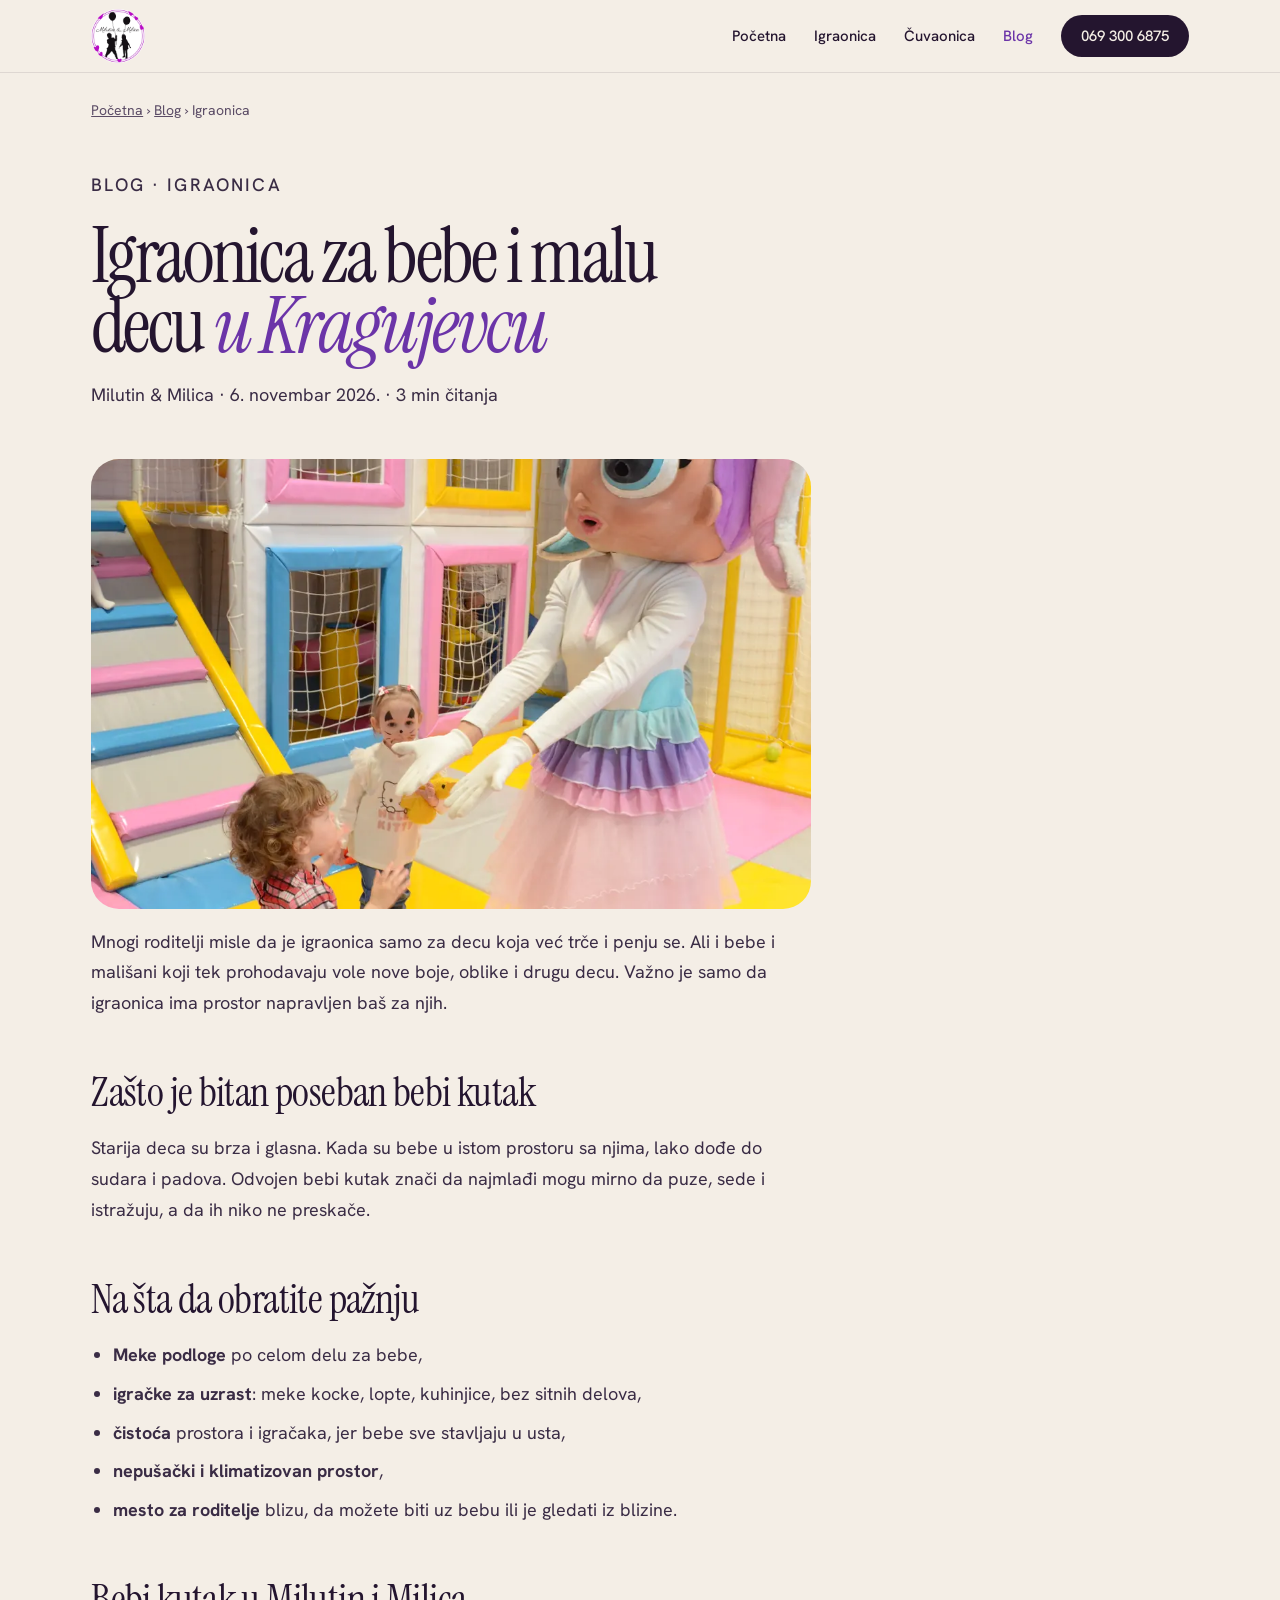
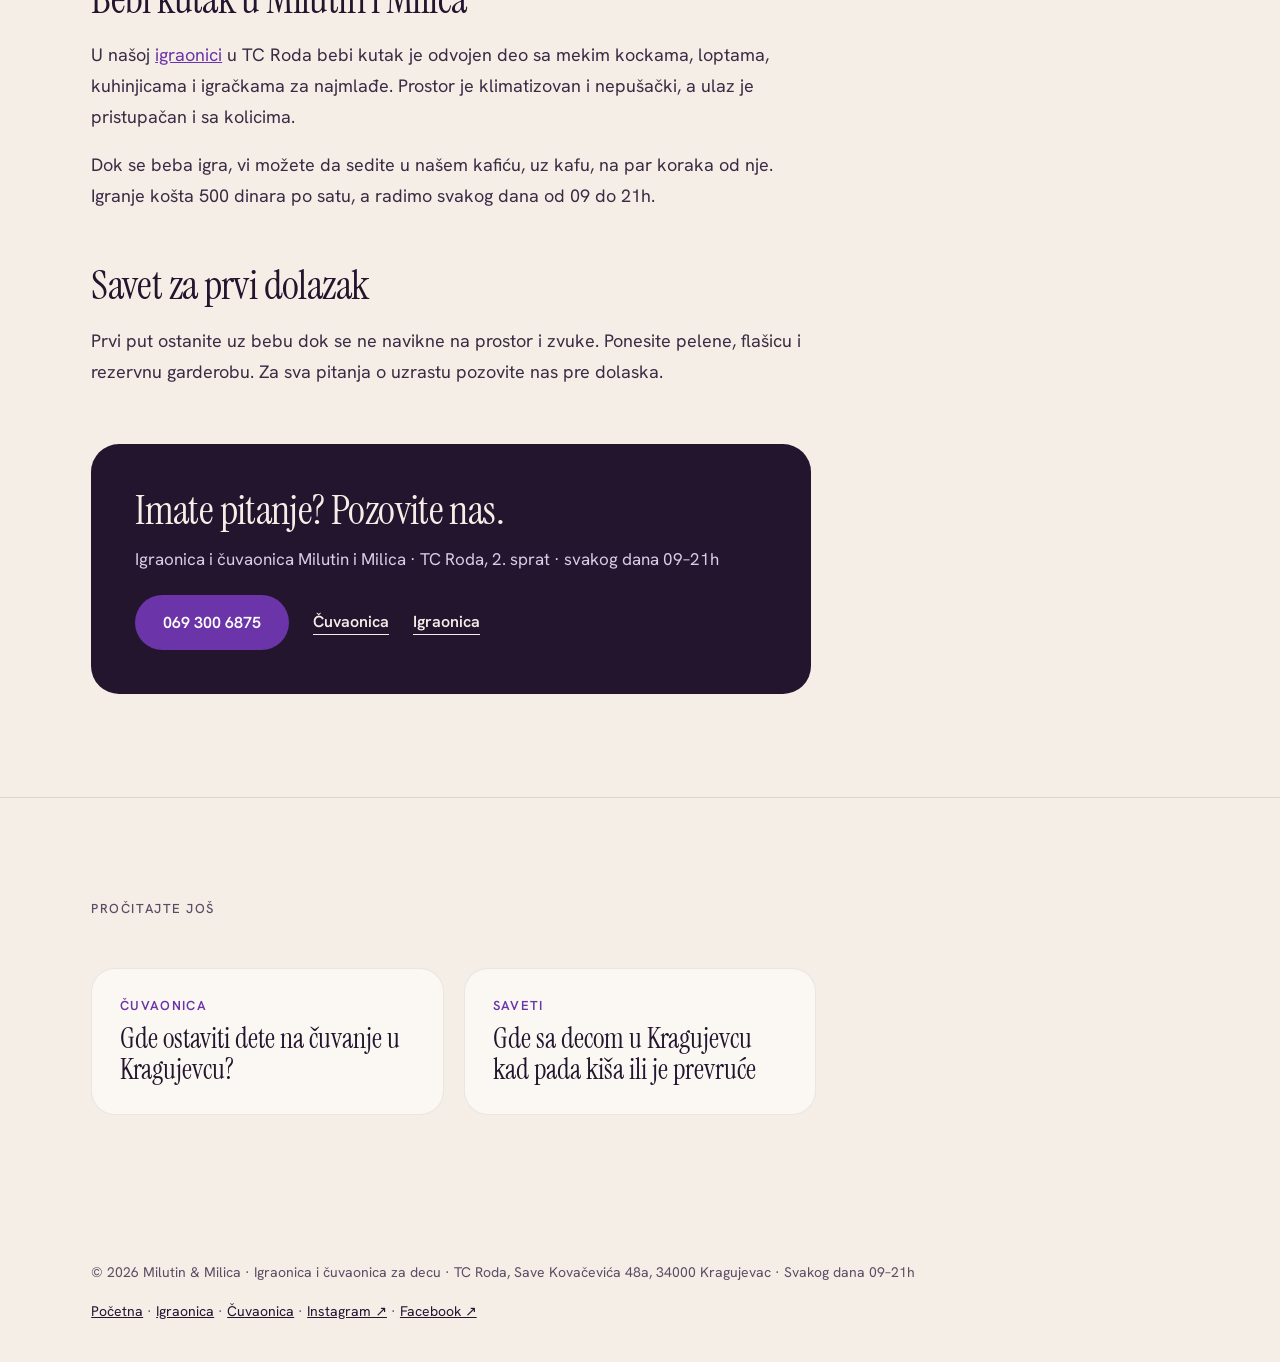
<file: blog-igraonica-za-bebe-kragujevac.html>
<!DOCTYPE html>
<html lang="sr">
<head>
<meta charset="utf-8">
<meta name="viewport" content="width=device-width, initial-scale=1">
<title>Igraonica za bebe u Kragujevcu: na šta da obratite pažnju · Milutin &amp; Milica</title>
<meta name="description" content="Da li je igraonica bezbedna za bebe i decu do 3 godine? Na šta da obratite pažnju i kako izgleda bebi kutak u igraonici Milutin i Milica u TC Roda.">
<meta name="robots" content="index, follow, max-image-preview:large">
<link rel="canonical" href="https://misicv89-ops.github.io/Milutin-i-Milica/blog-igraonica-za-bebe-kragujevac">
<meta property="og:type" content="article">
<meta property="og:locale" content="sr_RS">
<meta property="og:site_name" content="Milutin &amp; Milica">
<meta property="og:url" content="https://misicv89-ops.github.io/Milutin-i-Milica/blog-igraonica-za-bebe-kragujevac">
<meta property="og:title" content="Igraonica za bebe i malu decu u Kragujevcu">
<meta property="og:description" content="Da li je igraonica bezbedna za bebe i decu do 3 godine? Na šta da obratite pažnju i kako izgleda bebi kutak u igraonici Milutin i Milica u TC Roda.">
<meta property="og:image" content="https://misicv89-ops.github.io/Milutin-i-Milica/og-image.jpg">
<meta name="twitter:card" content="summary_large_image">
<meta name="theme-color" content="#F4EEE6">
<link rel="icon" href="data:image/svg+xml,%3Csvg xmlns='http://www.w3.org/2000/svg' viewBox='0 0 64 64'%3E%3Ccircle cx='32' cy='32' r='32' fill='%236B34A8'/%3E%3Ctext x='32' y='42' text-anchor='middle' font-family='Georgia,serif' font-size='26' fill='%23F4EEE6'%3EM%26amp;M%3C/text%3E%3C/svg%3E">
<link rel="preconnect" href="https://fonts.googleapis.com">
<link rel="preconnect" href="https://fonts.gstatic.com" crossorigin="">
<link href="https://fonts.googleapis.com/css2?family=Instrument+Serif:ital@0;1&amp;family=Hanken+Grotesk:wght@400;500;600&amp;display=swap" rel="stylesheet">
<link rel="stylesheet" href="mm-sub.css">
<script type="application/ld+json">{"@context": "https://schema.org", "@graph": [{"@type": "BreadcrumbList", "itemListElement": [{"@type": "ListItem", "position": 1, "name": "Početna", "item": "https://misicv89-ops.github.io/Milutin-i-Milica/"}, {"@type": "ListItem", "position": 2, "name": "Blog", "item": "https://misicv89-ops.github.io/Milutin-i-Milica/blog"}, {"@type": "ListItem", "position": 3, "name": "Igraonica za bebe i malu decu u Kragujevcu", "item": "https://misicv89-ops.github.io/Milutin-i-Milica/blog-igraonica-za-bebe-kragujevac"}]}, {"@type": "BlogPosting", "headline": "Igraonica za bebe i malu decu u Kragujevcu", "description": "Da li je igraonica bezbedna za bebe i decu do 3 godine? Na šta da obratite pažnju i kako izgleda bebi kutak u igraonici Milutin i Milica u TC Roda.", "inLanguage": "sr", "datePublished": "2026-11-06", "dateModified": "2026-11-06", "mainEntityOfPage": "https://misicv89-ops.github.io/Milutin-i-Milica/blog-igraonica-za-bebe-kragujevac", "image": "https://misicv89-ops.github.io/Milutin-i-Milica/og-image.jpg", "author": {"@type": "Organization", "@id": "https://misicv89-ops.github.io/Milutin-i-Milica/#biz", "name": "Igraonica i čuvaonica Milutin i Milica"}, "publisher": {"@type": "Organization", "@id": "https://misicv89-ops.github.io/Milutin-i-Milica/#biz", "name": "Igraonica i čuvaonica Milutin i Milica"}}]}</script>
</head>
<body>
<header class="hd">
  <div class="wrap">
    <a href="./" aria-label="Milutin &amp; Milica, početna"><img src="uploads/milutin-i-milica-logo-badge.png" alt="Milutin &amp; Milica logo" width="54" height="54"></a>
    <nav class="nav" aria-label="Glavna navigacija">
      <a href="./">Početna</a>
      <a href="igraonica.html">Igraonica</a>
      <a href="cuvaonica.html">Čuvaonica</a>
      <a href="blog.html" aria-current="page">Blog</a>
      <a class="tel" href="tel:+381693006875">069 300 6875</a>
    </nav>
  </div>
</header>

<main>
<section class="top">
  <div class="wrap">
    <p class="crumbs"><a href="./">Početna</a> › <a href="blog.html">Blog</a> › Igraonica</p>
    <article class="post" style="margin-top:clamp(28px,4vw,56px)">
      <p class="eyebrow">Blog · Igraonica</p>
      <h1 class="h1" style="font-size:clamp(42px,6vw,88px)">Igraonica za bebe i malu decu <em>u Kragujevcu</em></h1>
      <p class="meta">Milutin &amp; Milica · 6. novembar 2026. · 3 min čitanja</p>
      <div class="cover"><img src="uploads/slike/maskota-sa-bebama-igraonica.webp" alt="Maskota se igra sa najmlađom decom kod kućice u igraonici" fetchpriority="high"></div>
<p>Mnogi roditelji misle da je igraonica samo za decu koja već trče i penju se. Ali i bebe i mališani koji tek prohodavaju vole nove boje, oblike i drugu decu. Važno je samo da igraonica ima prostor napravljen baš za njih.</p>
<h2>Zašto je bitan poseban bebi kutak</h2>
<p>Starija deca su brza i glasna. Kada su bebe u istom prostoru sa njima, lako dođe do sudara i padova. Odvojen bebi kutak znači da najmlađi mogu mirno da puze, sede i istražuju, a da ih niko ne preskače.</p>
<h2>Na šta da obratite pažnju</h2>
<ul>
<li><strong>Meke podloge</strong> po celom delu za bebe,</li>
<li><strong>igračke za uzrast</strong>: meke kocke, lopte, kuhinjice, bez sitnih delova,</li>
<li><strong>čistoća</strong> prostora i igračaka, jer bebe sve stavljaju u usta,</li>
<li><strong>nepušački i klimatizovan prostor</strong>,</li>
<li><strong>mesto za roditelje</strong> blizu, da možete biti uz bebu ili je gledati iz blizine.</li>
</ul>
<h2>Bebi kutak u Milutin i Milica</h2>
<p>U našoj <a href="igraonica.html">igraonici</a> u TC Roda bebi kutak je odvojen deo sa mekim kockama, loptama, kuhinjicama i igračkama za najmlađe. Prostor je klimatizovan i nepušački, a ulaz je pristupačan i sa kolicima.</p>
<p>Dok se beba igra, vi možete da sedite u našem kafiću, uz kafu, na par koraka od nje. Igranje košta 500 dinara po satu, a radimo svakog dana od 09 do 21h.</p>
<h2>Savet za prvi dolazak</h2>
<p>Prvi put ostanite uz bebu dok se ne navikne na prostor i zvuke. Ponesite pelene, flašicu i rezervnu garderobu. Za sva pitanja o uzrastu pozovite nas pre dolaska.</p>
      <div class="cta">
        <h2 class="h3" style="margin:0">Imate pitanje? Pozovite nas.</h2>
        <p style="margin:12px 0 0;font-size:17px">Igraonica i čuvaonica Milutin i Milica · TC Roda, 2. sprat · svakog dana 09–21h</p>
        <div class="btns" style="margin-top:22px"><a class="btn" href="tel:+381693006875">069 300 6875</a><a class="lnk" href="cuvaonica.html" style="color:#F4EEE6">Čuvaonica</a><a class="lnk" href="igraonica.html" style="color:#F4EEE6">Igraonica</a></div>
      </div>
    </article>
  </div>
</section>

<section class="sec">
  <div class="wrap">
    <p class="eyebrow">Pročitajte još</p>
    <div class="more">
      <a href="blog-gde-ostaviti-dete-na-cuvanje-kragujevac.html"><small>Čuvaonica</small><strong>Gde ostaviti dete na čuvanje u Kragujevcu?</strong></a>
      <a href="blog-gde-sa-decom-kragujevac.html"><small>Saveti</small><strong>Gde sa decom u Kragujevcu kad pada kiša ili je prevruće</strong></a>
    </div>
  </div>
</section>
</main>

<footer class="ft">
  <div class="wrap">
    <span>© 2026 Milutin &amp; Milica · Igraonica i čuvaonica za decu · TC Roda, Save Kovačevića 48a, 34000 Kragujevac · Svakog dana 09–21h</span>
    <span><a href="./">Početna</a> · <a href="igraonica.html">Igraonica</a> · <a href="cuvaonica.html">Čuvaonica</a> · <a href="https://www.instagram.com/igraonica_milutin_i_milica/" target="_blank" rel="noopener">Instagram ↗</a> · <a href="https://www.facebook.com/milutin.milica.2025/" target="_blank" rel="noopener">Facebook ↗</a></span>
  </div>
</footer>
<nav class="mbar" aria-label="Brzi poziv"><a href="tel:+381693006875">Pozovi 069 300 6875</a></nav>
</body>
</html>
</file>
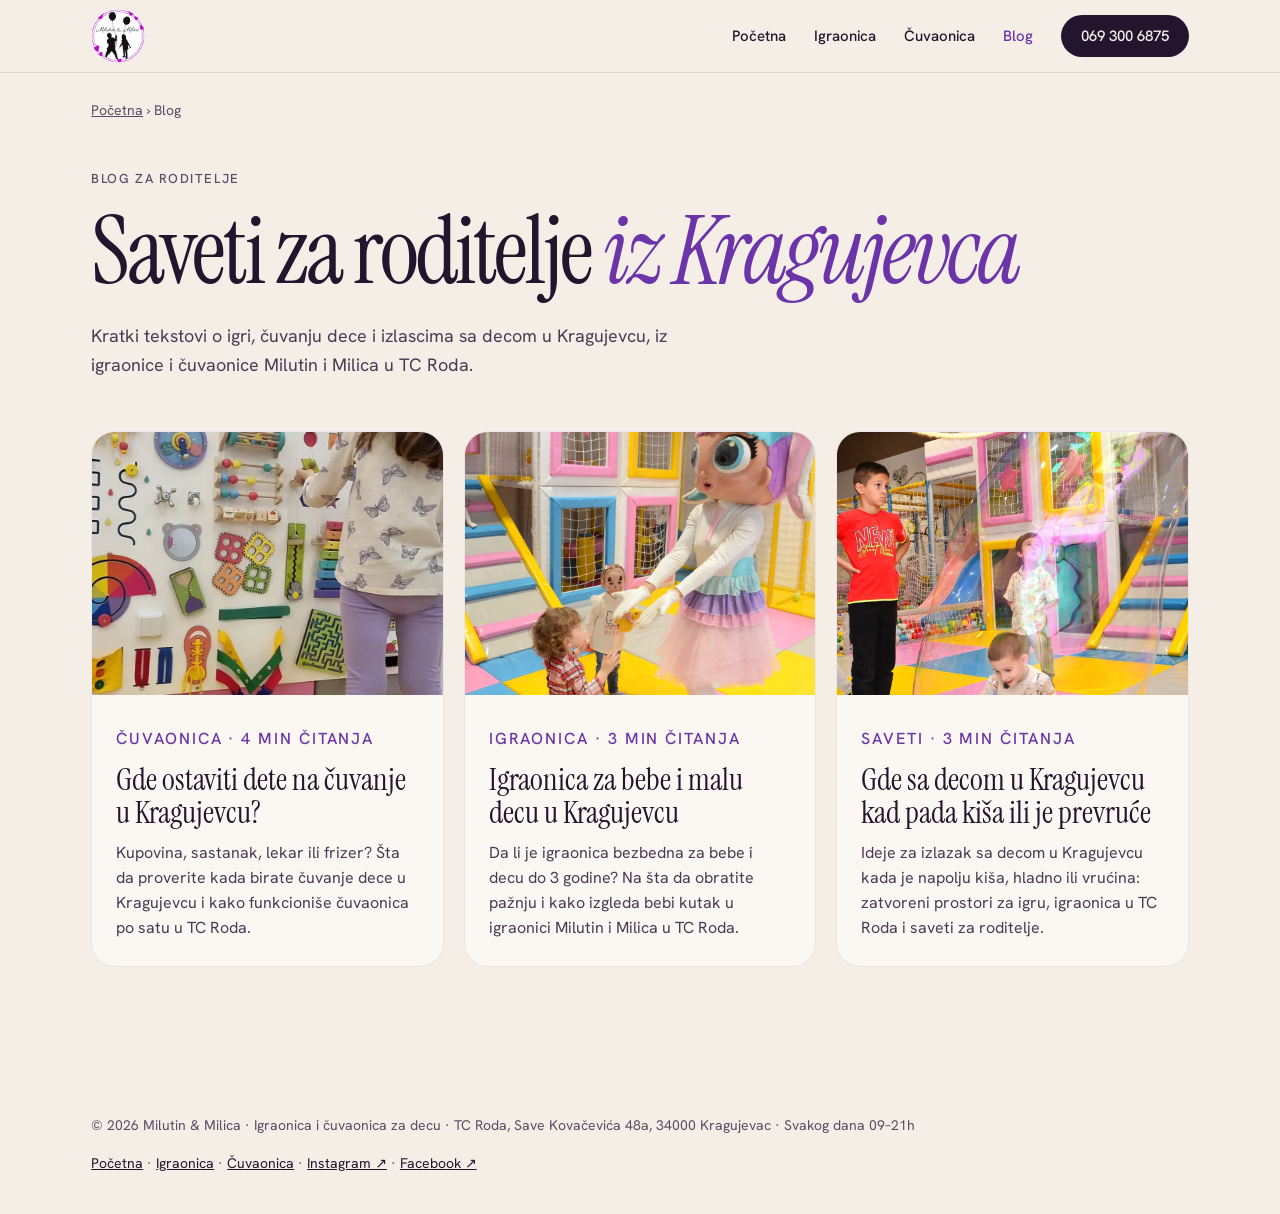
<file: blog.html>
<!DOCTYPE html>
<html lang="sr">
<head>
<meta charset="utf-8">
<meta name="viewport" content="width=device-width, initial-scale=1">
<title>Blog za roditelje · Igraonica i čuvaonica Kragujevac · Milutin &amp; Milica</title>
<meta name="description" content="Saveti za roditelje iz Kragujevca: gde ostaviti dete na čuvanje, igraonica za bebe i gde sa decom kad pada kiša. Blog igraonice Milutin i Milica.">
<meta name="robots" content="index, follow, max-image-preview:large">
<link rel="canonical" href="https://misicv89-ops.github.io/Milutin-i-Milica/blog">
<meta property="og:type" content="website">
<meta property="og:locale" content="sr_RS">
<meta property="og:site_name" content="Milutin &amp; Milica">
<meta property="og:url" content="https://misicv89-ops.github.io/Milutin-i-Milica/blog">
<meta property="og:title" content="Blog za roditelje · Milutin &amp; Milica">
<meta property="og:description" content="Saveti za roditelje iz Kragujevca: gde ostaviti dete na čuvanje, igraonica za bebe i gde sa decom kad pada kiša. Blog igraonice Milutin i Milica.">
<meta property="og:image" content="https://misicv89-ops.github.io/Milutin-i-Milica/og-image.jpg">
<meta name="twitter:card" content="summary_large_image">
<meta name="theme-color" content="#F4EEE6">
<link rel="icon" href="data:image/svg+xml,%3Csvg xmlns='http://www.w3.org/2000/svg' viewBox='0 0 64 64'%3E%3Ccircle cx='32' cy='32' r='32' fill='%236B34A8'/%3E%3Ctext x='32' y='42' text-anchor='middle' font-family='Georgia,serif' font-size='26' fill='%23F4EEE6'%3EM%26amp;M%3C/text%3E%3C/svg%3E">
<link rel="preconnect" href="https://fonts.googleapis.com">
<link rel="preconnect" href="https://fonts.gstatic.com" crossorigin="">
<link href="https://fonts.googleapis.com/css2?family=Instrument+Serif:ital@0;1&amp;family=Hanken+Grotesk:wght@400;500;600&amp;display=swap" rel="stylesheet">
<link rel="stylesheet" href="mm-sub.css">
<script type="application/ld+json">{"@context": "https://schema.org", "@graph": [{"@type": "BreadcrumbList", "itemListElement": [{"@type": "ListItem", "position": 1, "name": "Početna", "item": "https://misicv89-ops.github.io/Milutin-i-Milica/"}, {"@type": "ListItem", "position": 2, "name": "Blog", "item": "https://misicv89-ops.github.io/Milutin-i-Milica/blog"}]}, {"@type": "Blog", "name": "Blog igraonice i čuvaonice Milutin i Milica", "url": "https://misicv89-ops.github.io/Milutin-i-Milica/blog", "publisher": {"@type": "Organization", "@id": "https://misicv89-ops.github.io/Milutin-i-Milica/#biz", "name": "Igraonica i čuvaonica Milutin i Milica"}, "blogPost": [{"@type": "BlogPosting", "headline": "Gde ostaviti dete na čuvanje u Kragujevcu?", "url": "https://misicv89-ops.github.io/Milutin-i-Milica/blog-gde-ostaviti-dete-na-cuvanje-kragujevac", "datePublished": "2026-11-06"}, {"@type": "BlogPosting", "headline": "Igraonica za bebe i malu decu u Kragujevcu", "url": "https://misicv89-ops.github.io/Milutin-i-Milica/blog-igraonica-za-bebe-kragujevac", "datePublished": "2026-11-06"}, {"@type": "BlogPosting", "headline": "Gde sa decom u Kragujevcu kad pada kiša ili je prevruće", "url": "https://misicv89-ops.github.io/Milutin-i-Milica/blog-gde-sa-decom-kragujevac", "datePublished": "2026-11-06"}]}]}</script>
</head>
<body>
<header class="hd">
  <div class="wrap">
    <a href="./" aria-label="Milutin &amp; Milica, početna"><img src="uploads/milutin-i-milica-logo-badge.png" alt="Milutin &amp; Milica logo" width="54" height="54"></a>
    <nav class="nav" aria-label="Glavna navigacija">
      <a href="./">Početna</a>
      <a href="igraonica.html">Igraonica</a>
      <a href="cuvaonica.html">Čuvaonica</a>
      <a href="blog.html" aria-current="page">Blog</a>
      <a class="tel" href="tel:+381693006875">069 300 6875</a>
    </nav>
  </div>
</header>

<main>
<section class="top">
  <div class="wrap">
    <p class="crumbs"><a href="./">Početna</a> › Blog</p>
    <p class="eyebrow" style="margin-top:clamp(28px,4vw,56px)">Blog za roditelje</p>
    <h1 class="h1">Saveti za roditelje <em>iz Kragujevca</em></h1>
    <p class="lead">Kratki tekstovi o igri, čuvanju dece i izlascima sa decom u Kragujevcu, iz igraonice i čuvaonice Milutin i Milica u TC Roda.</p>
    <div class="grid">
      <article class="card"><a href="blog-gde-ostaviti-dete-na-cuvanje-kragujevac.html" style="color:inherit;text-decoration:none;display:block"><img src="uploads/slike/devojcica-zidna-tabla-cuvaonica-kragujevac.webp" alt="Devojčica se igra na zidnoj tabli sa igračkama u čuvaonici" loading="lazy"><div class="in"><p class="eyebrow" style="color:#6B34A8">Čuvaonica · 4 min čitanja</p><h2 class="h3" style="margin-top:12px">Gde ostaviti dete na čuvanje u Kragujevcu?</h2><p>Kupovina, sastanak, lekar ili frizer? Šta da proverite kada birate čuvanje dece u Kragujevcu i kako funkcioniše čuvaonica po satu u TC Roda.</p></div></a></article>
      <article class="card"><a href="blog-igraonica-za-bebe-kragujevac.html" style="color:inherit;text-decoration:none;display:block"><img src="uploads/slike/maskota-sa-bebama-igraonica.webp" alt="Maskota se igra sa najmlađom decom kod kućice u igraonici" loading="lazy"><div class="in"><p class="eyebrow" style="color:#6B34A8">Igraonica · 3 min čitanja</p><h2 class="h3" style="margin-top:12px">Igraonica za bebe i malu decu u Kragujevcu</h2><p>Da li je igraonica bezbedna za bebe i decu do 3 godine? Na šta da obratite pažnju i kako izgleda bebi kutak u igraonici Milutin i Milica u TC Roda.</p></div></a></article>
      <article class="card"><a href="blog-gde-sa-decom-kragujevac.html" style="color:inherit;text-decoration:none;display:block"><img src="uploads/slike/decak-u-velikom-mehuru-igraonica.webp" alt="Dečak u velikom mehuru od sapunice u igraonici" loading="lazy"><div class="in"><p class="eyebrow" style="color:#6B34A8">Saveti · 3 min čitanja</p><h2 class="h3" style="margin-top:12px">Gde sa decom u Kragujevcu kad pada kiša ili je prevruće</h2><p>Ideje za izlazak sa decom u Kragujevcu kada je napolju kiša, hladno ili vrućina: zatvoreni prostori za igru, igraonica u TC Roda i saveti za roditelje.</p></div></a></article>
    </div>
  </div>
</section>
</main>

<footer class="ft" style="padding-bottom:40px">
  <div class="wrap">
    <span>© 2026 Milutin &amp; Milica · Igraonica i čuvaonica za decu · TC Roda, Save Kovačevića 48a, 34000 Kragujevac · Svakog dana 09–21h</span>
    <span><a href="./">Početna</a> · <a href="igraonica.html">Igraonica</a> · <a href="cuvaonica.html">Čuvaonica</a> · <a href="https://www.instagram.com/igraonica_milutin_i_milica/" target="_blank" rel="noopener">Instagram ↗</a> · <a href="https://www.facebook.com/milutin.milica.2025/" target="_blank" rel="noopener">Facebook ↗</a></span>
  </div>
</footer>
</body>
</html>
</file>
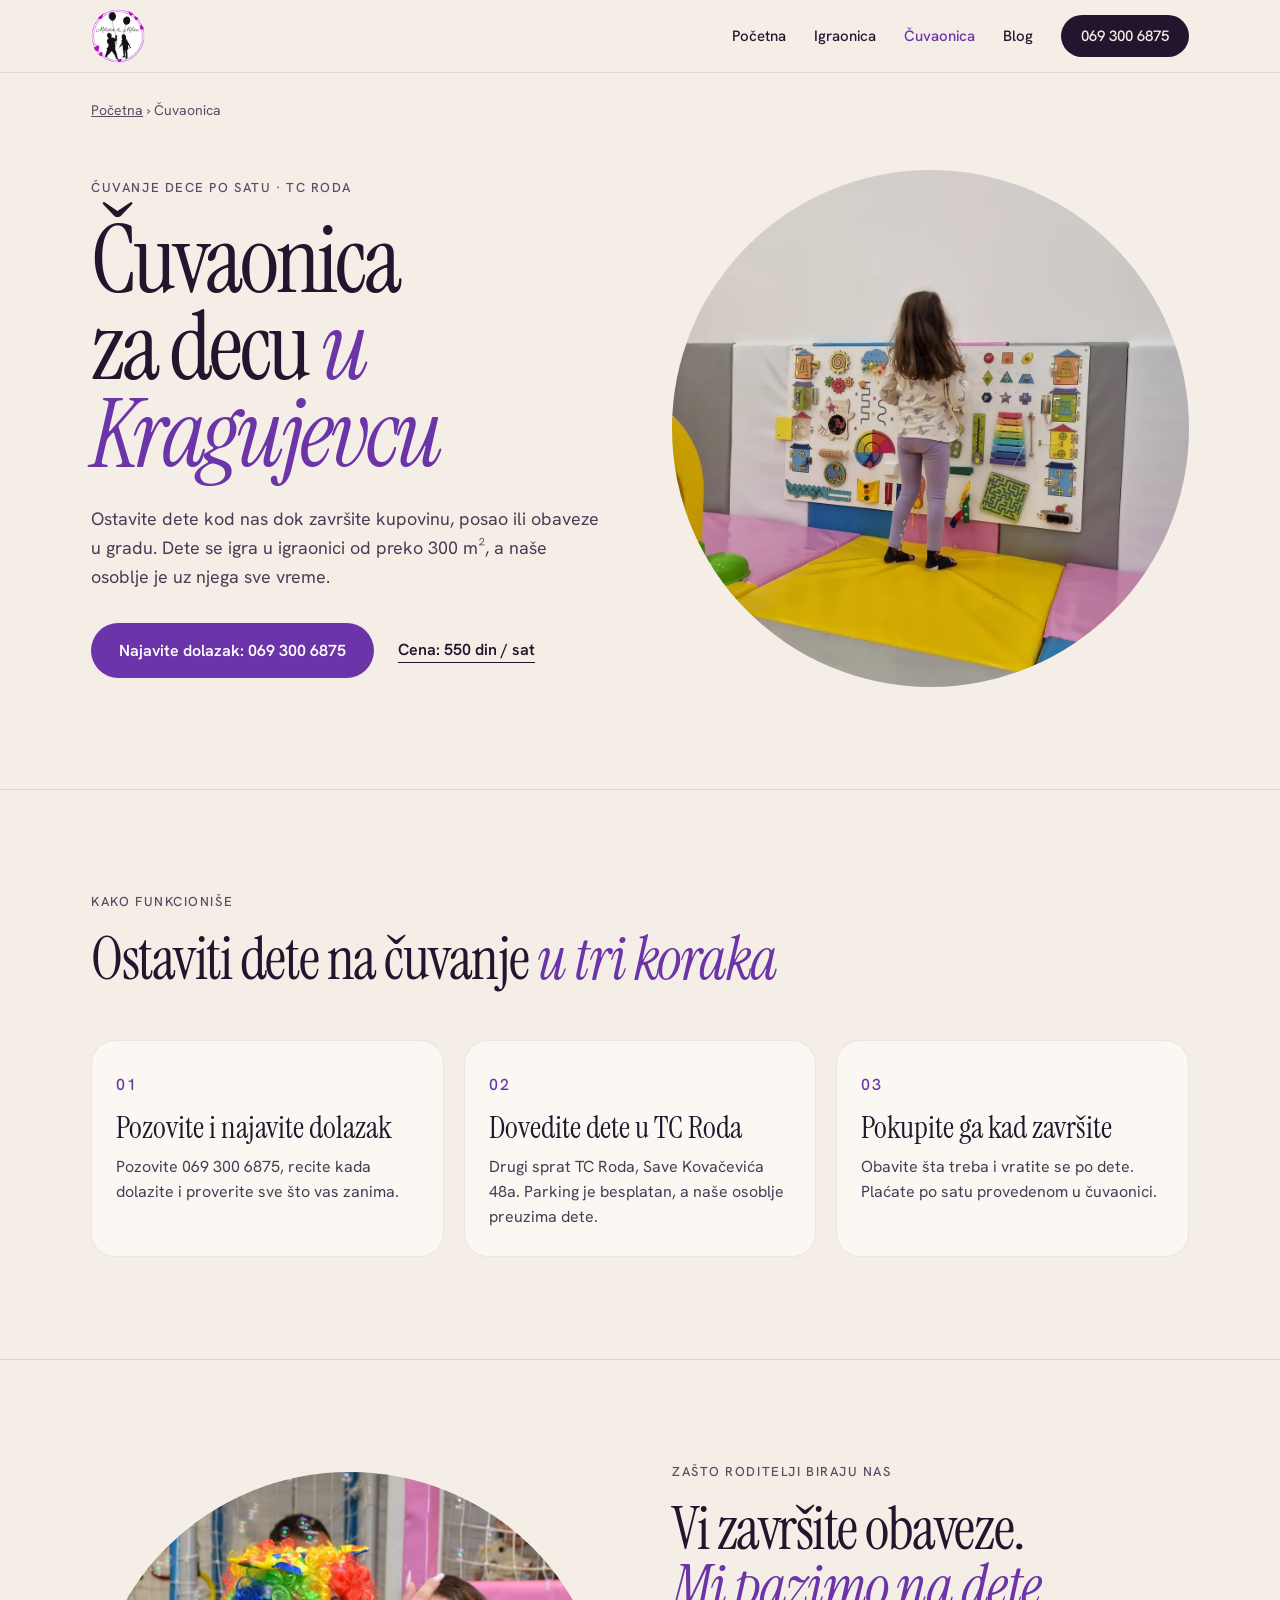
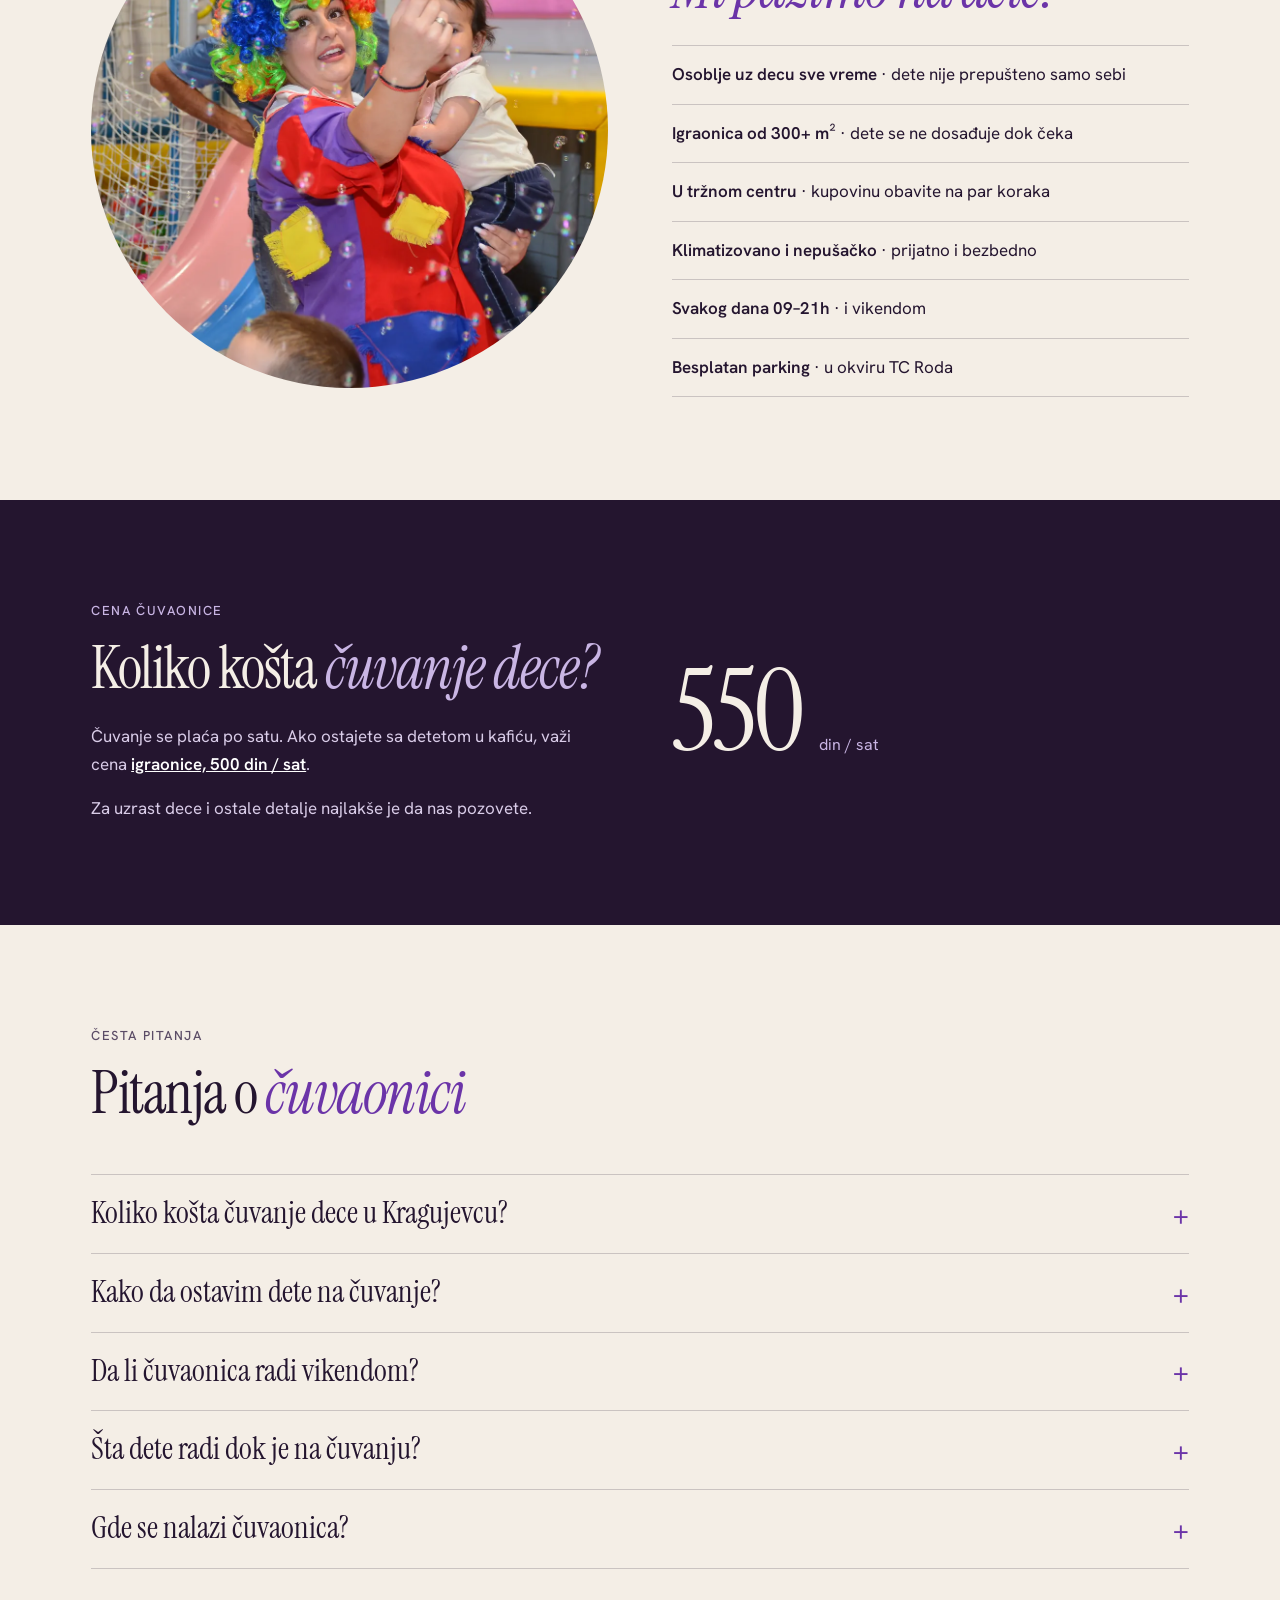
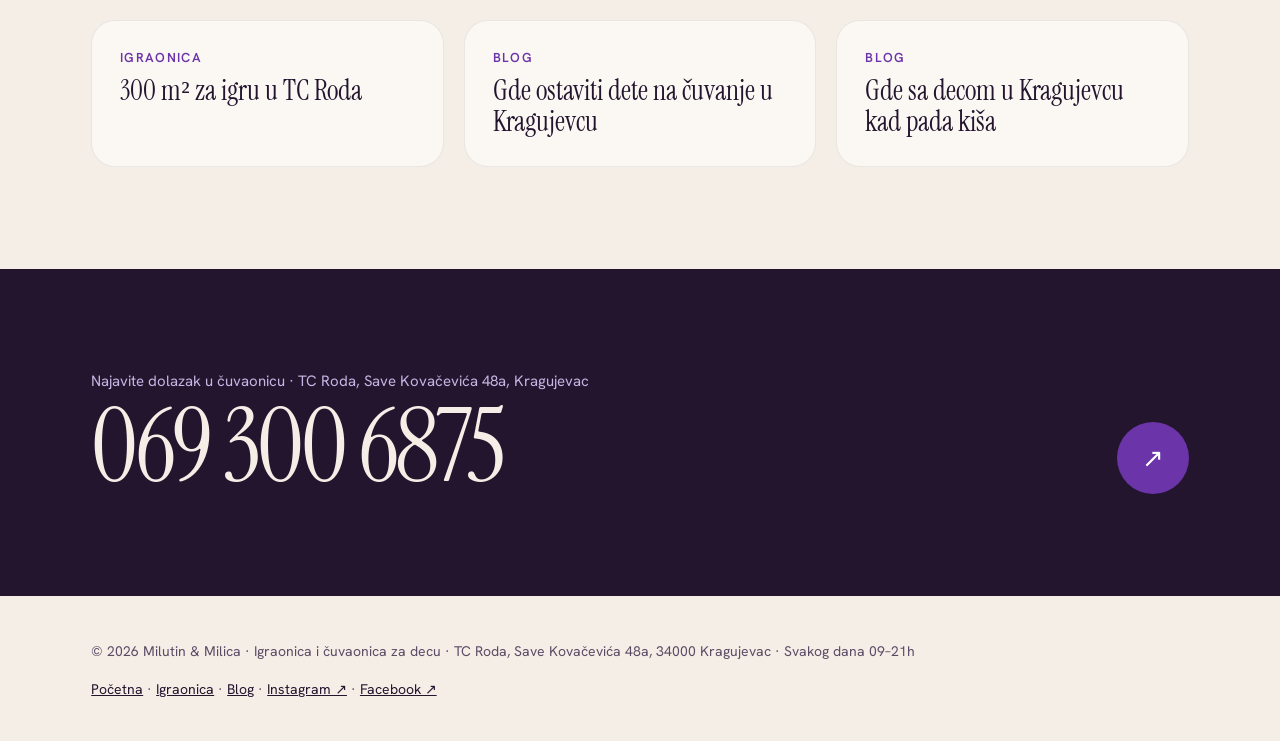
<file: cuvaonica.html>
<!DOCTYPE html>
<html lang="sr">
<head>
<meta charset="utf-8">
<meta name="viewport" content="width=device-width, initial-scale=1">
<title>Čuvaonica za decu Kragujevac · Čuvanje dece po satu · Milutin &amp; Milica</title>
<meta name="description" content="Čuvaonica za decu u Kragujevcu, TC Roda (2. sprat). Ostavite dete na čuvanje po satu uz naše osoblje dok završite kupovinu ili obaveze. 550 din/sat, svakog dana 09–21h.">
<meta name="robots" content="index, follow, max-image-preview:large">
<link rel="canonical" href="https://misicv89-ops.github.io/Milutin-i-Milica/cuvaonica">
<meta property="og:type" content="website">
<meta property="og:locale" content="sr_RS">
<meta property="og:site_name" content="Milutin &amp; Milica">
<meta property="og:url" content="https://misicv89-ops.github.io/Milutin-i-Milica/cuvaonica">
<meta property="og:title" content="Čuvaonica za decu u Kragujevcu · Milutin &amp; Milica">
<meta property="og:description" content="Čuvanje dece po satu u TC Roda, uz naše osoblje. 550 din/sat, svakog dana 09–21h.">
<meta property="og:image" content="https://misicv89-ops.github.io/Milutin-i-Milica/og-image.jpg">
<meta name="twitter:card" content="summary_large_image">
<meta name="theme-color" content="#F4EEE6">
<link rel="icon" href="data:image/svg+xml,%3Csvg xmlns='http://www.w3.org/2000/svg' viewBox='0 0 64 64'%3E%3Ccircle cx='32' cy='32' r='32' fill='%236B34A8'/%3E%3Ctext x='32' y='42' text-anchor='middle' font-family='Georgia,serif' font-size='26' fill='%23F4EEE6'%3EM%26amp;M%3C/text%3E%3C/svg%3E">
<link rel="preconnect" href="https://fonts.googleapis.com">
<link rel="preconnect" href="https://fonts.gstatic.com" crossorigin="">
<link href="https://fonts.googleapis.com/css2?family=Instrument+Serif:ital@0;1&amp;family=Hanken+Grotesk:wght@400;500;600&amp;display=swap" rel="stylesheet">
<link rel="stylesheet" href="mm-sub.css">
<style>
@media (max-width:759px){
main{text-align:center}
main .crumbs{text-align:center}
main .lead,main .txt{margin-left:auto!important;margin-right:auto!important}
main .h1,main .h2{text-wrap:balance}
main .btns{justify-content:center;flex-direction:column}
main .round{width:min(100%,340px);margin:0 auto}
main .split{justify-items:center}
main .split>div{width:100%}
main .card .in{display:flex;flex-direction:column;align-items:center}
main .list li{text-align:center}
main .price{text-align:center}
main .more a{text-align:center}
main .faq summary,main .faq details p{text-align:left}
main .call{flex-direction:column;align-items:center;text-align:center}
.ft .wrap{justify-content:center;text-align:center}
}
</style>
<script type="application/ld+json">{"@context":"https://schema.org","@graph":[{"@type":"BreadcrumbList","itemListElement":[{"@type":"ListItem","position":1,"name":"Početna","item":"https://misicv89-ops.github.io/Milutin-i-Milica/"},{"@type":"ListItem","position":2,"name":"Čuvaonica","item":"https://misicv89-ops.github.io/Milutin-i-Milica/cuvaonica"}]},{"@type":"Service","name":"Čuvaonica – čuvanje dece po satu u Kragujevcu","serviceType":"Čuvanje dece","areaServed":{"@type":"City","name":"Kragujevac"},"provider":{"@type":["ChildCare","EntertainmentBusiness"],"@id":"https://misicv89-ops.github.io/Milutin-i-Milica/#biz","name":"Igraonica i čuvaonica Milutin i Milica","telephone":"+381693006875","address":{"@type":"PostalAddress","streetAddress":"Save Kovačevića 48a, TC Roda, 2. sprat","addressLocality":"Kragujevac","postalCode":"34000","addressCountry":"RS"}},"offers":{"@type":"Offer","price":"550","priceCurrency":"RSD","description":"Cena po satu"}},{"@type":"FAQPage","mainEntity":[{"@type":"Question","name":"Koliko košta čuvanje dece u Kragujevcu?","acceptedAnswer":{"@type":"Answer","text":"Čuvanje dece u čuvaonici Milutin i Milica košta 550 dinara po satu."}},{"@type":"Question","name":"Kako da ostavim dete na čuvanje?","acceptedAnswer":{"@type":"Answer","text":"Pozovite 069 300 6875 i najavite dolazak, dovedite dete na drugi sprat TC Roda i pokupite ga kada završite obaveze."}},{"@type":"Question","name":"Da li čuvaonica radi vikendom?","acceptedAnswer":{"@type":"Answer","text":"Da. Čuvaonica radi svakog dana, uključujući subotu i nedelju, od 09:00 do 21:00."}},{"@type":"Question","name":"Šta dete radi dok je na čuvanju?","acceptedAnswer":{"@type":"Answer","text":"Igra se u igraonici od preko 300 m², uz naše osoblje: avantura staza, tobogani, bazen sa lopticama, sportski i bebi kutak."}},{"@type":"Question","name":"Gde se nalazi čuvaonica?","acceptedAnswer":{"@type":"Answer","text":"U TC Roda, na drugom spratu, Save Kovačevića 48a, Kragujevac. Parking je besplatan."}}]}]}</script>
</head>
<body>
<header class="hd">
  <div class="wrap">
    <a href="./" aria-label="Milutin &amp; Milica, početna"><img src="uploads/milutin-i-milica-logo-badge.png" alt="Milutin &amp; Milica logo" width="54" height="54"></a>
    <nav class="nav" aria-label="Glavna navigacija">
      <a href="./">Početna</a>
      <a href="igraonica.html">Igraonica</a>
      <a href="cuvaonica.html" aria-current="page">Čuvaonica</a>
      <a href="blog.html">Blog</a>
      <a class="tel" href="tel:+381693006875">069 300 6875</a>
    </nav>
  </div>
</header>

<main>
<section class="top">
  <div class="wrap">
    <p class="crumbs"><a href="./">Početna</a> › Čuvaonica</p>
    <div class="split" style="margin-top:clamp(28px,4vw,56px)">
      <div>
        <p class="eyebrow">Čuvanje dece po satu · TC Roda</p>
        <h1 class="h1">Čuvaonica za decu <em>u Kragujevcu</em></h1>
        <p class="lead">Ostavite dete kod nas dok završite kupovinu, posao ili obaveze u gradu. Dete se igra u igraonici od preko 300 m², a naše osoblje je uz njega sve vreme.</p>
        <div class="btns">
          <a class="btn" href="tel:+381693006875">Najavite dolazak: 069 300 6875</a>
          <a class="lnk" href="#cena">Cena: 550 din / sat</a>
        </div>
      </div>
      <div class="round"><img src="uploads/slike/devojcica-tabla-igracke-igraonica-kragujevac.webp" alt="Devojčica istražuje zidnu tablu sa igračkama u igraonici u Kragujevcu" fetchpriority="high"></div>
    </div>
  </div>
</section>

<section class="sec">
  <div class="wrap">
    <p class="eyebrow">Kako funkcioniše</p>
    <h2 class="h2" style="margin-top:20px">Ostaviti dete na čuvanje <em>u tri koraka</em></h2>
    <div class="grid">
      <article class="card"><div class="in"><p class="eyebrow" style="color:#6B34A8">01</p><h3 class="h3" style="margin-top:14px">Pozovite i najavite dolazak</h3><p>Pozovite 069 300 6875, recite kada dolazite i proverite sve što vas zanima.</p></div></article>
      <article class="card"><div class="in"><p class="eyebrow" style="color:#6B34A8">02</p><h3 class="h3" style="margin-top:14px">Dovedite dete u TC Roda</h3><p>Drugi sprat TC Roda, Save Kovačevića 48a. Parking je besplatan, a naše osoblje preuzima dete.</p></div></article>
      <article class="card"><div class="in"><p class="eyebrow" style="color:#6B34A8">03</p><h3 class="h3" style="margin-top:14px">Pokupite ga kad završite</h3><p>Obavite šta treba i vratite se po dete. Plaćate po satu provedenom u čuvaonici.</p></div></article>
    </div>
  </div>
</section>

<section class="sec">
  <div class="wrap split">
    <div class="round"><img src="uploads/slike/klovnica-beba-mehurici-igraonica.webp" alt="Klovnica drži bebu dok deca hvataju mehuriće od sapunice" loading="lazy"></div>
    <div>
      <p class="eyebrow">Zašto roditelji biraju nas</p>
      <h2 class="h2" style="margin-top:20px">Vi završite obaveze. <em>Mi pazimo na dete.</em></h2>
      <ul class="list">
        <li><strong>Osoblje uz decu sve vreme</strong> · dete nije prepušteno samo sebi</li>
        <li><strong>Igraonica od 300+ m²</strong> · dete se ne dosađuje dok čeka</li>
        <li><strong>U tržnom centru</strong> · kupovinu obavite na par koraka</li>
        <li><strong>Klimatizovano i nepušačko</strong> · prijatno i bezbedno</li>
        <li><strong>Svakog dana 09–21h</strong> · i vikendom</li>
        <li><strong>Besplatan parking</strong> · u okviru TC Roda</li>
      </ul>
    </div>
  </div>
</section>

<section id="cena" class="sec dark" style="border-top:0">
  <div class="wrap split">
    <div>
      <p class="eyebrow">Cena čuvaonice</p>
      <h2 class="h2" style="margin-top:20px">Koliko košta <em>čuvanje dece?</em></h2>
      <p class="txt" style="margin:24px 0 0">Čuvanje se plaća po satu. Ako ostajete sa detetom u kafiću, važi cena <a href="igraonica.html" style="color:#fff;font-weight:600">igraonice, 500 din / sat</a>.</p>
      <p class="txt" style="margin:16px 0 0">Za uzrast dece i ostale detalje najlakše je da nas pozovete.</p>
    </div>
    <p class="price">550 <small>din / sat</small></p>
  </div>
</section>

<section class="sec" style="border-top:0">
  <div class="wrap">
    <p class="eyebrow">Česta pitanja</p>
    <h2 class="h2" style="margin-top:20px">Pitanja o <em>čuvaonici</em></h2>
    <div class="faq">
      <details><summary><h3 class="h3">Koliko košta čuvanje dece u Kragujevcu?</h3><span aria-hidden="true">+</span></summary><p>Čuvanje dece u čuvaonici Milutin i Milica košta 550 dinara po satu.</p></details>
      <details><summary><h3 class="h3">Kako da ostavim dete na čuvanje?</h3><span aria-hidden="true">+</span></summary><p>Pozovite <a href="tel:+381693006875">069 300 6875</a> i najavite dolazak, dovedite dete na drugi sprat TC Roda i pokupite ga kada završite obaveze.</p></details>
      <details><summary><h3 class="h3">Da li čuvaonica radi vikendom?</h3><span aria-hidden="true">+</span></summary><p>Da. Čuvaonica radi svakog dana, uključujući subotu i nedelju, od 09:00 do 21:00.</p></details>
      <details><summary><h3 class="h3">Šta dete radi dok je na čuvanju?</h3><span aria-hidden="true">+</span></summary><p>Igra se u <a href="igraonica.html">igraonici</a> od preko 300 m², uz naše osoblje: avantura staza, tobogani, bazen sa lopticama, sportski i bebi kutak.</p></details>
      <details><summary><h3 class="h3">Gde se nalazi čuvaonica?</h3><span aria-hidden="true">+</span></summary><p>U TC Roda, na drugom spratu, Save Kovačevića 48a, Kragujevac. Parking je besplatan.</p></details>
    </div>
    <div class="more">
      <a href="igraonica.html"><small>Igraonica</small><strong>300 m² za igru u TC Roda</strong></a>
      <a href="blog-gde-ostaviti-dete-na-cuvanje-kragujevac.html"><small>Blog</small><strong>Gde ostaviti dete na čuvanje u Kragujevcu</strong></a>
      <a href="blog-gde-sa-decom-kragujevac.html"><small>Blog</small><strong>Gde sa decom u Kragujevcu kad pada kiša</strong></a>
    </div>
  </div>
</section>

<section class="sec dark" style="border-top:0">
  <div class="wrap">
    <a class="call" href="tel:+381693006875"><span><span style="display:block;font-size:15px;color:#C9B5E4">Najavite dolazak u čuvaonicu · TC Roda, Save Kovačevića 48a, Kragujevac</span><b>069 300 6875</b></span><span aria-hidden="true" style="width:72px;height:72px;border-radius:50%;background:#6B34A8;color:#fff;display:grid;place-items:center;font-size:26px">↗</span></a>
  </div>
</section>
</main>

<footer class="ft">
  <div class="wrap">
    <span>© 2026 Milutin &amp; Milica · Igraonica i čuvaonica za decu · TC Roda, Save Kovačevića 48a, 34000 Kragujevac · Svakog dana 09–21h</span>
    <span><a href="./">Početna</a> · <a href="igraonica.html">Igraonica</a> · <a href="blog.html">Blog</a> · <a href="https://www.instagram.com/igraonica_milutin_i_milica/" target="_blank" rel="noopener">Instagram ↗</a> · <a href="https://www.facebook.com/milutin.milica.2025/" target="_blank" rel="noopener">Facebook ↗</a></span>
  </div>
</footer>
<nav class="mbar" aria-label="Brzi poziv"><a href="tel:+381693006875">Pozovi 069 300 6875</a></nav>
</body>
</html>
</file>
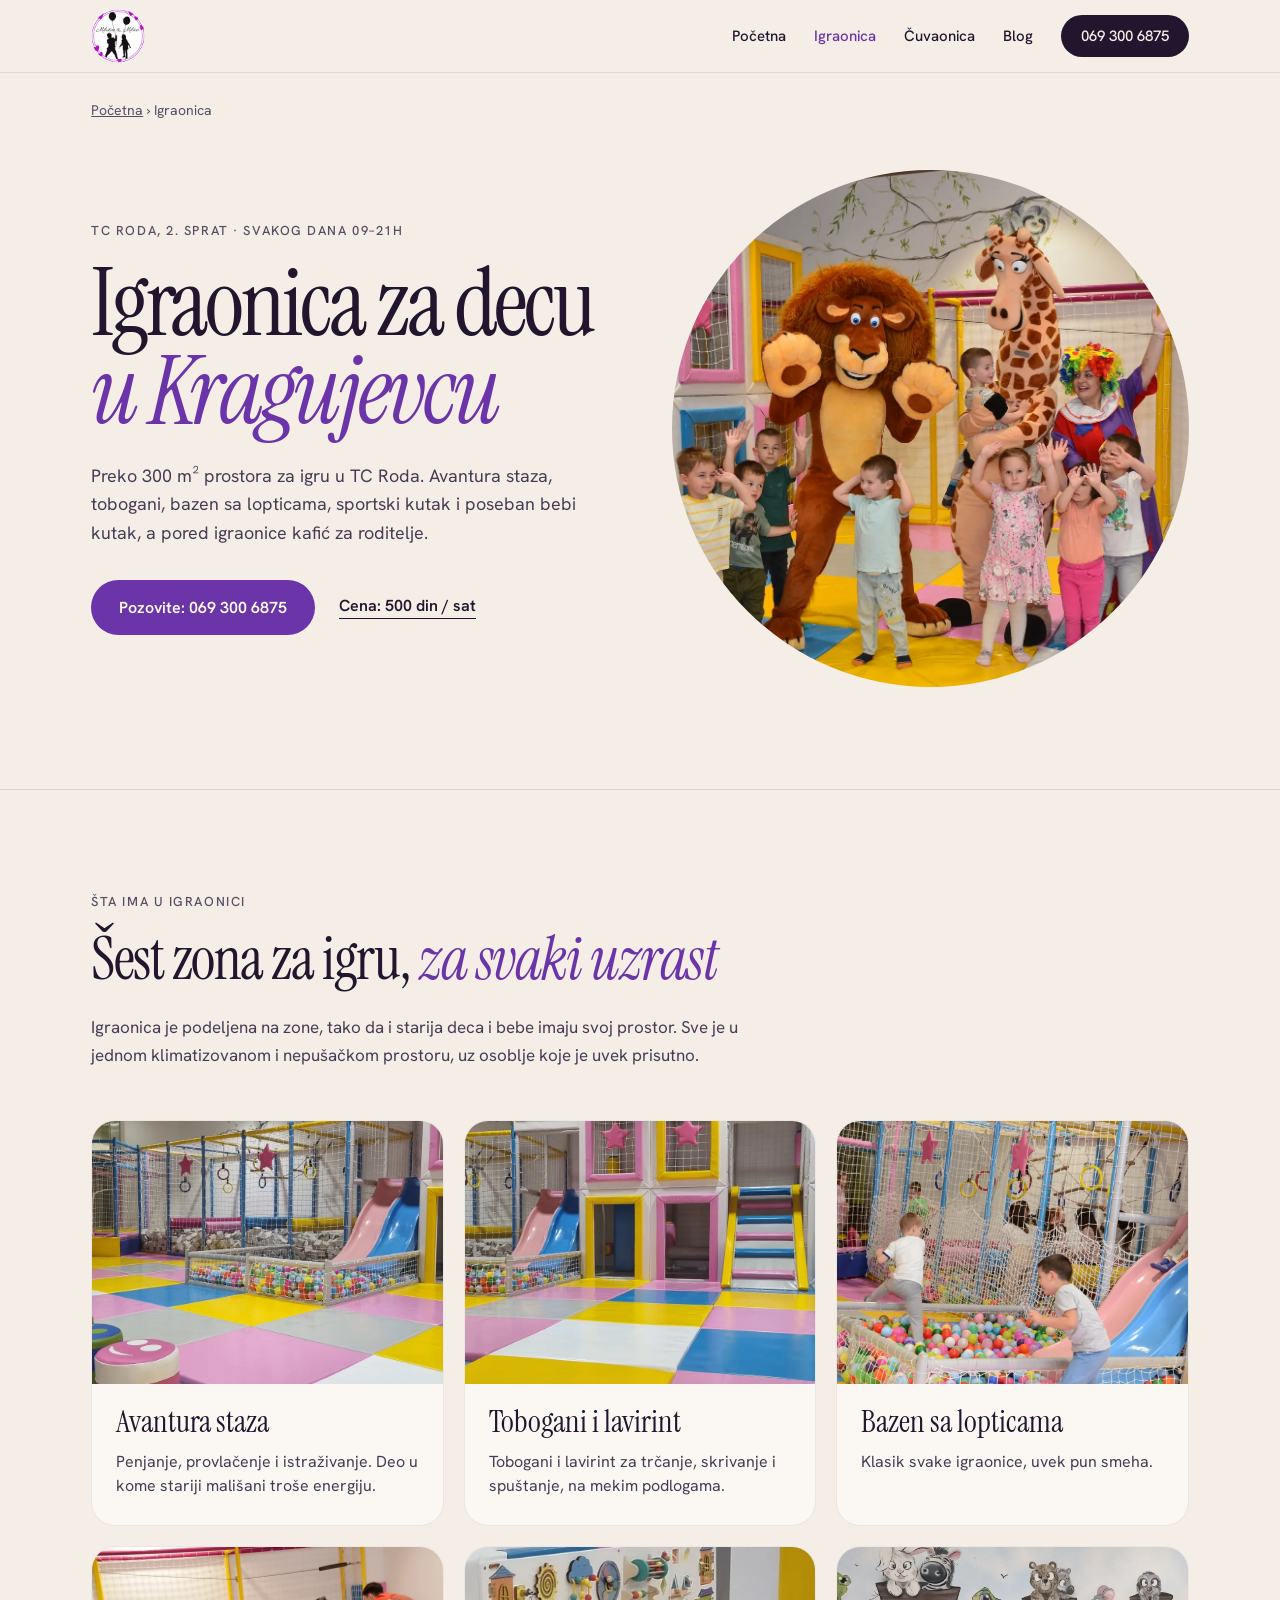
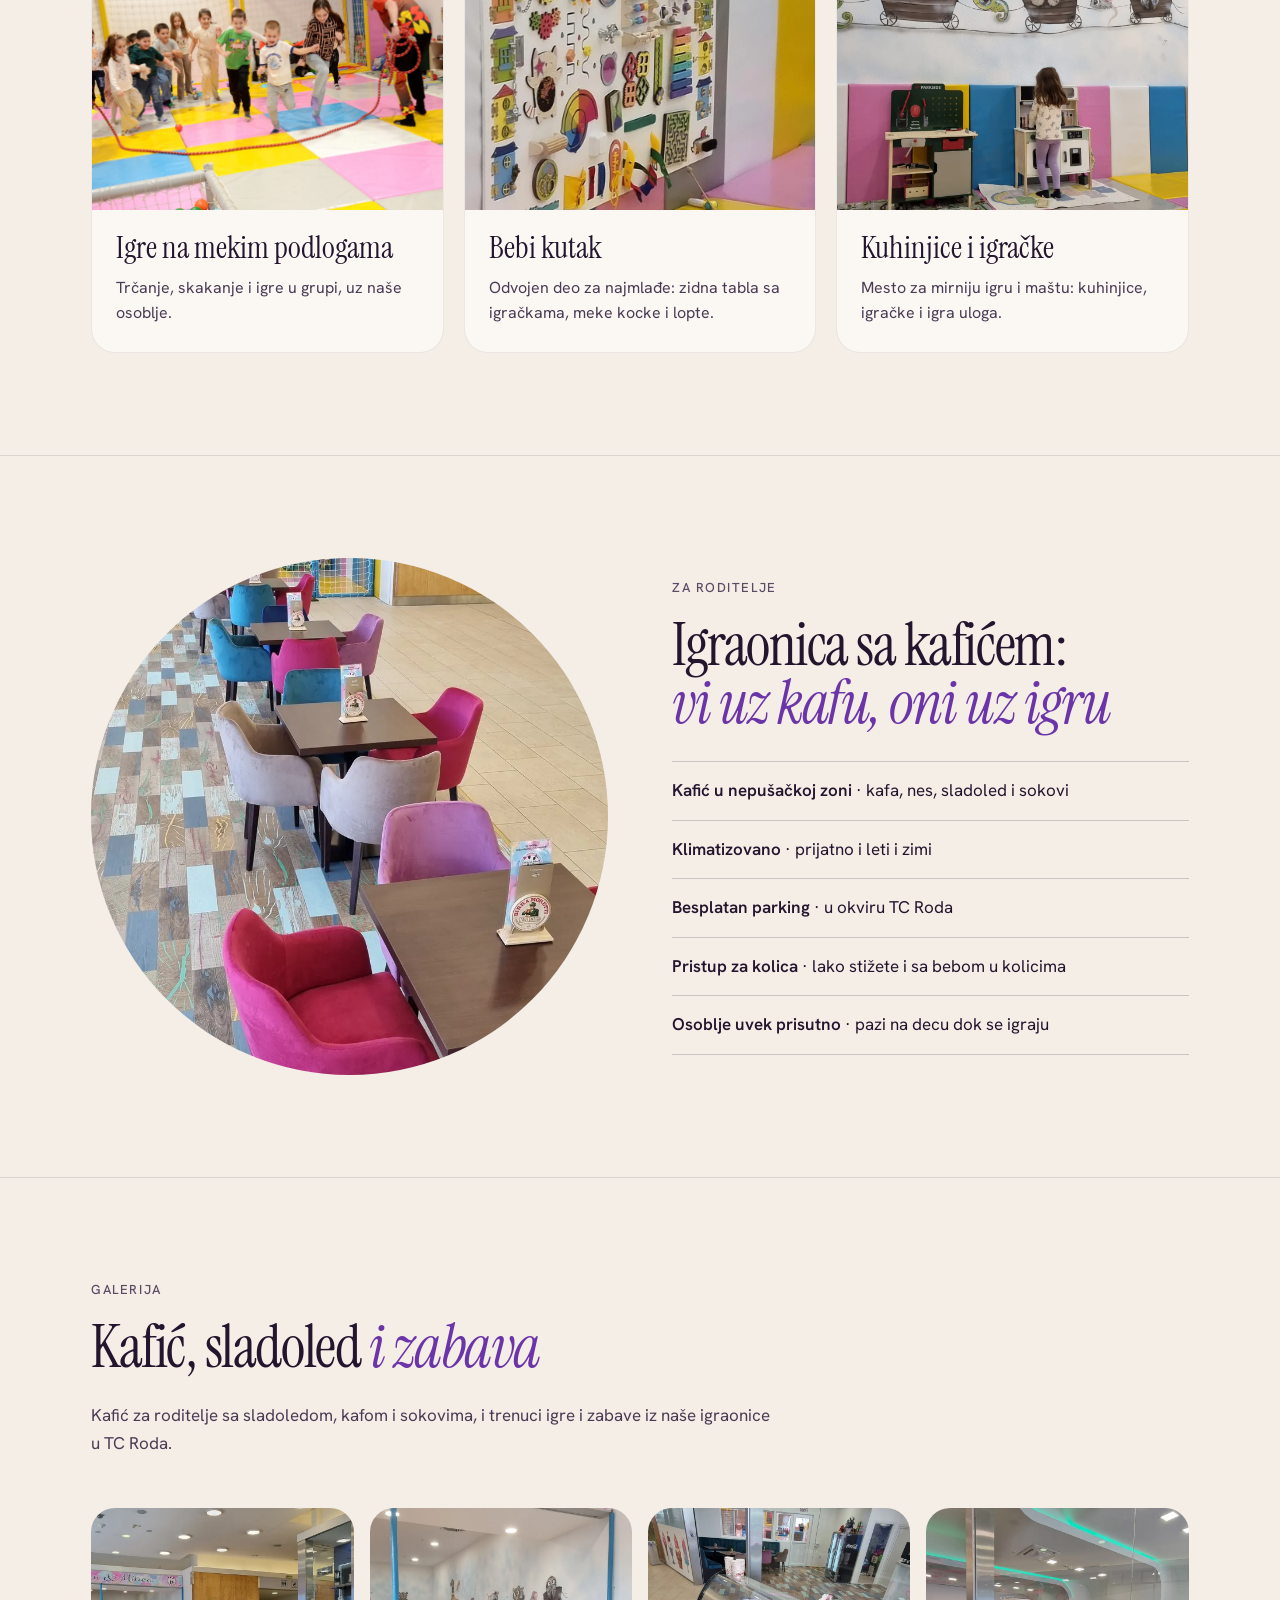
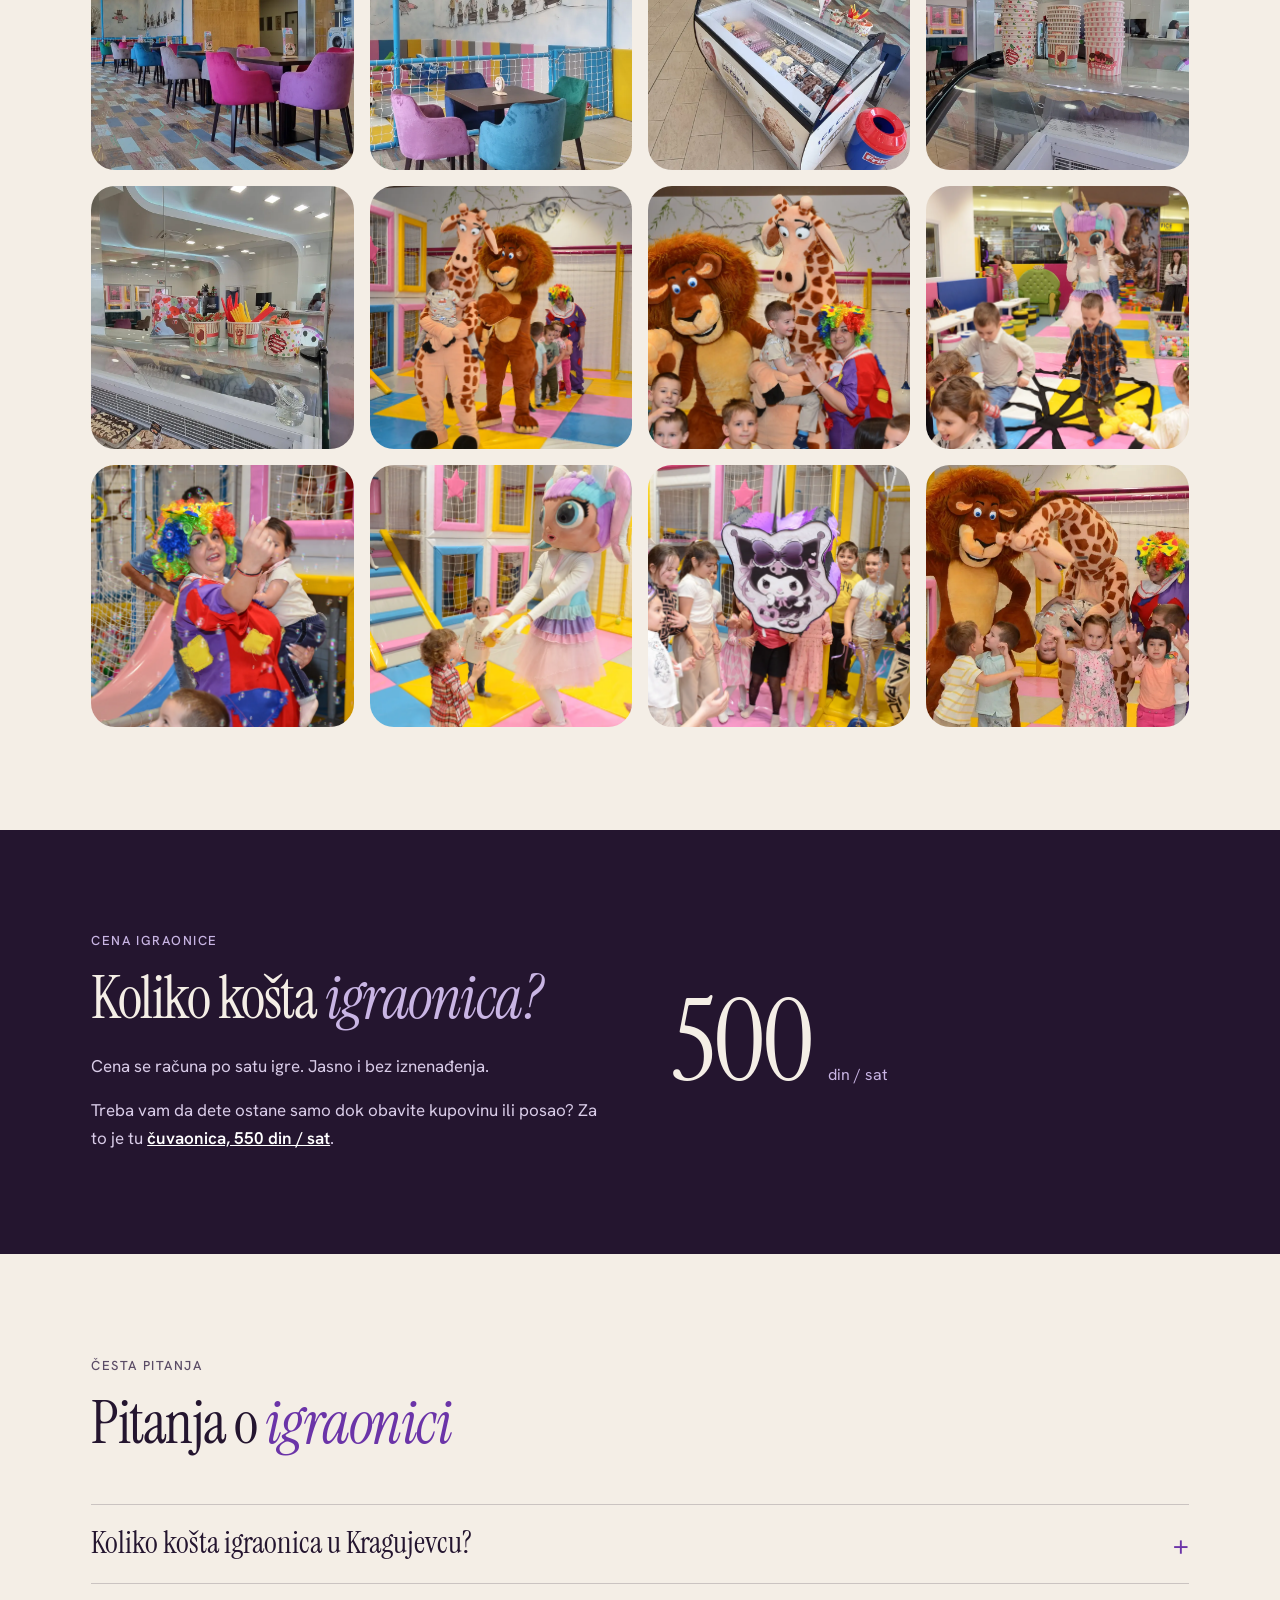
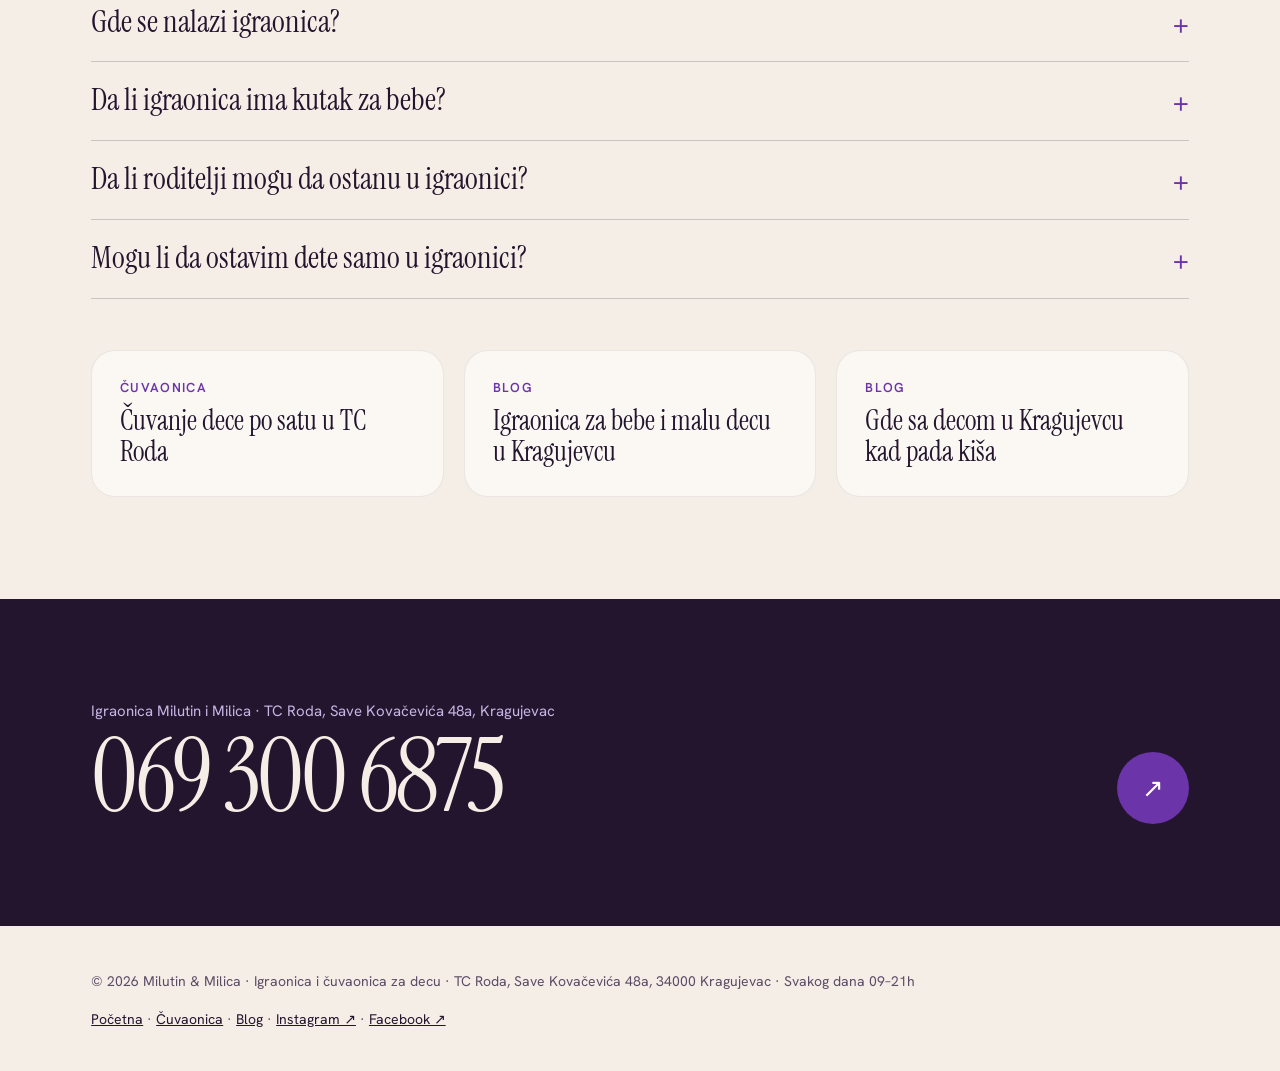
<file: igraonica.html>
<!DOCTYPE html>
<html lang="sr">
<head>
<meta charset="utf-8">
<meta name="viewport" content="width=device-width, initial-scale=1">
<title>Igraonica za decu Kragujevac · 300 m² u TC Roda · Milutin &amp; Milica</title>
<meta name="description" content="Igraonica za decu u Kragujevcu, TC Roda (2. sprat): avantura staza, tobogani, bazen sa lopticama, bebi kutak i kafić za roditelje. 500 din/sat, svakog dana 09–21h.">
<meta name="robots" content="index, follow, max-image-preview:large">
<link rel="canonical" href="https://misicv89-ops.github.io/Milutin-i-Milica/igraonica">
<meta property="og:type" content="website">
<meta property="og:locale" content="sr_RS">
<meta property="og:site_name" content="Milutin &amp; Milica">
<meta property="og:url" content="https://misicv89-ops.github.io/Milutin-i-Milica/igraonica">
<meta property="og:title" content="Igraonica za decu u Kragujevcu · Milutin &amp; Milica">
<meta property="og:description" content="300 m² za igru u TC Roda: avantura staza, tobogani, bebi kutak i kafić za roditelje. Svakog dana 09–21h.">
<meta property="og:image" content="https://misicv89-ops.github.io/Milutin-i-Milica/og-image.jpg">
<meta name="twitter:card" content="summary_large_image">
<meta name="theme-color" content="#F4EEE6">
<link rel="icon" href="data:image/svg+xml,%3Csvg xmlns='http://www.w3.org/2000/svg' viewBox='0 0 64 64'%3E%3Ccircle cx='32' cy='32' r='32' fill='%236B34A8'/%3E%3Ctext x='32' y='42' text-anchor='middle' font-family='Georgia,serif' font-size='26' fill='%23F4EEE6'%3EM%26amp;M%3C/text%3E%3C/svg%3E">
<link rel="preconnect" href="https://fonts.googleapis.com">
<link rel="preconnect" href="https://fonts.gstatic.com" crossorigin="">
<link href="https://fonts.googleapis.com/css2?family=Instrument+Serif:ital@0;1&amp;family=Hanken+Grotesk:wght@400;500;600&amp;display=swap" rel="stylesheet">
<script type="application/ld+json">{"@context":"https://schema.org","@graph":[{"@type":"BreadcrumbList","itemListElement":[{"@type":"ListItem","position":1,"name":"Početna","item":"https://misicv89-ops.github.io/Milutin-i-Milica/"},{"@type":"ListItem","position":2,"name":"Igraonica","item":"https://misicv89-ops.github.io/Milutin-i-Milica/igraonica"}]},{"@type":"Service","name":"Igraonica za decu u Kragujevcu","serviceType":"Dečja igraonica","areaServed":{"@type":"City","name":"Kragujevac"},"provider":{"@type":["ChildCare","EntertainmentBusiness"],"@id":"https://misicv89-ops.github.io/Milutin-i-Milica/#biz","name":"Igraonica i čuvaonica Milutin i Milica","telephone":"+381693006875","address":{"@type":"PostalAddress","streetAddress":"Save Kovačevića 48a, TC Roda, 2. sprat","addressLocality":"Kragujevac","postalCode":"34000","addressCountry":"RS"}},"offers":{"@type":"Offer","price":"500","priceCurrency":"RSD","description":"Cena po satu"}},{"@type":"FAQPage","mainEntity":[{"@type":"Question","name":"Koliko košta igraonica u Kragujevcu?","acceptedAnswer":{"@type":"Answer","text":"Igranje u igraonici Milutin i Milica košta 500 dinara po satu."}},{"@type":"Question","name":"Gde se nalazi igraonica?","acceptedAnswer":{"@type":"Answer","text":"Na drugom spratu TC Roda, Save Kovačevića 48a, Kragujevac. Parking je besplatan."}},{"@type":"Question","name":"Da li igraonica ima kutak za bebe?","acceptedAnswer":{"@type":"Answer","text":"Da. Bebi kutak je odvojen deo sa kuhinjicama, mekim kockama i loptama, za najmlađu decu."}},{"@type":"Question","name":"Da li roditelji mogu da ostanu u igraonici?","acceptedAnswer":{"@type":"Answer","text":"Da. Pored igraonice je kafić u odvojenoj nepušačkoj zoni, odakle vidite decu."}},{"@type":"Question","name":"Mogu li da ostavim dete samo u igraonici?","acceptedAnswer":{"@type":"Answer","text":"Da, kroz našu čuvaonicu. Čuvanje dece košta 550 dinara po satu i dete je sve vreme uz naše osoblje."}}]}]}</script>
<link rel="stylesheet" href="mm-sub.css">
</head>
<body>
<header class="hd">
  <div class="wrap">
    <a href="./" aria-label="Milutin &amp; Milica, početna"><img src="uploads/milutin-i-milica-logo-badge.png" alt="Milutin &amp; Milica logo" width="54" height="54"></a>
    <nav class="nav" aria-label="Glavna navigacija">
      <a href="./">Početna</a>
      <a href="igraonica.html" aria-current="page">Igraonica</a>
      <a href="cuvaonica.html">Čuvaonica</a>
      <a href="blog.html">Blog</a>
      <a class="tel" href="tel:+381693006875">069 300 6875</a>
    </nav>
  </div>
</header>

<main>
<section class="top">
  <div class="wrap">
    <p class="crumbs"><a href="./">Početna</a> › Igraonica</p>
    <div class="split" style="margin-top:clamp(28px,4vw,56px)">
      <div>
        <p class="eyebrow">TC Roda, 2. sprat · Svakog dana 09–21h</p>
        <h1 class="h1">Igraonica za decu <em>u Kragujevcu</em></h1>
        <p class="lead">Preko 300 m² prostora za igru u TC Roda. Avantura staza, tobogani, bazen sa lopticama, sportski kutak i poseban bebi kutak, a pored igraonice kafić za roditelje.</p>
        <div class="btns">
          <a class="btn" href="tel:+381693006875">Pozovite: 069 300 6875</a>
          <a class="lnk" href="#cena">Cena: 500 din / sat</a>
        </div>
      </div>
      <div class="round"><img src="uploads/slike/lav-zirafa-klovn-deca-igraonica-kragujevac.webp" alt="Deca mašu sa maskotama lavom i žirafom i klovnicom u igraonici u Kragujevcu" fetchpriority="high"></div>
    </div>
  </div>
</section>

<section class="sec">
  <div class="wrap">
    <p class="eyebrow">Šta ima u igraonici</p>
    <h2 class="h2" style="margin-top:20px">Šest zona za igru, <em>za svaki uzrast</em></h2>
    <p class="txt" style="margin:24px 0 0">Igraonica je podeljena na zone, tako da i starija deca i bebe imaju svoj prostor. Sve je u jednom klimatizovanom i nepušačkom prostoru, uz osoblje koje je uvek prisutno.</p>
    <div class="grid">
      <article class="card"><img src="uploads/slike/avantura-staza-bazen-sa-lopticama-igraonica-kragujevac.webp" alt="Avantura staza sa karikama, bazen sa lopticama i tobogani u igraonici u Kragujevcu" loading="lazy"><div class="in"><h3 class="h3">Avantura staza</h3><p>Penjanje, provlačenje i istraživanje. Deo u kome stariji mališani troše energiju.</p></div></article>
      <article class="card"><img src="uploads/slike/kucica-sa-toboganima-igraonica-tc-roda.webp" alt="Kućica na dva sprata sa toboganima i merdevinama u igraonici u TC Roda" loading="lazy"><div class="in"><h3 class="h3">Tobogani i lavirint</h3><p>Tobogani i lavirint za trčanje, skrivanje i spuštanje, na mekim podlogama.</p></div></article>
      <article class="card"><img src="uploads/slike/deca-bazen-sa-lopticama-tobogan-kragujevac.webp" alt="Dečaci trče pored bazena sa lopticama i tobogana u igraonici u Kragujevcu" loading="lazy"><div class="in"><h3 class="h3">Bazen sa lopticama</h3><p>Klasik svake igraonice, uvek pun smeha.</p></div></article>
      <article class="card"><img src="uploads/slike/igre-na-mekim-podlogama-deca-animator.webp" alt="Deca preskaču konopac u igri sa animatorom na mekim podlogama" loading="lazy"><div class="in"><h3 class="h3">Igre na mekim podlogama</h3><p>Trčanje, skakanje i igre u grupi, uz naše osoblje.</p></div></article>
      <article class="card"><img src="uploads/slike/zidna-tabla-sa-igrackama-bebi-kutak.webp" alt="Zidna tabla sa igračkama za bebe i malu decu u bebi kutku" loading="lazy"><div class="in"><h3 class="h3">Bebi kutak</h3><p>Odvojen deo za najmlađe: zidna tabla sa igračkama, meke kocke i lopte.</p></div></article>
      <article class="card"><img src="uploads/slike/decja-kuhinjica-oslikani-zid-igraonica.webp" alt="Devojčica se igra dečjom kuhinjicom ispod oslikanog zida sa životinjama" loading="lazy"><div class="in"><h3 class="h3">Kuhinjice i igračke</h3><p>Mesto za mirniju igru i maštu: kuhinjice, igračke i igra uloga.</p></div></article>
    </div>
  </div>
</section>

<section class="sec">
  <div class="wrap split">
    <div class="round"><img src="uploads/slike/kafic-fotelje-pogled-na-igraonicu.webp" alt="Šarene fotelje i stolovi za roditelje sa pogledom na igraonicu" loading="lazy"></div>
    <div>
      <p class="eyebrow">Za roditelje</p>
      <h2 class="h2" style="margin-top:20px">Igraonica sa kafićem: <em>vi uz kafu, oni uz igru</em></h2>
      <ul class="list">
        <li><strong>Kafić u nepušačkoj zoni</strong> · kafa, nes, sladoled i sokovi</li>
        <li><strong>Klimatizovano</strong> · prijatno i leti i zimi</li>
        <li><strong>Besplatan parking</strong> · u okviru TC Roda</li>
        <li><strong>Pristup za kolica</strong> · lako stižete i sa bebom u kolicima</li>
        <li><strong>Osoblje uvek prisutno</strong> · pazi na decu dok se igraju</li>
      </ul>
    </div>
  </div>
</section>

<section class="sec">
  <div class="wrap">
    <p class="eyebrow">Galerija</p>
    <h2 class="h2" style="margin-top:20px">Kafić, sladoled <em>i zabava</em></h2>
    <p class="txt" style="margin:24px 0 0">Kafić za roditelje sa sladoledom, kafom i sokovima, i trenuci igre i zabave iz naše igraonice u TC Roda.</p>
    <div style="margin-top:clamp(32px,4vw,56px);display:grid;grid-template-columns:repeat(auto-fill,minmax(min(100%,220px),1fr));gap:16px">
      <figure style="margin:0;aspect-ratio:1/1;border-radius:24px;overflow:hidden;background:#E4DACE"><img src="uploads/slike/kafic-stolovi-tc-roda-kragujevac.webp" alt="Red stolova sa šarenim foteljama u kafiću Milutin i Milica u TC Roda" loading="lazy" style="width:100%;height:100%;object-fit:cover;display:block"></figure>
      <figure style="margin:0;aspect-ratio:1/1;border-radius:24px;overflow:hidden;background:#E4DACE"><img src="uploads/slike/kafic-za-roditelje-pored-igraonice-za-bebe.webp" alt="Sto sa šarenim foteljama u kafiću za roditelje, pored igraonice za bebe" loading="lazy" style="width:100%;height:100%;object-fit:cover;display:block"></figure>
      <figure style="margin:0;aspect-ratio:1/1;border-radius:24px;overflow:hidden;background:#E4DACE"><img src="uploads/slike/sladoled-vitrina-milutin-i-milica-tc-roda.webp" alt="Vitrina sa sladoledom na ulazu u Milutin i Milica, TC Roda Kragujevac" loading="lazy" style="width:100%;height:100%;object-fit:cover;display:block"></figure>
      <figure style="margin:0;aspect-ratio:1/1;border-radius:24px;overflow:hidden;background:#E4DACE"><img src="uploads/slike/case-za-sladoled-kafic-milutin-i-milica.webp" alt="Šarene čaše za sladoled u kafiću Milutin i Milica" loading="lazy" style="width:100%;height:100%;object-fit:cover;display:block"></figure>
      <figure style="margin:0;aspect-ratio:1/1;border-radius:24px;overflow:hidden;background:#E4DACE"><img src="uploads/slike/ukusi-sladoleda-vitrina-kafic.webp" alt="Ukusi sladoleda u vitrini kafića Milutin i Milica" loading="lazy" style="width:100%;height:100%;object-fit:cover;display:block"></figure>
      <figure style="margin:0;aspect-ratio:1/1;border-radius:24px;overflow:hidden;background:#E4DACE"><img src="uploads/slike/maskote-lav-zirafa-deca-voz.webp" alt="Maskote lav i žirafa i deca u vozu igre u igraonici" loading="lazy" style="width:100%;height:100%;object-fit:cover;display:block"></figure>
      <figure style="margin:0;aspect-ratio:1/1;border-radius:24px;overflow:hidden;background:#E4DACE"><img src="uploads/slike/grupna-slika-maskote-deca-igraonica.webp" alt="Grupna fotografija dece sa maskotama lavom i žirafom i klovnicom" loading="lazy" style="width:100%;height:100%;object-fit:cover;display:block"></figure>
      <figure style="margin:0;aspect-ratio:1/1;border-radius:24px;overflow:hidden;background:#E4DACE"><img src="uploads/slike/deca-igra-maskota-igraonica-kragujevac.webp" alt="Deca se igraju uz maskotu u igraonici Milutin i Milica" loading="lazy" style="width:100%;height:100%;object-fit:cover;display:block"></figure>
      <figure style="margin:0;aspect-ratio:1/1;border-radius:24px;overflow:hidden;background:#E4DACE"><img src="uploads/slike/klovnica-beba-mehurici-igraonica.webp" alt="Klovnica drži bebu dok deca hvataju mehuriće od sapunice" loading="lazy" style="width:100%;height:100%;object-fit:cover;display:block"></figure>
      <figure style="margin:0;aspect-ratio:1/1;border-radius:24px;overflow:hidden;background:#E4DACE"><img src="uploads/slike/maskota-sa-bebama-igraonica.webp" alt="Maskota se igra sa najmlađom decom kod kućice u igraonici" loading="lazy" style="width:100%;height:100%;object-fit:cover;display:block"></figure>
      <figure style="margin:0;aspect-ratio:1/1;border-radius:24px;overflow:hidden;background:#E4DACE"><img src="uploads/slike/pinjata-zabava-deca-igraonica.webp" alt="Deca čekaju da pinjata pukne u igraonici" loading="lazy" style="width:100%;height:100%;object-fit:cover;display:block"></figure>
      <figure style="margin:0;aspect-ratio:1/1;border-radius:24px;overflow:hidden;background:#E4DACE"><img src="uploads/slike/otvoreno-igranje-cuvanje-9-21h.webp" alt="Otvoreno za igranje i čuvanje od 9 do 21h, igraonica Milutin i Milica" loading="lazy" style="width:100%;height:100%;object-fit:cover;display:block"></figure>
    </div>
  </div>
</section>

<section id="cena" class="sec dark" style="border-top:0">
  <div class="wrap split">
    <div>
      <p class="eyebrow">Cena igraonice</p>
      <h2 class="h2" style="margin-top:20px">Koliko košta <em>igraonica?</em></h2>
      <p class="txt" style="margin:24px 0 0">Cena se računa po satu igre. Jasno i bez iznenađenja.</p>
      <p class="txt" style="margin:16px 0 0">Treba vam da dete ostane samo dok obavite kupovinu ili posao? Za to je tu <a href="cuvaonica.html" style="color:#fff;font-weight:600">čuvaonica, 550 din / sat</a>.</p>
    </div>
    <p class="price">500 <small>din / sat</small></p>
  </div>
</section>

<section class="sec" style="border-top:0">
  <div class="wrap">
    <p class="eyebrow">Česta pitanja</p>
    <h2 class="h2" style="margin-top:20px">Pitanja o <em>igraonici</em></h2>
    <div class="faq">
      <details><summary><h3 class="h3">Koliko košta igraonica u Kragujevcu?</h3><span aria-hidden="true">+</span></summary><p>Igranje u igraonici Milutin i Milica košta 500 dinara po satu.</p></details>
      <details><summary><h3 class="h3">Gde se nalazi igraonica?</h3><span aria-hidden="true">+</span></summary><p>Na drugom spratu TC Roda, Save Kovačevića 48a, Kragujevac. Parking je besplatan.</p></details>
      <details><summary><h3 class="h3">Da li igraonica ima kutak za bebe?</h3><span aria-hidden="true">+</span></summary><p>Da. Bebi kutak je odvojen deo sa kuhinjicama, mekim kockama i loptama, za najmlađu decu.</p></details>
      <details><summary><h3 class="h3">Da li roditelji mogu da ostanu u igraonici?</h3><span aria-hidden="true">+</span></summary><p>Da. Pored igraonice je kafić u odvojenoj nepušačkoj zoni, odakle vidite decu.</p></details>
      <details><summary><h3 class="h3">Mogu li da ostavim dete samo u igraonici?</h3><span aria-hidden="true">+</span></summary><p>Da, kroz našu <a href="cuvaonica.html">čuvaonicu</a>. Čuvanje dece košta 550 dinara po satu i dete je sve vreme uz naše osoblje.</p></details>
    </div>
    <div class="more">
      <a href="cuvaonica.html"><small>Čuvaonica</small><strong>Čuvanje dece po satu u TC Roda</strong></a>
      <a href="blog-igraonica-za-bebe-kragujevac.html"><small>Blog</small><strong>Igraonica za bebe i malu decu u Kragujevcu</strong></a>
      <a href="blog-gde-sa-decom-kragujevac.html"><small>Blog</small><strong>Gde sa decom u Kragujevcu kad pada kiša</strong></a>
    </div>
  </div>
</section>

<section class="sec dark" style="border-top:0">
  <div class="wrap">
    <a class="call" href="tel:+381693006875"><span><span style="display:block;font-size:15px;color:#C9B5E4">Igraonica Milutin i Milica · TC Roda, Save Kovačevića 48a, Kragujevac</span><b>069 300 6875</b></span><span aria-hidden="true" style="width:72px;height:72px;border-radius:50%;background:#6B34A8;color:#fff;display:grid;place-items:center;font-size:26px">↗</span></a>
  </div>
</section>
</main>

<footer class="ft">
  <div class="wrap">
    <span>© 2026 Milutin &amp; Milica · Igraonica i čuvaonica za decu · TC Roda, Save Kovačevića 48a, 34000 Kragujevac · Svakog dana 09–21h</span>
    <span><a href="./">Početna</a> · <a href="cuvaonica.html">Čuvaonica</a> · <a href="blog.html">Blog</a> · <a href="https://www.instagram.com/igraonica_milutin_i_milica/" target="_blank" rel="noopener">Instagram ↗</a> · <a href="https://www.facebook.com/milutin.milica.2025/" target="_blank" rel="noopener">Facebook ↗</a></span>
  </div>
</footer>
<nav class="mbar" aria-label="Brzi poziv"><a href="tel:+381693006875">Pozovi 069 300 6875</a></nav>
</body>
</html>
</file>
<file: mm-sub.css>
*{box-sizing:border-box}
html{scroll-behavior:smooth}
body{margin:0;background:#F4EEE6;color:#24152F;font-family:'Hanken Grotesk',system-ui,sans-serif;-webkit-font-smoothing:antialiased}
a{color:#6B34A8}
:focus-visible{outline:2px solid #6B34A8;outline-offset:4px}
em{font-style:italic;color:#6B34A8}
.wrap{max-width:1200px;margin:0 auto;padding:0 clamp(20px,4vw,56px)}
.hd{position:sticky;top:0;z-index:40;background:rgba(244,238,230,.9);backdrop-filter:blur(16px);-webkit-backdrop-filter:blur(16px);border-bottom:1px solid rgba(36,21,47,.1)}
.hd .wrap{display:flex;align-items:center;justify-content:space-between;gap:12px 20px;min-height:72px}
.hd img{width:54px;height:54px;border-radius:50%;background:#fff;display:block}
.nav{display:flex;align-items:center;gap:28px;font-size:15px;font-weight:500}
.nav a{color:#24152F;text-decoration:none;white-space:nowrap}
.nav a:hover,.nav a[aria-current]{color:#6B34A8}
.nav .tel{padding:11px 20px;border-radius:999px;background:#24152F;color:#F4EEE6}
.nav .tel:hover{background:#6B34A8;color:#fff}
.crumbs{margin:0;padding-top:28px;font-size:14px;color:#5B4C66}
.crumbs a{color:#5B4C66}
.eyebrow{margin:0;font-size:13px;font-weight:500;letter-spacing:.12em;text-transform:uppercase;color:#5B4C66}
.h1{margin:20px 0 0;font-family:'Instrument Serif',serif;font-weight:400;font-size:clamp(48px,7.4vw,120px);line-height:.92;letter-spacing:-.035em;text-wrap:balance}
.h2{margin:0;font-family:'Instrument Serif',serif;font-weight:400;font-size:clamp(36px,4.6vw,72px);line-height:1;letter-spacing:-.025em;text-wrap:balance}
.h3{margin:0;font-family:'Instrument Serif',serif;font-weight:400;font-size:clamp(26px,2.4vw,34px);line-height:1.1}
.lead{margin:28px 0 0;max-width:620px;font-size:clamp(17px,1.4vw,20px);line-height:1.6;color:#4A3B55;text-wrap:pretty}
.txt{max-width:680px;font-size:17px;line-height:1.65;color:#4A3B55}
.btns{margin-top:32px;display:flex;flex-wrap:wrap;gap:14px 24px;align-items:center}
.btn{display:inline-flex;align-items:center;gap:12px;padding:17px 28px;border-radius:999px;background:#6B34A8;color:#fff;font-weight:600;font-size:16px;text-decoration:none;transition:background .25s}
.btn:hover{background:#24152F;color:#fff}
.lnk{font-weight:600;font-size:16px;color:#24152F;text-decoration:none;border-bottom:1px solid currentColor;padding-bottom:2px}
.lnk:hover{color:#6B34A8}
.sec{padding:clamp(64px,8vw,128px) 0;border-top:1px solid rgba(36,21,47,.12)}
.top{padding:0 0 clamp(64px,8vw,112px)}
.split{display:grid;grid-template-columns:repeat(auto-fit,minmax(min(100%,420px),1fr));gap:clamp(32px,5vw,80px);align-items:center}
.round{aspect-ratio:1/1;width:100%;border-radius:50%;overflow:hidden;background:#E4DACE}
.round img{width:100%;height:100%;object-fit:cover;display:block}
.grid{display:grid;grid-template-columns:repeat(auto-fill,minmax(min(100%,300px),1fr));gap:20px;margin-top:clamp(36px,4vw,64px)}
.card{background:#FBF8F3;border:1px solid rgba(36,21,47,.08);border-radius:24px;overflow:hidden}
.card img{width:100%;aspect-ratio:4/3;object-fit:cover;display:block;background:#E4DACE}
.card .in{padding:22px 24px 26px}
.card p{margin:10px 0 0;font-size:16px;line-height:1.55;color:#4A3B55}
.list{list-style:none;padding:0;margin:28px 0 0;border-top:1px solid rgba(36,21,47,.2)}
.list li{padding:16px 0;border-bottom:1px solid rgba(36,21,47,.2);font-size:17px;line-height:1.5}
.list strong{font-weight:600}
.dark{background:#24152F;color:#F4EEE6}
.dark em,.dark .eyebrow{color:#C9B5E4}
.dark .txt,.dark .lead{color:#D9CCE8}
.price{margin:0;font-family:'Instrument Serif',serif;font-size:clamp(72px,9vw,140px);line-height:.9;letter-spacing:-.03em}
.price small{font-family:'Hanken Grotesk',sans-serif;font-size:16px;letter-spacing:0;color:#C9B5E4}
.faq{margin-top:clamp(32px,4vw,56px);border-top:1px solid rgba(36,21,47,.2)}
.faq details{border-bottom:1px solid rgba(36,21,47,.2)}
.faq summary{cursor:pointer;list-style:none;padding:22px 0;display:grid;grid-template-columns:minmax(0,1fr) auto;gap:16px;align-items:center}
.faq summary::-webkit-details-marker{display:none}
.faq summary span{font-size:28px;line-height:1;color:#6B34A8;transition:transform .25s}
.faq details[open] summary span{transform:rotate(45deg)}
.faq details p{margin:0 0 22px;max-width:680px;font-size:17px;line-height:1.6;color:#4A3B55}
.more{display:grid;grid-template-columns:repeat(auto-fill,minmax(min(100%,320px),1fr));gap:20px;margin-top:clamp(32px,4vw,56px)}
.more a{display:block;padding:28px;border-radius:24px;background:#FBF8F3;border:1px solid rgba(36,21,47,.08);color:#24152F;text-decoration:none;transition:transform .3s}
.more a:hover{transform:translateY(-4px)}
.more small{display:block;font-size:13px;letter-spacing:.1em;text-transform:uppercase;color:#6B34A8;font-weight:600}
.more strong{display:block;margin-top:10px;font-family:'Instrument Serif',serif;font-weight:400;font-size:28px;line-height:1.1}
.call{display:flex;flex-wrap:wrap;align-items:flex-end;justify-content:space-between;gap:20px;color:#F4EEE6;text-decoration:none}
.call:hover{color:#C9B5E4}
.call b{display:block;margin-top:10px;font-family:'Instrument Serif',serif;font-weight:400;font-size:clamp(48px,8vw,136px);line-height:.9;letter-spacing:-.035em;white-space:nowrap}
.ft{padding:44px 0 40px;font-size:14px;line-height:1.6;color:#5B4C66}
.ft .wrap{display:flex;flex-wrap:wrap;justify-content:space-between;gap:16px}
.ft a{color:#24152F}
.mbar{display:none}
@media (max-width:759px){
.hd .wrap{flex-wrap:wrap;min-height:64px;padding-top:6px}
.nav{order:3;width:100%;gap:22px;overflow-x:auto;padding:4px 0 12px;-webkit-overflow-scrolling:touch}
.nav .tel{display:none}
.mbar{display:flex;position:fixed;left:12px;right:12px;bottom:12px;z-index:50;padding:5px;border-radius:999px;background:#24152F;box-shadow:0 18px 40px -14px rgba(36,21,47,.7)}
.mbar a{flex:1;display:grid;place-items:center;min-height:50px;border-radius:999px;background:#6B34A8;color:#fff;font-weight:600;font-size:16px;text-decoration:none}
.ft{padding-bottom:110px}
}
@media (prefers-reduced-motion: reduce){html{scroll-behavior:auto}*{transition:none!important}}
.post{max-width:720px}
.post h2{margin:52px 0 0;font-family:'Instrument Serif',serif;font-weight:400;font-size:clamp(30px,3.2vw,44px);line-height:1.1;letter-spacing:-.015em}
.post p,.post li{font-size:18px;line-height:1.7;color:#3A2C45}
.post p{margin:18px 0 0}
.post ul{margin:18px 0 0;padding-left:22px}
.post li{margin-top:8px}
.post .cover{margin-top:clamp(32px,4vw,48px);aspect-ratio:16/10;border-radius:28px;overflow:hidden;background:#E4DACE}
.post .cover img{width:100%;height:100%;object-fit:cover;display:block}
.meta{margin:20px 0 0;font-size:14px;color:#5B4C66}
.cta{margin-top:56px;padding:clamp(28px,4vw,44px);border-radius:28px;background:#24152F;color:#F4EEE6}
.cta p{color:#D9CCE8}
.cta .h3{color:#F4EEE6}
/* blog: portretne slike na mobilnom prikaži skoro cele */
@media (max-width:759px){
.card > a > img{aspect-ratio:4/5;object-position:50% 30%}
.post .cover{aspect-ratio:4/5}
.post .cover img{object-position:50% 30%}
}
</file>
